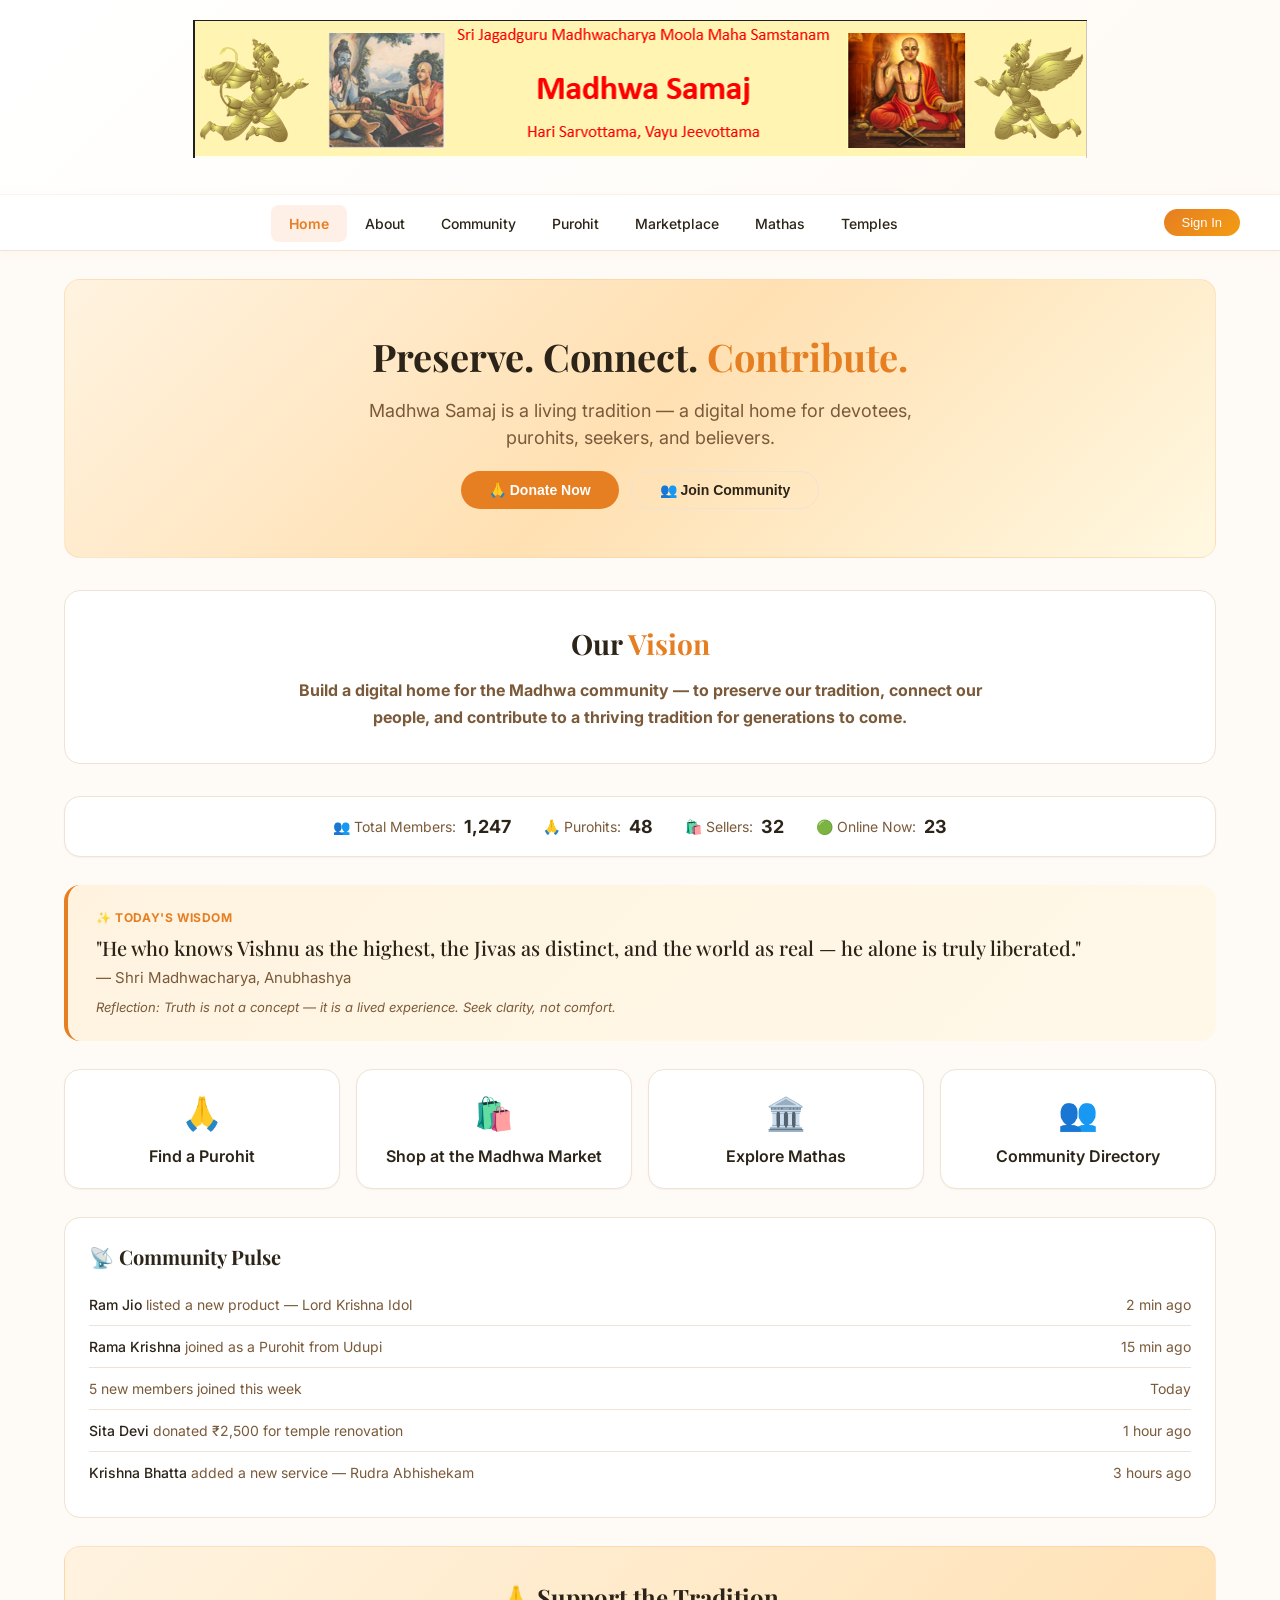
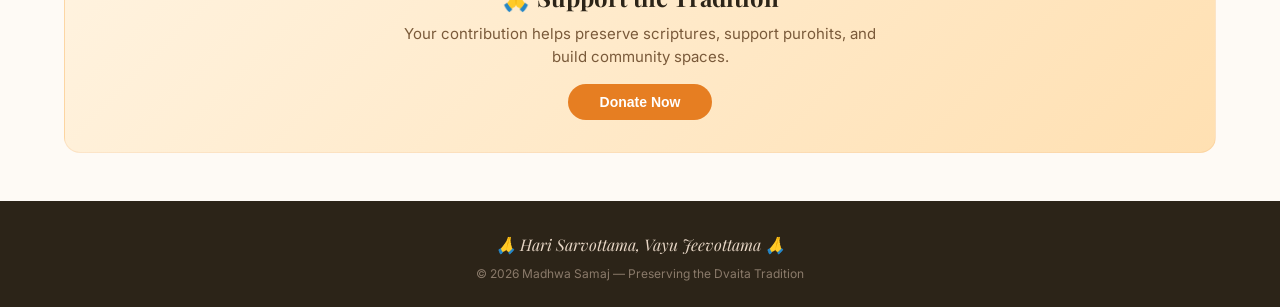
<file: index.html>
<!DOCTYPE html>
<html lang="en">
<head>
    <meta charset="UTF-8" />
    <meta name="viewport" content="width=device-width, initial-scale=1.0, viewport-fit=cover" />
    <title>Madhwa Samaj — Preserve. Connect. Contribute.</title>
    <link href="https://fonts.googleapis.com/css2?family=Inter:opsz,wght@14..32,300;14..32,400;14..32,500;14..32,600;14..32,700&family=Playfair+Display:ital,wght@0,400;0,500;0,600;0,700;1,400&display=swap" rel="stylesheet" />
    <style>
        * { margin: 0; padding: 0; box-sizing: border-box; }
        :root {
            --madhwa-primary: #e67e22;
            --madhwa-light: #f39c12;
            --madhwa-dark: #d35400;
            --google-blue: #4285f4;
            --google-red: #ea4335;
            --google-yellow: #fbbc04;
            --google-green: #34a853;
            --bg-warm: #fefaf5;
            --surface-white: #ffffff;
            --text-primary: #2c2418;
            --text-secondary: #7a5a3a;
            --border-soft: #f0e2d4;
            --shadow-sm: 0 1px 2px rgba(0,0,0,0.04);
            --shadow-md: 0 4px 14px rgba(230,126,34,0.06);
            --shadow-lg: 0 8px 28px rgba(0,0,0,0.08);
            --radius: 16px;
        }
        body {
            font-family: 'Inter', sans-serif;
            background: var(--bg-warm);
            color: var(--text-primary);
            line-height: 1.5;
            min-height: 100vh;
            display: flex;
            flex-direction: column;
        }
        .page-content {
            flex: 1;
            max-width: 1200px;
            margin: 0 auto;
            padding: 28px 24px 48px;
            width: 100%;
        }

        .hero {
            background: linear-gradient(135deg, #fff3e0 0%, #ffe0b2 50%, #fff8e1 100%);
            border-radius: var(--radius);
            padding: 48px 32px;
            margin-bottom: 32px;
            text-align: center;
            border: 1px solid rgba(230,126,34,0.12);
        }
        .hero h1 {
            font-family: 'Playfair Display', serif;
            font-size: 38px;
            font-weight: 700;
            color: var(--text-primary);
        }
        .hero h1 span { color: var(--madhwa-primary); }
        .hero p {
            font-size: 18px;
            color: var(--text-secondary);
            max-width: 600px;
            margin: 12px auto 20px;
        }
        .hero .cta-group {
            display: flex;
            gap: 12px;
            justify-content: center;
            flex-wrap: wrap;
        }
        .hero .cta-group button {
            padding: 10px 28px;
            border: none;
            border-radius: 40px;
            font-weight: 600;
            font-size: 14px;
            cursor: pointer;
            transition: transform 0.2s;
            background: var(--madhwa-primary);
            color: white;
        }
        .hero .cta-group button:hover { transform: scale(1.02); }
        .hero .cta-group .btn-outline {
            background: none;
            color: var(--text-primary);
            border: 1px solid var(--border-soft);
        }
        .hero .cta-group .btn-outline:hover { background: #fff3e0; }

        .vision {
            background: white;
            border-radius: var(--radius);
            padding: 32px;
            margin-bottom: 32px;
            border: 1px solid var(--border-soft);
            text-align: center;
        }
        .vision h2 {
            font-family: 'Playfair Display', serif;
            font-size: 28px;
            margin-bottom: 12px;
        }
        .vision h2 span { color: var(--madhwa-primary); }
        .vision p {
            font-size: 16px;
            color: var(--text-secondary);
            max-width: 700px;
            margin: 0 auto;
            line-height: 1.7;
        }

        .stats-bar {
            display: flex;
            flex-wrap: wrap;
            gap: 16px 32px;
            background: white;
            border: 1px solid var(--border-soft);
            border-radius: var(--radius);
            padding: 16px 24px;
            margin-bottom: 28px;
            box-shadow: var(--shadow-sm);
            justify-content: center;
        }
        .stats-bar .stat-item {
            display: flex;
            align-items: center;
            gap: 8px;
            font-size: 14px;
            color: var(--text-secondary);
        }
        .stats-bar .stat-item .num {
            font-weight: 700;
            color: var(--text-primary);
            font-size: 18px;
        }

        .wisdom {
            background: linear-gradient(135deg, #fff3e0, #fff8e8);
            border-radius: var(--radius);
            padding: 24px 28px;
            margin-bottom: 28px;
            border-left: 4px solid var(--madhwa-primary);
        }
        .wisdom .label {
            font-size: 12px;
            font-weight: 700;
            text-transform: uppercase;
            letter-spacing: 0.05em;
            color: var(--madhwa-primary);
        }
        .wisdom .verse {
            font-size: 20px;
            font-weight: 500;
            font-family: 'Playfair Display', serif;
            margin: 6px 0 4px;
        }
        .wisdom .meaning {
            font-size: 15px;
            color: var(--text-secondary);
        }
        .wisdom .reflection {
            font-size: 13px;
            color: var(--text-secondary);
            margin-top: 8px;
            font-style: italic;
        }

        .quick-actions {
            display: grid;
            grid-template-columns: repeat(auto-fit, minmax(200px, 1fr));
            gap: 16px;
            margin-bottom: 28px;
        }
        .quick-actions .action-card {
            background: white;
            border-radius: var(--radius);
            padding: 20px;
            text-align: center;
            border: 1px solid var(--border-soft);
            box-shadow: var(--shadow-sm);
            cursor: pointer;
            transition: transform 0.2s, box-shadow 0.2s;
        }
        .quick-actions .action-card:hover {
            transform: translateY(-3px);
            box-shadow: var(--shadow-lg);
        }
        .quick-actions .action-card .icon { font-size: 32px; }
        .quick-actions .action-card .title { font-weight: 600; margin-top: 6px; }

        .activity-feed {
            background: white;
            border-radius: var(--radius);
            padding: 24px;
            margin-bottom: 28px;
            border: 1px solid var(--border-soft);
        }
        .activity-feed h3 {
            font-family: 'Playfair Display', serif;
            font-size: 20px;
            margin-bottom: 12px;
        }
        .activity-feed .feed-item {
            display: flex;
            justify-content: space-between;
            padding: 10px 0;
            border-bottom: 1px solid var(--border-soft);
            font-size: 14px;
            color: var(--text-secondary);
        }
        .activity-feed .feed-item:last-child { border-bottom: none; }
        .activity-feed .feed-item .highlight { color: var(--text-primary); font-weight: 500; }

        .donation-section {
            background: linear-gradient(135deg, #fff3e0, #ffe0b2);
            border-radius: var(--radius);
            padding: 32px;
            text-align: center;
            border: 1px solid rgba(230,126,34,0.12);
        }
        .donation-section h3 {
            font-family: 'Playfair Display', serif;
            font-size: 24px;
        }
        .donation-section p {
            font-size: 15px;
            color: var(--text-secondary);
            max-width: 500px;
            margin: 8px auto 16px;
        }
        .donation-section button {
            padding: 10px 32px;
            border: none;
            border-radius: 40px;
            font-weight: 600;
            font-size: 14px;
            cursor: pointer;
            background: var(--madhwa-primary);
            color: white;
            transition: transform 0.2s;
        }
        .donation-section button:hover { transform: scale(1.02); }

        .modal-overlay {
            display: none;
            position: fixed;
            top: 0;
            left: 0;
            width: 100%;
            height: 100%;
            background: rgba(0,0,0,0.5);
            backdrop-filter: blur(4px);
            z-index: 1000;
            align-items: center;
            justify-content: center;
        }
        .modal-overlay.open { display: flex; }
        .modal-box {
            background: white;
            border-radius: var(--radius);
            max-width: 440px;
            width: 92%;
            padding: 32px;
            box-shadow: var(--shadow-lg);
            text-align: center;
        }
        .modal-box h2 {
            font-family: 'Playfair Display', serif;
            font-size: 26px;
            margin-bottom: 8px;
        }
        .modal-box p {
            font-size: 14px;
            color: var(--text-secondary);
            margin-bottom: 16px;
        }
        .modal-box .amount-grid {
            display: grid;
            grid-template-columns: 1fr 1fr 1fr;
            gap: 10px;
            margin-bottom: 16px;
        }
        .modal-box .amount-grid button {
            padding: 10px;
            border: 1px solid var(--border-soft);
            border-radius: 10px;
            background: white;
            font-weight: 600;
            cursor: pointer;
            transition: all 0.2s;
        }
        .modal-box .amount-grid button:hover { border-color: var(--madhwa-primary); background: #fff3e0; }
        .modal-box .amount-grid button.selected { border-color: var(--madhwa-primary); background: var(--madhwa-primary); color: white; }
        .modal-box .custom-input {
            width: 100%;
            padding: 10px;
            border: 1px solid var(--border-soft);
            border-radius: 10px;
            margin-bottom: 16px;
            font-size: 14px;
        }
        .modal-box .btn-donate {
            width: 100%;
            padding: 12px;
            border: none;
            border-radius: 40px;
            background: var(--madhwa-primary);
            color: white;
            font-weight: 700;
            font-size: 16px;
            cursor: pointer;
        }
        .modal-box .btn-close {
            background: none;
            border: none;
            color: var(--text-secondary);
            margin-top: 12px;
            cursor: pointer;
        }
        .modal-box .impact {
            font-size: 12px;
            color: var(--text-secondary);
            margin-top: 12px;
            padding-top: 12px;
            border-top: 1px solid var(--border-soft);
        }

        @media (max-width: 768px) {
            .page-content { padding: 20px 16px 40px; }
            .hero { padding: 32px 20px; }
            .hero h1 { font-size: 28px; }
            .vision h2 { font-size: 22px; }
            .stats-bar { gap: 12px 20px; }
            .stats-bar .stat-item { font-size: 12px; }
            .stats-bar .stat-item .num { font-size: 16px; }
            .modal-box .amount-grid { grid-template-columns: 1fr 1fr; }
        }
        @media (max-width: 480px) {
            .hero h1 { font-size: 24px; }
            .hero p { font-size: 15px; }
            .quick-actions { grid-template-columns: 1fr 1fr; }
            .modal-box .amount-grid { grid-template-columns: 1fr 1fr; }
            .modal-box { padding: 24px; }
        }
    </style>
</head>
<body>
    <!-- Shared Header -->
    <div id="headerPlaceholder"></div>

    <main class="page-content">
        <section class="hero">
            <h1>Preserve. Connect. <span>Contribute.</span></h1>
            <p>Madhwa Samaj is a living tradition — a digital home for devotees, purohits, seekers, and believers.</p>
            <div class="cta-group">
                <button onclick="document.getElementById('donationModal').classList.add('open')">🙏 Donate Now</button>
                <button class="btn-outline" onclick="window.location.href='ms-directory.html'">👥 Join Community</button>
            </div>
        </section>

        <section class="vision">
            <h2>Our <span>Vision</span></h2>
            <p><b>Build a digital home for the Madhwa community — to preserve our tradition, connect our people, and contribute to a thriving tradition for generations to come.</b></p>
        </section>

        <div class="stats-bar">
            <div class="stat-item">👥 Total Members: <span class="num" id="totalMembers">1,247</span></div>
            <div class="stat-item">🙏 Purohits: <span class="num" id="totalPurohits">48</span></div>
            <div class="stat-item">🛍️ Sellers: <span class="num" id="totalSellers">32</span></div>
            <div class="stat-item">🟢 Online Now: <span class="num" id="onlineNow">23</span></div>
        </div>

        <section class="wisdom">
            <div class="label">✨ Today's Wisdom</div>
            <div class="verse">"He who knows Vishnu as the highest, the Jivas as distinct, and the world as real — he alone is truly liberated."</div>
            <div class="meaning">— Shri Madhwacharya, Anubhashya</div>
            <div class="reflection">Reflection: Truth is not a concept — it is a lived experience. Seek clarity, not comfort.</div>
        </section>

        <section class="quick-actions">
            <div class="action-card" onclick="window.location.href='ms-purohit.html'">
                <div class="icon">🙏</div>
                <div class="title">Find a Purohit</div>
            </div>
            <div class="action-card" onclick="window.location.href='ms-marketplace.html'">
                <div class="icon">🛍️</div>
                <div class="title">Shop at the Madhwa Market</div>
            </div>
            <div class="action-card" onclick="window.location.href='ms-mathas-network.html'">
                <div class="icon">🏛️</div>
                <div class="title">Explore Mathas</div>
            </div>
            <div class="action-card" onclick="window.location.href='ms-directory.html'">
                <div class="icon">👥</div>
                <div class="title">Community Directory</div>
            </div>
        </section>

        <section class="activity-feed">
            <h3>📡 Community Pulse</h3>
            <div class="feed-item"><span><span class="highlight">Ram Jio</span> listed a new product — Lord Krishna Idol</span> <span>2 min ago</span></div>
            <div class="feed-item"><span><span class="highlight">Rama Krishna</span> joined as a Purohit from Udupi</span> <span>15 min ago</span></div>
            <div class="feed-item"><span>5 new members joined this week</span> <span>Today</span></div>
            <div class="feed-item"><span><span class="highlight">Sita Devi</span> donated ₹2,500 for temple renovation</span> <span>1 hour ago</span></div>
            <div class="feed-item"><span><span class="highlight">Krishna Bhatta</span> added a new service — Rudra Abhishekam</span> <span>3 hours ago</span></div>
        </section>

        <section class="donation-section">
            <h3>🙏 Support the Tradition</h3>
            <p>Your contribution helps preserve scriptures, support purohits, and build community spaces.</p>
            <button onclick="document.getElementById('donationModal').classList.add('open')">Donate Now</button>
        </section>
    </main>

    <!-- Donation Modal -->
    <div class="modal-overlay" id="donationModal">
        <div class="modal-box">
            <h2>🙏 Donate</h2>
            <p>Choose an amount to support the Madhwa Samaj community.</p>
            <div class="amount-grid">
                <button onclick="selectAmount(this, 500)">₹500</button>
                <button onclick="selectAmount(this, 1000)">₹1,000</button>
                <button onclick="selectAmount(this, 2500)">₹2,500</button>
                <button onclick="selectAmount(this, 5000)">₹5,000</button>
                <button onclick="selectAmount(this, 10000)">₹10,000</button>
                <button onclick="selectAmount(this, 'custom')">Custom</button>
            </div>
            <input type="number" class="custom-input" id="customAmount" placeholder="Enter custom amount (₹)" style="display:none;" />
            <button class="btn-donate" onclick="processDonation()">Donate with Razorpay</button>
            <button class="btn-close" onclick="document.getElementById('donationModal').classList.remove('open')">Cancel</button>
            <div class="impact">💚 Your donation supports temple renovations, purohit training, and community events.</div>
        </div>
    </div>

    <footer class="site-footer">
        <div class="footer-mantra">🙏 Hari Sarvottama, Vayu Jeevottama 🙏</div>
        <div class="footer-copy">© 2026 Madhwa Samaj — Preserving the Dvaita Tradition</div>
    </footer>

    <div class="toast" id="toast">✨ Thank you for your support!</div>

    <script>
        // =============================================
        // HAMBURGER — DEFINED IN PAGE
        // =============================================
        function initHamburger() {
            const hamburger = document.getElementById('hamburgerBtn');
            const navLinks = document.getElementById('navLinks');
            if (!hamburger || !navLinks) return;

            // Remove old listeners by cloning
            const newHamburger = hamburger.cloneNode(true);
            hamburger.parentNode.replaceChild(newHamburger, hamburger);
            const newNavLinks = navLinks.cloneNode(true);
            navLinks.parentNode.replaceChild(newNavLinks, navLinks);

            const finalHamburger = document.getElementById('hamburgerBtn');
            const finalNavLinks = document.getElementById('navLinks');

            finalHamburger.addEventListener('click', function(e) {
                e.stopPropagation();
                finalNavLinks.classList.toggle('active');
            });

            finalNavLinks.querySelectorAll('a').forEach(link => {
                link.addEventListener('click', () => {
                    finalNavLinks.classList.remove('active');
                });
            });

            document.addEventListener('click', function(e) {
                if (!finalNavLinks.contains(e.target) && !finalHamburger.contains(e.target)) {
                    finalNavLinks.classList.remove('active');
                }
            });
        }

        function highlightCurrentPage() {
            const currentPage = window.location.pathname.split('/').pop() || 'index.html';
            document.querySelectorAll('.nav-links a').forEach(link => {
                const href = link.getAttribute('href');
                if (href === currentPage || (currentPage === 'index.html' && href === 'index.html')) {
                    link.classList.add('active');
                } else {
                    link.classList.remove('active');
                }
            });
        }

        // =============================================
        // DONATION LOGIC
        // =============================================
        let selectedAmount = 0;

        function selectAmount(el, amount) {
            document.querySelectorAll('.amount-grid button').forEach(b => b.classList.remove('selected'));
            el.classList.add('selected');
            if (amount === 'custom') {
                document.getElementById('customAmount').style.display = 'block';
                document.getElementById('customAmount').focus();
                selectedAmount = 0;
            } else {
                document.getElementById('customAmount').style.display = 'none';
                selectedAmount = amount;
            }
        }

        function processDonation() {
            const custom = document.getElementById('customAmount').value;
            let finalAmount = selectedAmount;
            if (custom && parseInt(custom) > 0) {
                finalAmount = parseInt(custom);
            }
            if (!finalAmount || finalAmount < 10) {
                showToast('Please select or enter a valid amount (minimum ₹10).');
                return;
            }
            showToast(`🔒 Redirecting to Razorpay for ₹${finalAmount}...`);
            setTimeout(() => {
                document.getElementById('donationModal').classList.remove('open');
                showToast('🙏 Thank you for your generous donation!');
            }, 1500);
        }

        function showToast(msg) {
            const toast = document.getElementById('toast');
            toast.textContent = msg;
            toast.classList.add('show');
            clearTimeout(toast._timer);
            toast._timer = setTimeout(() => toast.classList.remove('show'), 3000);
        }

        document.getElementById('donationModal').addEventListener('click', function(e) {
            if (e.target === this) this.classList.remove('open');
        });

        // =============================================
        // LOAD HEADER
        // =============================================
        fetch('components/header.html')
            .then(res => res.text())
            .then(data => {
                document.getElementById('headerPlaceholder').innerHTML = data;
                initHamburger();
                highlightCurrentPage();
            })
            .catch(err => console.error('Failed to load header:', err));
    </script>

    <style>
        .toast {
            position: fixed;
            bottom: 100px;
            left: 50%;
            transform: translateX(-50%);
            background: #2c2418;
            color: white;
            padding: 14px 28px;
            border-radius: 40px;
            font-size: 13px;
            font-weight: 500;
            box-shadow: 0 8px 28px rgba(0,0,0,0.2);
            z-index: 300;
            opacity: 0;
            pointer-events: none;
            transition: all 0.4s ease;
        }
        .toast.show { opacity: 1; bottom: 120px; }
        .site-footer {
            background: #2c2418;
            color: #b8a994;
            padding: 32px 24px 24px;
            text-align: center;
            font-size: 13px;
            margin-top: auto;
        }
        .site-footer .footer-mantra {
            font-family: 'Playfair Display', serif;
            font-size: 16px;
            font-style: italic;
            color: #e6d5c4;
            margin-bottom: 8px;
        }
        .site-footer .footer-copy {
            font-size: 12px;
            color: #8a7a6a;
        }
        @media (max-width: 480px) {
            .site-footer { padding: 24px 16px 20px; }
            .site-footer .footer-mantra { font-size: 14px; }
            .modal-box .amount-grid { grid-template-columns: 1fr 1fr; }
        }
    </style>
</body>
</html>
</file>
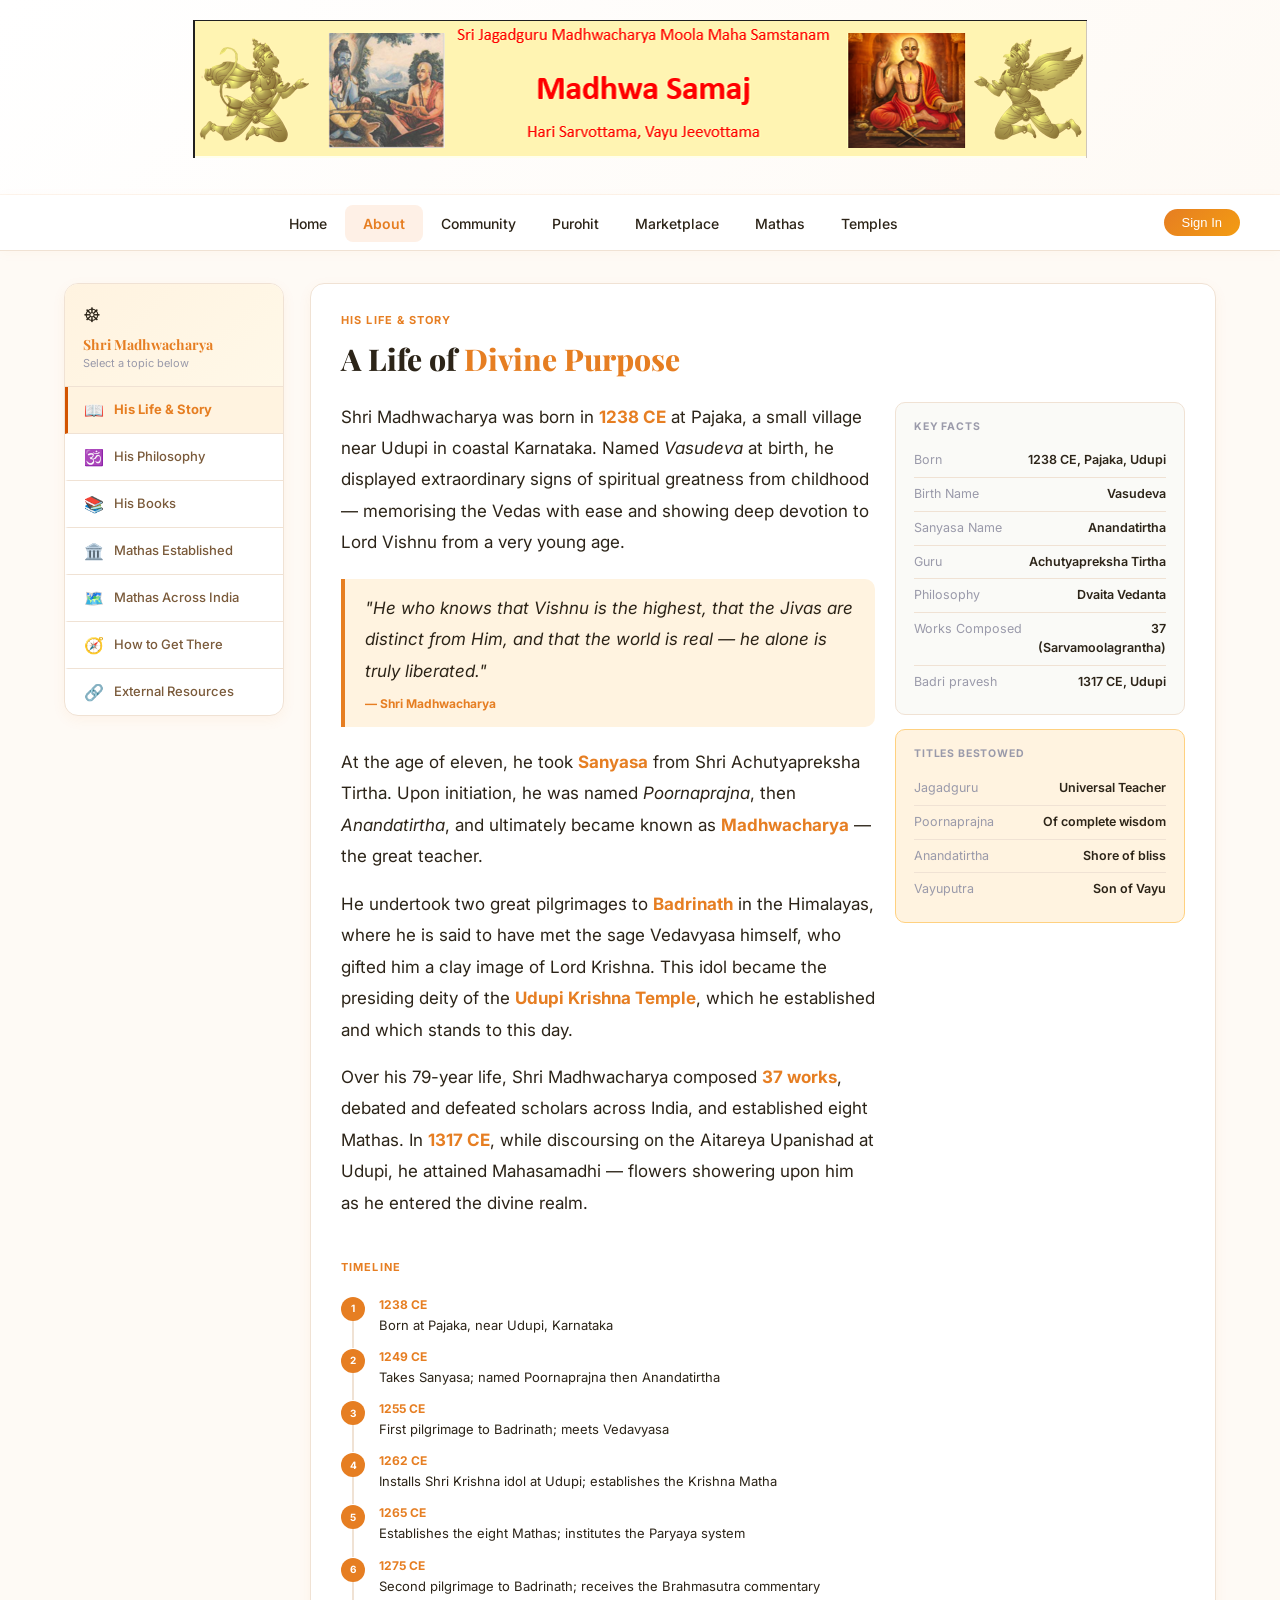
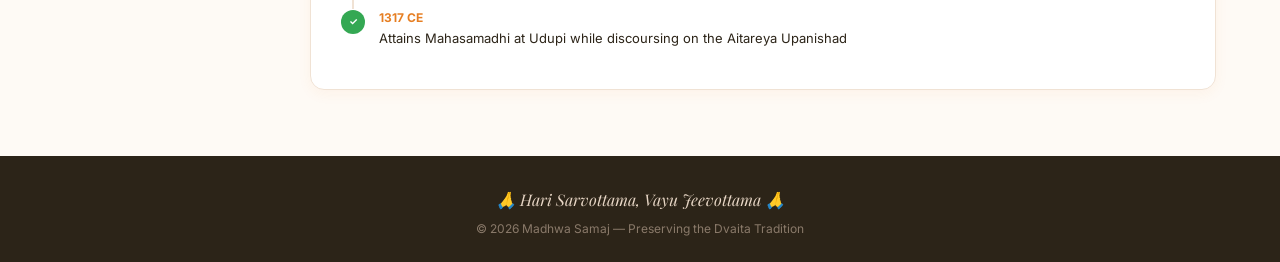
<file: ms-about.html>
<!DOCTYPE html>
<html lang="en">
<head>
    <meta charset="UTF-8">
    <meta name="viewport" content="width=device-width, initial-scale=1.0, viewport-fit=cover">
    <title>MadhwaSamaj – Shri Madhwacharya</title>
    <link href="https://fonts.googleapis.com/css2?family=Inter:opsz,wght@14..32,300;14..32,400;14..32,500;14..32,600;14..32,700&family=Playfair+Display:ital,wght@0,400;0,500;0,600;0,700;1,400&display=swap" rel="stylesheet">
    <style>
        * { margin: 0; padding: 0; box-sizing: border-box; }
        :root {
            --madhwa-primary: #e67e22;
            --madhwa-light: #f39c12;
            --madhwa-dark: #d35400;
            --bg-warm: #fefaf5;
            --surface-white: #ffffff;
            --text-primary: #2c2418;
            --text-secondary: #7a5a3a;
            --border-soft: #f0e2d4;
            --shadow-sm: 0 1px 2px rgba(0,0,0,0.04);
            --shadow-md: 0 4px 14px rgba(230,126,34,0.06);
            --radius: 14px;
        }
        body {
            font-family: 'Inter', sans-serif;
            background: var(--bg-warm);
            color: var(--text-primary);
            line-height: 1.5;
            min-height: 100vh;
            display: flex;
            flex-direction: column;
        }
        .page-content {
            flex: 1;
            max-width: 1200px;
            margin: 0 auto;
            padding: 32px 24px 48px;
            width: 100%;
        }
        .body-wrap {
            display: grid;
            grid-template-columns: 220px 1fr;
            gap: 26px;
            align-items: start;
        }
        .sidebar {
            position: sticky;
            top: 80px;
            background: white;
            border-radius: var(--radius);
            border: 1px solid var(--border-soft);
            box-shadow: var(--shadow-md);
            overflow: hidden;
        }
        .sidebar-header {
            padding: 16px 18px 14px;
            background: linear-gradient(135deg, #fff3e0, #fff8e8);
            border-bottom: 1px solid var(--border-soft);
        }
        .sh-chakra { font-size: 20px; margin-bottom: 4px; }
        .sh-title { font-family: 'Playfair Display', serif; font-size: 14px; font-weight: 700; color: var(--madhwa-primary); }
        .sh-sub { font-size: 11px; color: #9a9aaa; }
        .nav-item {
            display: flex; align-items: center; gap: 10px; padding: 11px 16px;
            cursor: pointer; border-left: 3px solid transparent;
            font-size: 13px; font-weight: 500; color: var(--text-secondary);
            border-bottom: 1px solid var(--border-soft);
            transition: all 0.1s;
        }
        .nav-item:last-child { border-bottom: none; }
        .nav-item:hover { background: #fff3e0; color: var(--madhwa-primary); border-left-color: var(--madhwa-light); }
        .nav-item.active { background: #fff3e0; color: var(--madhwa-primary); border-left-color: var(--madhwa-dark); font-weight: 700; }
        .ni { font-size: 16px; flex-shrink: 0; }
        .content-area { min-height: 500px; }
        .sec { display: none; }
        .sec.active { display: block; animation: sectionIn 0.28s ease both; }
        @keyframes sectionIn { from { opacity: 0; transform: translateX(12px); } to { opacity: 1; transform: translateX(0); } }
        .cc { background: white; border-radius: var(--radius); border: 1px solid var(--border-soft); box-shadow: var(--shadow-md); padding: 28px 30px; margin-bottom: 18px; }
        .eyebrow { font-size: 11px; font-weight: 700; letter-spacing: 0.1em; text-transform: uppercase; color: var(--madhwa-primary); margin-bottom: 8px; }
        .sec-title { font-family: 'Playfair Display', serif; font-size: clamp(22px, 3vw, 30px); font-weight: 800; color: var(--text-primary); margin-bottom: 20px; }
        .sec-title span { color: var(--madhwa-primary); }
        .prose p { font-size: 17px; line-height: 1.85; color: var(--text-primary); margin-bottom: 16px; }
        .prose p strong { color: var(--madhwa-primary); }
        .qblock { border-left: 4px solid var(--madhwa-primary); padding: 14px 20px; background: #fff3e0; border-radius: 0 10px 10px 0; margin: 20px 0; }
        .qblock p { font-size: 17px; font-style: italic; color: var(--text-primary); margin: 0; }
        .qblock cite { display: block; margin-top: 8px; font-size: 12px; font-style: normal; color: var(--madhwa-primary); font-weight: 700; }
        .fact-box { background: #fafaf7; border-radius: 10px; border: 1px solid var(--border-soft); padding: 16px 18px; margin-bottom: 14px; }
        .fact-box h4 { font-size: 10.5px; font-weight: 700; text-transform: uppercase; letter-spacing: 0.08em; color: #9a9aaa; margin-bottom: 10px; }
        .frow { display: flex; justify-content: space-between; align-items: flex-start; padding: 7px 0; border-bottom: 1px solid var(--border-soft); gap: 10px; }
        .frow:last-child { border-bottom: none; }
        .fl { font-size: 12.5px; color: #9a9aaa; flex-shrink: 0; }
        .fv { font-size: 12.5px; font-weight: 600; color: var(--text-primary); text-align: right; }
        .twocol { display: grid; grid-template-columns: 1fr 290px; gap: 20px; align-items: start; }
        .tl { margin: 20px 0 0; }
        .tl-item { display: flex; gap: 14px; margin-bottom: 14px; position: relative; }
        .tl-item::before { content: ''; position: absolute; left: 11px; top: 24px; bottom: -14px; width: 2px; background: var(--border-soft); }
        .tl-item:last-child::before { display: none; }
        .tl-dot { width: 24px; height: 24px; border-radius: 50%; background: var(--madhwa-primary); display: flex; align-items: center; justify-content: center; flex-shrink: 0; font-size: 10px; font-weight: 700; color: white; position: relative; z-index: 1; margin-top: 1px; }
        .tl-year { font-size: 12px; font-weight: 700; color: var(--madhwa-primary); }
        .tl-event { font-size: 13px; color: var(--text-primary); line-height: 1.4; margin-top: 2px; }
        .tgrid { display: grid; grid-template-columns: 1fr 1fr; gap: 12px; margin-top: 20px; }
        .tcard { border-radius: 12px; padding: 18px; transition: transform 0.18s, box-shadow 0.18s; }
        .tcard:hover { transform: translateY(-3px); box-shadow: 0 8px 24px rgba(0,0,0,0.09); }
        .tcard .tn { font-family: 'Playfair Display', serif; font-size: 32px; font-weight: 800; opacity: 0.1; line-height: 1; }
        .tcard .ti { font-size: 24px; margin: 4px 0 8px; }
        .tcard h3 { font-size: 13.5px; font-weight: 700; margin-bottom: 6px; }
        .tcard p { font-size: 12px; line-height: 1.6; opacity: 0.85; }
        .tc1 { background: linear-gradient(135deg, #fff3e0, #ffe0b2); } .tc1 h3 { color: var(--madhwa-dark); }
        .tc2 { background: linear-gradient(135deg, #e8f5e9, #c8e6c9); } .tc2 h3 { color: #0a5c04; }
        .tc3 { background: linear-gradient(135deg, #e8eaf6, #c5cae9); } .tc3 h3 { color: #000080; }
        .tc4 { background: linear-gradient(135deg, #fff8e1, #ffecb3); } .tc4 h3 { color: #e65100; }
        .tc5 { background: linear-gradient(135deg, #fce4ec, #f8bbd9); } .tc5 h3 { color: #880e4f; }
        .tc6 { background: linear-gradient(135deg, #e0f7fa, #b2ebf2); } .tc6 h3 { color: #006064; }
        .witem { display: flex; gap: 12px; padding: 13px 0; border-bottom: 1px solid var(--border-soft); align-items: flex-start; }
        .witem:last-child { border-bottom: none; }
        .wnum { width: 26px; height: 26px; border-radius: 7px; background: #fff3e0; color: var(--madhwa-primary); display: flex; align-items: center; justify-content: center; font-size: 11px; font-weight: 800; flex-shrink: 0; margin-top: 2px; }
        .wtype { font-size: 10px; font-weight: 700; text-transform: uppercase; letter-spacing: 0.06em; color: #0a5c04; margin-bottom: 2px; }
        .wtitle { font-size: 13.5px; font-weight: 700; margin-bottom: 3px; }
        .wdesc { font-size: 12.5px; color: var(--text-secondary); line-height: 1.5; }
        .mgrid { display: grid; grid-template-columns: 1fr 1fr; gap: 12px; }
        .mcard { background: white; border: 1px solid var(--border-soft); border-radius: 12px; padding: 15px; box-shadow: var(--shadow-sm); transition: transform 0.18s, box-shadow 0.18s; }
        .mcard:hover { transform: translateY(-2px); box-shadow: 0 6px 20px rgba(0,0,0,0.1); }
        .mnum { width: 28px; height: 28px; border-radius: 7px; background: linear-gradient(135deg, var(--madhwa-primary), var(--madhwa-dark)); color: white; display: flex; align-items: center; justify-content: center; font-size: 12px; font-weight: 800; margin-bottom: 9px; }
        .mname { font-size: 13.5px; font-weight: 700; color: var(--text-primary); margin-bottom: 2px; }
        .mdeity { font-size: 11.5px; color: var(--madhwa-primary); font-weight: 600; margin-bottom: 5px; }
        .mdesc { font-size: 11.5px; color: var(--text-secondary); line-height: 1.5; }
        .cat-block { margin-bottom: 24px; }
        .cat-head { font-family: 'Playfair Display', serif; font-size: 17px; font-weight: 700; color: var(--text-primary); padding-bottom: 8px; border-bottom: 2px solid #fff3e0; margin-bottom: 14px; }
        .cat-head span { color: var(--madhwa-primary); }
        .cat-intro { font-size: 16px; line-height: 1.75; color: var(--text-secondary); margin-bottom: 12px; }
        .mlist-item { display: flex; gap: 12px; padding: 10px 0; border-bottom: 1px solid var(--border-soft); align-items: flex-start; }
        .mlist-item:last-child { border-bottom: none; }
        .mbullet { width: 22px; height: 22px; border-radius: 50%; background: #fff3e0; color: var(--madhwa-primary); display: flex; align-items: center; justify-content: center; font-size: 10px; font-weight: 800; flex-shrink: 0; margin-top: 2px; }
        .mlist-name { font-size: 13.5px; font-weight: 700; color: var(--text-primary); }
        .mlist-sub { font-size: 12px; color: var(--text-secondary); margin-top: 2px; }
        .loc-card { background: white; border: 1px solid var(--border-soft); border-radius: 12px; padding: 16px; margin-bottom: 12px; display: flex; gap: 14px; align-items: flex-start; box-shadow: var(--shadow-sm); }
        .loc-icon { font-size: 28px; flex-shrink: 0; }
        .loc-name { font-size: 15px; font-weight: 700; color: var(--text-primary); margin-bottom: 3px; }
        .loc-sub { font-size: 13px; color: var(--text-secondary); line-height: 1.5; }
        .loc-tags { display: flex; gap: 6px; margin-top: 8px; flex-wrap: wrap; }
        .ltag { padding: 3px 10px; border-radius: 10px; font-size: 11px; font-weight: 600; background: #e8f5e9; color: #0a5c04; }
        .ltag-s { background: #fff3e0; color: var(--madhwa-primary); }
        .ltag-n { background: #e8eaf6; color: #000080; }
        .toast { position: fixed; bottom: 28px; right: 28px; z-index: 300; background: #3d1a00; color: white; padding: 12px 20px; border-radius: 12px; font-size: 13px; font-weight: 500; box-shadow: 0 8px 24px rgba(0,0,0,0.15); transform: translateY(80px); opacity: 0; transition: all 0.3s cubic-bezier(0.34, 1.56, 0.64, 1); pointer-events: none; }
        .toast.show { transform: translateY(0); opacity: 1; }
        @media (max-width: 900px) {
            .body-wrap { grid-template-columns: 1fr; }
            .sidebar { position: relative; top: 0; display: flex; flex-direction: column; }
            .twocol { grid-template-columns: 1fr; }
            .tgrid { grid-template-columns: 1fr; }
            .mgrid { grid-template-columns: 1fr; }
            .page-content { padding: 20px 16px 40px; }
            .cc { padding: 20px 18px; }
        }
        @media (max-width: 480px) {
            .cc { padding: 16px 14px; }
            .prose p { font-size: 15px; }
            .qblock p { font-size: 15px; }
        }
    </style>
</head>
<body>
    <div id="headerPlaceholder"></div>
    <main class="page-content">
        <div class="body-wrap">
            <div class="sidebar">
                <div class="sidebar-header">
                    <div class="sh-chakra">☸</div>
                    <div class="sh-title">Shri Madhwacharya</div>
                    <div class="sh-sub">Select a topic below</div>
                </div>
                <div class="nav-item active" onclick="showSec('life',this)"><span class="ni">📖</span> His Life &amp; Story</div>
                <div class="nav-item" onclick="showSec('philosophy',this)"><span class="ni">🕉️</span> His Philosophy</div>
                <div class="nav-item" onclick="showSec('books',this)"><span class="ni">📚</span> His Books</div>
                <div class="nav-item" onclick="showSec('mathas',this)"><span class="ni">🏛️</span> Mathas Established</div>
                <div class="nav-item" onclick="showSec('mathas-india',this)"><span class="ni">🗺️</span> Mathas Across India</div>
                <div class="nav-item" onclick="showSec('howtogo',this)"><span class="ni">🧭</span> How to Get There</div>
                <div class="nav-item" onclick="showSec('external-resources',this)"><span class="ni">🔗</span> External Resources</div>
            </div>
            <div class="content-area">
                <div class="sec active" id="sec-life">
                    <div class="cc">
                        <div class="eyebrow">His Life &amp; Story</div>
                        <div class="sec-title">A Life of <span>Divine Purpose</span></div>
                        <div class="twocol">
                            <div class="prose">
                                <p>Shri Madhwacharya was born in <strong>1238 CE</strong> at Pajaka, a small village near Udupi in coastal Karnataka. Named <em>Vasudeva</em> at birth, he displayed extraordinary signs of spiritual greatness from childhood — memorising the Vedas with ease and showing deep devotion to Lord Vishnu from a very young age.</p>
                                <div class="qblock"><p>"He who knows that Vishnu is the highest, that the Jivas are distinct from Him, and that the world is real — he alone is truly liberated."</p><cite>— Shri Madhwacharya</cite></div>
                                <p>At the age of eleven, he took <strong>Sanyasa</strong> from Shri Achutyapreksha Tirtha. Upon initiation, he was named <em>Poornaprajna</em>, then <em>Anandatirtha</em>, and ultimately became known as <strong>Madhwacharya</strong> — the great teacher.</p>
                                <p>He undertook two great pilgrimages to <strong>Badrinath</strong> in the Himalayas, where he is said to have met the sage Vedavyasa himself, who gifted him a clay image of Lord Krishna. This idol became the presiding deity of the <strong>Udupi Krishna Temple</strong>, which he established and which stands to this day.</p>
                                <p>Over his 79-year life, Shri Madhwacharya composed <strong>37 works</strong>, debated and defeated scholars across India, and established eight Mathas. In <strong>1317 CE</strong>, while discoursing on the Aitareya Upanishad at Udupi, he attained Mahasamadhi — flowers showering upon him as he entered the divine realm.</p>
                            </div>
                            <div>
                                <div class="fact-box">
                                    <h4>Key Facts</h4>
                                    <div class="frow"><span class="fl">Born</span><span class="fv">1238 CE, Pajaka, Udupi</span></div>
                                    <div class="frow"><span class="fl">Birth Name</span><span class="fv">Vasudeva</span></div>
                                    <div class="frow"><span class="fl">Sanyasa Name</span><span class="fv">Anandatirtha</span></div>
                                    <div class="frow"><span class="fl">Guru</span><span class="fv">Achutyapreksha Tirtha</span></div>
                                    <div class="frow"><span class="fl">Philosophy</span><span class="fv">Dvaita Vedanta</span></div>
                                    <div class="frow"><span class="fl">Works Composed</span><span class="fv">37 (Sarvamoolagrantha)</span></div>
                                    <div class="frow"><span class="fl">Badri pravesh</span><span class="fv">1317 CE, Udupi</span></div>
                                </div>
                                <div class="fact-box" style="background:#fff3e0;border-color:#FFD180;">
                                    <h4>Titles Bestowed</h4>
                                    <div class="frow"><span class="fl">Jagadguru</span><span class="fv">Universal Teacher</span></div>
                                    <div class="frow"><span class="fl">Poornaprajna</span><span class="fv">Of complete wisdom</span></div>
                                    <div class="frow"><span class="fl">Anandatirtha</span><span class="fv">Shore of bliss</span></div>
                                    <div class="frow"><span class="fl">Vayuputra</span><span class="fv">Son of Vayu</span></div>
                                </div>
                            </div>
                        </div>
                        <div style="margin-top:24px;">
                            <div class="eyebrow">Timeline</div>
                            <div class="tl">
                                <div class="tl-item"><div class="tl-dot">1</div><div><div class="tl-year">1238 CE</div><div class="tl-event">Born at Pajaka, near Udupi, Karnataka</div></div></div>
                                <div class="tl-item"><div class="tl-dot">2</div><div><div class="tl-year">1249 CE</div><div class="tl-event">Takes Sanyasa; named Poornaprajna then Anandatirtha</div></div></div>
                                <div class="tl-item"><div class="tl-dot">3</div><div><div class="tl-year">1255 CE</div><div class="tl-event">First pilgrimage to Badrinath; meets Vedavyasa</div></div></div>
                                <div class="tl-item"><div class="tl-dot">4</div><div><div class="tl-year">1262 CE</div><div class="tl-event">Installs Shri Krishna idol at Udupi; establishes the Krishna Matha</div></div></div>
                                <div class="tl-item"><div class="tl-dot">5</div><div><div class="tl-year">1265 CE</div><div class="tl-event">Establishes the eight Mathas; institutes the Paryaya system</div></div></div>
                                <div class="tl-item"><div class="tl-dot">6</div><div><div class="tl-year">1275 CE</div><div class="tl-event">Second pilgrimage to Badrinath; receives the Brahmasutra commentary</div></div></div>
                                <div class="tl-item"><div class="tl-dot" style="background:#34a853;">✓</div><div><div class="tl-year">1317 CE</div><div class="tl-event">Attains Mahasamadhi at Udupi while discoursing on the Aitareya Upanishad</div></div></div>
                            </div>
                        </div>
                    </div>
                </div>
                <div class="sec" id="sec-philosophy">
                    <div class="cc">
                        <div class="eyebrow">His Philosophy</div>
                        <div class="sec-title">The Teachings of <span>Dvaita Vedanta</span></div>
                        <div class="prose"><p>Shri Madhwacharya's philosophical system — <strong>Dvaita Vedanta</strong> (dualism) — stands in direct contrast to Adi Shankaracharya's Advaita (non-dualism). He asserted the <em>eternal, real distinction</em> between God, individual souls, and the universe.</p></div>
                        <div class="tgrid">
                            <div class="tcard tc1"><div class="tn">01</div><div class="ti">🕉️</div><h3>Vishnu Sarvottama</h3><p>Lord Vishnu alone is the Supreme Being — independent, self-luminous, and the ultimate cause of all creation.</p></div>
                            <div class="tcard tc2"><div class="tn">02</div><div class="ti">⚖️</div><h3>True Dualism</h3><p>There is an eternal, real distinction between God, individual souls, and the world. These three are not illusory — they are genuinely distinct.</p></div>
                            <div class="tcard tc3"><div class="tn">03</div><div class="ti">🌍</div><h3>Jagat Satyatva</h3><p>The world is real, not Maya or illusion. This was Madhwacharya's direct counter to Advaita Vedanta.</p></div>
                            <div class="tcard tc4"><div class="tn">04</div><div class="ti">🙏</div><h3>Bhakti as the Path</h3><p>Sincere devotion to Vishnu is the supreme means of liberation. Genuine love for the Lord is the highest spiritual practice.</p></div>
                            <div class="tcard tc5"><div class="tn">05</div><div class="ti">📚</div><h3>Pramana — Valid Knowledge</h3><p>Madhwacharya accepted perception, inference, and scripture as valid sources of knowledge, with the Vedas as supreme.</p></div>
                            <div class="tcard tc6"><div class="tn">06</div><div class="ti">🔱</div><h3>Pañcha-bheda</h3><p>Five eternal differences: God &amp; soul, God &amp; matter, soul &amp; matter, soul &amp; soul, matter &amp; matter.</p></div>
                        </div>
                        <div class="qblock" style="margin-top:24px;"><p>"Vishnu alone is the Supreme. The Vedas alone are the source of knowledge. The world is real. The difference between the individual soul and the Lord is eternal and real."</p><cite>— Shri Madhwacharya, Anubhashya</cite></div>
                    </div>
                </div>
                <div class="sec" id="sec-books">
                    <div class="cc">
                        <div class="eyebrow">His Literary Legacy</div>
                        <div class="sec-title">The <span>Sarvamoolagrantha</span></div>
                        <div class="prose"><p>Shri Madhwacharya composed <strong>37 works</strong> collectively known as the <em>Sarvamoolagrantha</em> — "the root of all texts." These span Vedic commentaries, devotional hymns, logical treatises, and independent philosophical works.</p></div>
                        <div style="margin-top:20px;">
                            <div class="witem"><div class="wnum">1</div><div><div class="wtype">Bhashya · Commentary</div><div class="wtitle">Brahmasutra Bhashya</div><div class="wdesc">His foundational commentary on Badarayana's Brahma Sutras — the cornerstone of the Dvaita philosophical system.</div></div></div>
                            <div class="witem"><div class="wnum">2</div><div><div class="wtype">Bhashya</div><div class="wtitle">Gita Bhashya</div><div class="wdesc">Commentary on the Bhagavad Gita through the lens of Dvaita Vedanta and supreme devotion to Shri Krishna.</div></div></div>
                            <div class="witem"><div class="wnum">3</div><div><div class="wtype">Bhashya</div><div class="wtitle">Upanishad Bhashyas (10 works)</div><div class="wdesc">Commentaries on all ten principal Upanishads.</div></div></div>
                            <div class="witem"><div class="wnum">4</div><div><div class="wtype">Stotra · Devotional Hymn</div><div class="wtitle">Dwadasha Stotra</div><div class="wdesc">Twelve beautiful Sanskrit hymns in praise of Lord Vishnu, still sung daily in Madhwa temples and Mathas.</div></div></div>
                            <div class="witem"><div class="wnum">5</div><div><div class="wtype">Prakarana · Independent Work</div><div class="wtitle">Vishnu Tattva Nirnaya</div><div class="wdesc">A definitive work establishing the supreme status of Vishnu and methodically refuting rival philosophical positions.</div></div></div>
                            <div class="witem"><div class="wnum">6</div><div><div class="wtype">Prakarana</div><div class="wtitle">Mahabharata Tatparya Nirnaya</div><div class="wdesc">A 32-chapter work determining the inner meaning of the Mahabharata and Ramayana through Dvaita philosophy.</div></div></div>
                            <div class="witem"><div class="wnum">7</div><div><div class="wtype">Prakarana</div><div class="wtitle">Bhagavata Tatparya Nirnaya</div><div class="wdesc">Exposition of the inner meaning of the Bhagavata Purana.</div></div></div>
                            <div class="witem"><div class="wnum">8</div><div><div class="wtype">Prakarana</div><div class="wtitle">Pramana Lakshana</div><div class="wdesc">A logical treatise precisely defining the valid sources of knowledge in Madhwa epistemology.</div></div></div>
                            <div class="witem"><div class="wnum">9</div><div><div class="wtype">Prakarana</div><div class="wtitle">Katha Lakshana</div><div class="wdesc">A treatise on the rules of philosophical debate and methodology for validating arguments.</div></div></div>
                            <div class="witem"><div class="wnum">10</div><div><div class="wtype">Prakarana</div><div class="wtitle">Upadhikhandana &amp; Mithyatvanumana Khandana</div><div class="wdesc">Two works refuting the Advaitic concepts of Upadhi and the supposed illusoriness of the world.</div></div></div>
                        </div>
                        <p style="text-align:center;font-size:13px;color:#9a9aaa;margin-top:16px;padding-top:14px;border-top:1px solid var(--border-soft);">+ 27 more works including the Rigbhashya, Karma Nirnaya, Tantrasara Sangraha, and several Tilaka commentaries.</p>
                    </div>
                </div>
                <div class="sec" id="sec-mathas">
                    <div class="cc">
                        <div class="eyebrow">Mathas Established</div>
                        <div class="sec-title">The <span>Ashta Mathas</span> of Udupi</div>
                        <div class="prose"><p>Shri Madhwacharya established the <strong>Ashta Mathas</strong> (Eight Monasteries) in Udupi to ensure the eternal and uninterrupted worship of Lord Krishna and to systematically propagate his Dvaita philosophy.</p></div>
                        <div class="fact-box" style="margin:18px 0;">
                            <h4>Primary Reasons for Establishment</h4>
                            <div class="frow"><span class="fl">Continuous Worship</span><span class="fv">Entrusted 8 disciples to perform 13 daily rituals</span></div>
                            <div class="frow"><span class="fl">Propagate Dvaita</span><span class="fv">Centers of Vedas, Vedanta &amp; Tatvavada</span></div>
                            <div class="frow"><span class="fl">Paryaya System</span><span class="fv">Formal rotation — originally 2 months, now 2 years per Matha</span></div>
                            <div class="frow"><span class="fl">Dvandva Mathas</span><span class="fv">Initiated in pairs so each has a backup — no break in sacred service</span></div>
                        </div>
                        <div class="qblock" style="margin-bottom:22px;"><p>He entrusted eight of his direct Sanyasi disciples with the responsibility of performing the 13 daily rituals and managing the Udupi Shri Krishna Temple. By initiating the Swamijis in pairs (called <em>Dvandva Mathas</em>), he ensured that if one head faced difficulties, the paired Swamiji could step in — preventing any break in sacred activities.</p></div>
                        <div class="eyebrow" style="margin-bottom:14px;">The Eight Mathas — Named After Their Villages of Origin</div>
                        <div class="mgrid">
                            <div class="mcard"><div class="mnum">1</div><div class="mname">Palimaru Matha</div><div class="mdeity">Worships Shri Rama</div><div class="mdesc">The foremost of the eight Mathas, established first by Shri Madhwacharya. Named after the village of Palimaru near Udupi.</div></div>
                            <div class="mcard"><div class="mnum">2</div><div class="mname">Adamaru Matha</div><div class="mdeity">Worships Chaturbhuja Kaliyamardana Krishna</div><div class="mdesc">Named after Adamaru village. Known for deep Vedic scholarship.</div></div>
                            <div class="mcard"><div class="mnum">3</div><div class="mname">Krishnapura Matha</div><div class="mdeity">Worships Kaliyamardana Krishna</div><div class="mdesc">One of the eight Udupi Mathas with a long history of service to the Shri Krishna temple tradition.</div></div>
                            <div class="mcard"><div class="mnum">4</div><div class="mname">Puttige Matha</div><div class="mdeity">Worships Panduranga Vitthala</div><div class="mdesc">Named after the village Puttige. Renowned for adherence to traditional Dvaita philosophy.</div></div>
                            <div class="mcard"><div class="mnum">5</div><div class="mname">Shiroor Matha</div><div class="mdeity">Worships Vitthala</div><div class="mdesc">Maintains deep traditions of Vedic learning and ritual practice exactly as established by Shri Madhwacharya.</div></div>
                            <div class="mcard"><div class="mnum">6</div><div class="mname">Sodhe Matha</div><div class="mdeity">Worships Bhuvaraha</div><div class="mdesc">Located in Sirsi. Plays a key role in spreading Dvaita Vedanta across North Karnataka.</div></div>
                            <div class="mcard"><div class="mnum">7</div><div class="mname">Kaniyooru Matha</div><div class="mdeity">Worships Narasimha</div><div class="mdesc">Holds the sacred right to the Paryaya rotation at the Udupi Krishna temple.</div></div>
                            <div class="mcard"><div class="mnum">8</div><div class="mname">Pejavara Matha</div><div class="mdeity">Worships Vitthala</div><div class="mdesc">One of the most internationally prominent Madhwa Mathas — widely known for its Vedantic scholarship and outreach.</div></div>
                        </div>
                    </div>
                </div>
                <div class="sec" id="sec-mathas-india">
                    <div class="cc">
                        <div class="eyebrow">Mathas Across India</div>
                        <div class="sec-title">Beyond Udupi — <span>The Wider Matha Network</span></div>
                        <div class="prose"><p>While only the eight Ashta Mathas participate in the Paryaya rotation at Udupi, there are today approximately <strong>24–25 Madhwa Mathas</strong> spread across India. These are divided into two main categories.</p></div>
                        <div class="cat-block" style="margin-top:22px;">
                            <div class="cat-head">Category 1 — <span>The Ashta Mathas (The Udupi Eight)</span></div>
                            <div class="cat-intro">These eight institutions have the exclusive right and duty to perform the Paryaya (rotational administration) at the Udupi Shri Krishna Temple.</div>
                            <div class="mgrid">
                                <div class="mcard"><div class="mname">Palimaru Matha</div><div class="mdesc">Udupi · Paryaya participant</div></div>
                                <div class="mcard"><div class="mname">Adamaru Matha</div><div class="mdesc">Udupi · Paryaya participant</div></div>
                                <div class="mcard"><div class="mname">Krishnapura Matha</div><div class="mdesc">Udupi · Paryaya participant</div></div>
                                <div class="mcard"><div class="mname">Puttige Matha</div><div class="mdesc">Udupi · Paryaya participant</div></div>
                                <div class="mcard"><div class="mname">Shiroor Matha</div><div class="mdesc">Udupi · Paryaya participant</div></div>
                                <div class="mcard"><div class="mname">Sodhe Matha</div><div class="mdesc">Sirsi · Paryaya participant</div></div>
                                <div class="mcard"><div class="mname">Kaniyooru Matha</div><div class="mdesc">Udupi · Paryaya participant</div></div>
                                <div class="mcard"><div class="mname">Pejavara Matha</div><div class="mdesc">Udupi · Paryaya participant</div></div>
                            </div>
                        </div>
                        <div class="cat-block">
                            <div class="cat-head">Category 2 — <span>The Deshastha (Outside) Mathas</span></div>
                            <div class="cat-intro">Shri Madhwacharya also appointed direct disciples to propagate his philosophy across India beyond the coastal Tulu region.</div>
                            <div style="background:#fff3e0;border-radius:10px;padding:14px 16px;margin-bottom:14px;border:1px solid #FFD180;">
                                <div style="font-size:11px;font-weight:700;text-transform:uppercase;letter-spacing:.08em;color:var(--madhwa-primary);margin-bottom:10px;">The "Big Three" — Major Mathas</div>
                                <div class="mlist-item"><div class="mbullet">1</div><div><div class="mlist-name">Uttaradi Matha</div><div class="mlist-sub">Considered the largest in terms of followers. Headquartered in Bengaluru.</div></div></div>
                                <div class="mlist-item"><div class="mbullet">2</div><div><div class="mlist-name">Vyasaraja Matha</div><div class="mlist-sub">Split into the Sosale and Kundapura branches. Named after the great saint Vyasatirtha.</div></div></div>
                                <div class="mlist-item"><div class="mbullet">3</div><div><div class="mlist-name">Raghavendra Matha</div><div class="mlist-sub">Famous for its headquarters at Mantralaya on the banks of the Tungabhadra river.</div></div></div>
                            </div>
                            <div style="background:#e8f5e9;border-radius:10px;padding:14px 16px;margin-bottom:14px;border:1px solid #A5D6A7;">
                                <div style="font-size:11px;font-weight:700;text-transform:uppercase;letter-spacing:.08em;color:#0a5c04;margin-bottom:10px;">Tulu Lineage (Non-Paryaya)</div>
                                <div class="mlist-item"><div class="mbullet" style="background:#e8f5e9;color:#0a5c04;">1</div><div><div class="mlist-name">Bhandarkeri Matha</div><div class="mlist-sub">Closely associated with the Udupi family but does not participate in the Paryaya rotation.</div></div></div>
                                <div class="mlist-item"><div class="mbullet" style="background:#e8f5e9;color:#0a5c04;">2</div><div><div class="mlist-name">Bhimanakatte Matha</div><div class="mlist-sub">Part of the broader Madhwa tradition in the Tulu Nadu region.</div></div></div>
                            </div>
                            <div style="background:#e8eaf6;border-radius:10px;padding:14px 16px;border:1px solid #9FA8DA;">
                                <div style="font-size:11px;font-weight:700;text-transform:uppercase;letter-spacing:.08em;color:#000080;margin-bottom:10px;">Others</div>
                                <div class="mlist-item"><div class="mbullet" style="background:#e8eaf6;color:#000080;">1</div><div><div class="mlist-name">Sripadaraja Matha</div><div class="mlist-sub">Associated with the saint Sripadaraja Swamiji.</div></div></div>
                                <div class="mlist-item"><div class="mbullet" style="background:#e8eaf6;color:#000080;">2</div><div><div class="mlist-name">Subramanya Matha</div><div class="mlist-sub">Part of the wider Madhwa monastic tradition.</div></div></div>
                                <div class="mlist-item"><div class="mbullet" style="background:#e8eaf6;color:#000080;">3</div><div><div class="mlist-name">Kanva Matha</div><div class="mlist-sub">One of the broader institutions within the Madhwa philosophical tradition.</div></div></div>
                                <div class="mlist-item"><div class="mbullet" style="background:#e8eaf6;color:#000080;">4</div><div><div class="mlist-name">GSB Mathas — Kashi &amp; Gokarna Partagali</div><div class="mlist-sub">Two Gowda Saraswat Brahmin Mathas connected to the broader Madhwa Vaishnava tradition.</div></div></div>
                            </div>
                        </div>
                    </div>
                </div>
                <div class="sec" id="sec-howtogo">
                    <div class="cc">
                        <div class="eyebrow">How to Get There</div>
                        <div class="sec-title">Visiting <span>Sacred Madhwa Sites</span></div>
                        <div class="prose"><p>The most important Madhwa pilgrimage sites are centred around <strong>Udupi</strong> in coastal Karnataka. Here is a practical guide to reaching the key locations.</p></div>
                        <div class="loc-card" style="margin-top:20px;">
                            <div class="loc-icon">🏛️</div>
                            <div><div class="loc-name">Udupi Shri Krishna Temple &amp; Ashta Mathas</div><div class="loc-sub">The holiest Madhwa site — home to the Shri Krishna idol installed by Madhwacharya himself.</div><div class="loc-tags"><span class="ltag-s">✈️ Mangaluru Airport — 60 km</span> <span class="ltag">🚆 Udupi Railway Station — 3 km</span></div></div>
                        </div>
                        <div class="loc-card"><div class="loc-icon">🌿</div><div><div class="loc-name">Pajaka — Birthplace of Shri Madhwacharya</div><div class="loc-sub">A small, serene village about 11 km from Udupi.</div><div class="loc-tags"><span class="ltag-s">🚗 11 km from Udupi</span></div></div></div>
                        <div class="loc-card"><div class="loc-icon">⛰️</div><div><div class="loc-name">Mantralaya — Shri Raghavendra Swami Brindavana</div><div class="loc-sub">Located on the banks of the Tungabhadra river in Andhra Pradesh.</div><div class="loc-tags"><span class="ltag-s">✈️ Nearest airport: Ballari (70 km)</span></div></div></div>
                        <div class="qblock" style="margin-top:20px;"><p>For pilgrimage planning, community members can reach out through the MadhwaSamaj directory.</p></div>
                    </div>
                </div>
                <div class="sec" id="sec-external-resources">
                    <div class="cc">
                        <div class="eyebrow">External Resources</div>
                        <div class="sec-title">Explore <span>More Madhwa Knowledge</span></div>
                        <div class="prose"><p>We have curated a list of trusted external websites and resources that provide deep insights into Shri Madhwacharya's philosophy, works, and the Madhwa tradition.</p></div>
                        <div style="margin-top:20px;">
                            <div class="witem"><div class="wnum">1</div><div><div class="wtype">Site · Tatvavada</div><div class="wtitle"><a href="https://www.tatvavada.org" target="_blank" style="color:var(--madhwa-primary);">tatvavada.org</a></div><div class="wdesc">Comprehensive resource on Dvaita Vedanta, with articles, commentaries, and e-books.</div></div></div>
                            <div class="witem"><div class="wnum">2</div><div><div class="wtype">Site · Dvaita.org</div><div class="wtitle"><a href="https://www.dvaita.org" target="_blank" style="color:var(--madhwa-primary);">dvaita.org</a></div><div class="wdesc">Scholarly archive of Dvaita literature.</div></div></div>
                            <div class="witem"><div class="wnum">3</div><div><div class="wtype">Site · Sumadhwa Seva</div><div class="wtitle"><a href="https://sumadhwaseva.com" target="_blank" style="color:var(--madhwa-primary);">sumadhwaseva.com</a></div><div class="wdesc">E-books, articles, and Madhwa practices.</div></div></div>
                            <div class="witem"><div class="wnum">4</div><div><div class="wtype">Site · Madhwa TV- YOUTUBE</div><div class="wtitle"><a href="https://www.youtube.com/@madhwatv" target="_blank" style="color:var(--madhwa-primary);">Madhwa TV Channel</a></div><div class="wdesc">Divine Stotras & Chants: Soul-stirring recitations to enhance your daily spiritual practice.</div></div></div>
                        </div>
                        <div class="qblock" style="margin-top:24px;"><p>If you know of other valuable Madhwa resources, please let us know via the feedback form or invite the site owner to join our community.</p><cite>— MadhwaSamaj Team</cite></div>
                    </div>
                </div>
            </div>
        </div>
    </main>
    <footer class="site-footer">
        <div class="footer-mantra">🙏 Hari Sarvottama, Vayu Jeevottama 🙏</div>
        <div class="footer-copy">© 2026 Madhwa Samaj — Preserving the Dvaita Tradition</div>
    </footer>
    <div class="toast" id="toast"></div>
    <script>
        // =============================================
        // SIDEBAR NAVIGATION
        // =============================================
        function showSec(id, el) {
            document.querySelectorAll('.sec').forEach(s => s.classList.remove('active'));
            document.querySelectorAll('.nav-item').forEach(n => n.classList.remove('active'));
            document.getElementById('sec-' + id).classList.add('active');
            el.classList.add('active');
            if (window.innerWidth < 900) {
                document.querySelector('.content-area').scrollIntoView({ behavior: 'smooth', block: 'start' });
            }
        }

        let tt;
        function showToast(msg) {
            const t = document.getElementById('toast');
            t.textContent = msg;
            t.classList.add('show');
            clearTimeout(tt);
            tt = setTimeout(() => t.classList.remove('show'), 3000);
        }

        // =============================================
        // HAMBURGER — DEFINED IN PAGE
        // =============================================
        function initHamburger() {
            const hamburger = document.getElementById('hamburgerBtn');
            const navLinks = document.getElementById('navLinks');
            if (!hamburger || !navLinks) return;

            // Remove old listeners by cloning
            const newHamburger = hamburger.cloneNode(true);
            hamburger.parentNode.replaceChild(newHamburger, hamburger);
            const newNavLinks = navLinks.cloneNode(true);
            navLinks.parentNode.replaceChild(newNavLinks, navLinks);

            const finalHamburger = document.getElementById('hamburgerBtn');
            const finalNavLinks = document.getElementById('navLinks');

            finalHamburger.addEventListener('click', function(e) {
                e.stopPropagation();
                finalNavLinks.classList.toggle('active');
            });

            finalNavLinks.querySelectorAll('a').forEach(link => {
                link.addEventListener('click', () => {
                    finalNavLinks.classList.remove('active');
                });
            });

            document.addEventListener('click', function(e) {
                if (!finalNavLinks.contains(e.target) && !finalHamburger.contains(e.target)) {
                    finalNavLinks.classList.remove('active');
                }
            });
        }

        function highlightCurrentPage() {
            const currentPage = window.location.pathname.split('/').pop() || 'ms-about.html';
            document.querySelectorAll('.nav-links a').forEach(link => {
                const href = link.getAttribute('href');
                if (href === currentPage) {
                    link.classList.add('active');
                } else {
                    link.classList.remove('active');
                }
            });
        }

        // =============================================
        // LOAD HEADER
        // =============================================
        fetch('components/header.html')
            .then(res => res.text())
            .then(data => {
                document.getElementById('headerPlaceholder').innerHTML = data;
                initHamburger();
                highlightCurrentPage();
            })
            .catch(err => console.error('Failed to load header:', err));
    </script>
    <style>
        .site-footer {
            background: #2c2418;
            color: #b8a994;
            padding: 32px 24px 24px;
            text-align: center;
            font-size: 13px;
            margin-top: auto;
        }
        .site-footer .footer-mantra {
            font-family: 'Playfair Display', serif;
            font-size: 16px;
            font-style: italic;
            color: #e6d5c4;
            margin-bottom: 8px;
        }
        .site-footer .footer-copy { font-size: 12px; color: #8a7a6a; }
        @media (max-width: 480px) {
            .site-footer { padding: 24px 16px 20px; }
            .site-footer .footer-mantra { font-size: 14px; }
        }
    </style>
</body>
</html>
</file>
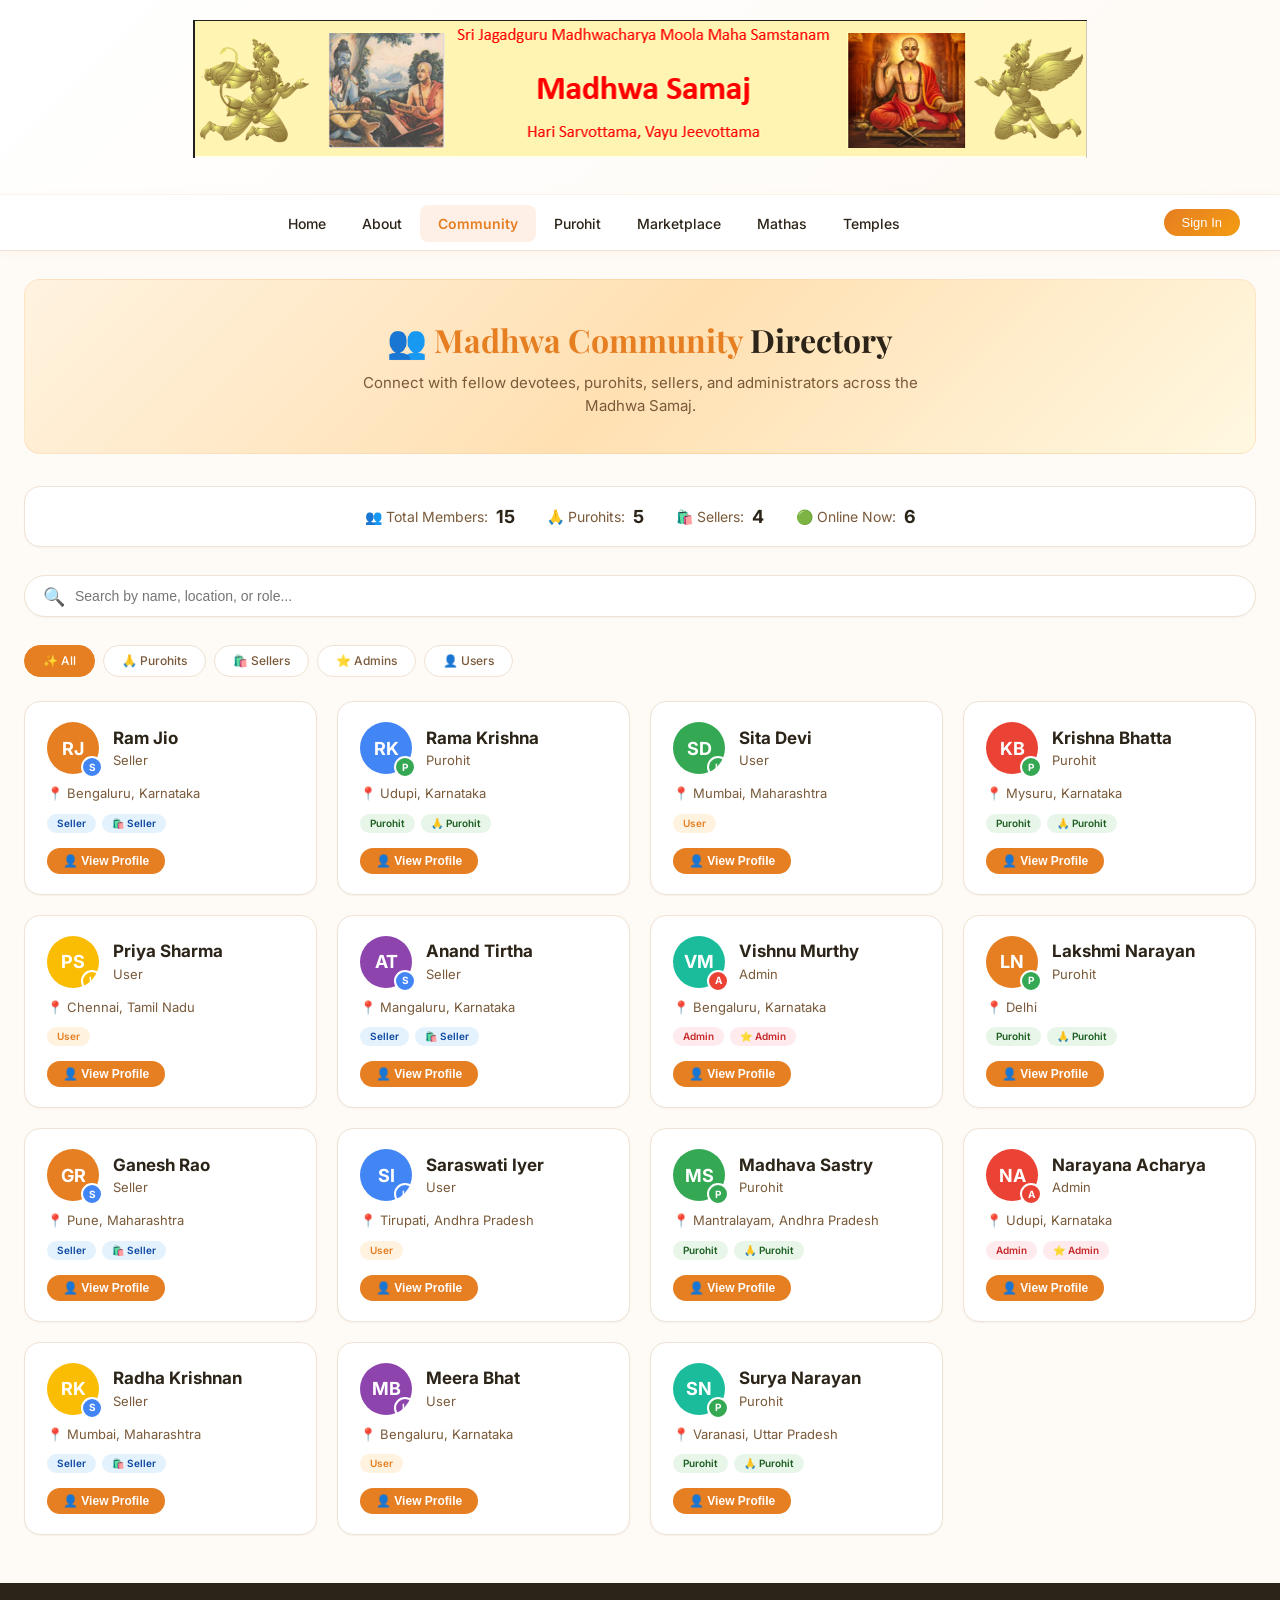
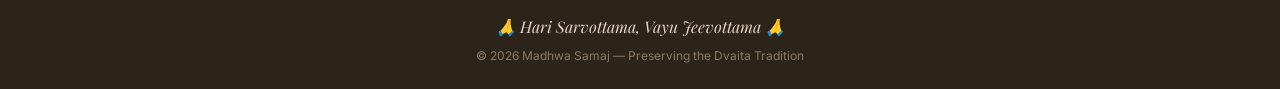
<file: ms-directory.html>
<!DOCTYPE html>
<html lang="en">
<head>
    <meta charset="UTF-8">
    <meta name="viewport" content="width=device-width, initial-scale=1.0, viewport-fit=cover">
    <title>Madhwa Samaj | Community Directory</title>
    <link href="https://fonts.googleapis.com/css2?family=Inter:opsz,wght@14..32,300;14..32,400;14..32,500;14..32,600;14..32,700&family=Playfair+Display:ital,wght@0,400;0,500;0,600;0,700;1,400&display=swap" rel="stylesheet">
    <style>
        * { margin: 0; padding: 0; box-sizing: border-box; }
        :root {
            --madhwa-primary: #e67e22;
            --madhwa-light: #f39c12;
            --madhwa-dark: #d35400;
            --google-blue: #4285f4;
            --google-red: #ea4335;
            --google-yellow: #fbbc04;
            --google-green: #34a853;
            --bg-warm: #fefaf5;
            --surface-white: #ffffff;
            --text-primary: #2c2418;
            --text-secondary: #7a5a3a;
            --border-soft: #f0e2d4;
            --shadow-sm: 0 1px 2px rgba(0,0,0,0.04);
            --shadow-md: 0 4px 14px rgba(230,126,34,0.06);
            --shadow-lg: 0 8px 28px rgba(0,0,0,0.08);
            --radius: 16px;
        }
        body {
            font-family: 'Inter', sans-serif;
            background: var(--bg-warm);
            color: var(--text-primary);
            line-height: 1.5;
            min-height: 100vh;
            display: flex;
            flex-direction: column;
        }
        .page-content {
            flex: 1;
            max-width: 1280px;
            margin: 0 auto;
            padding: 28px 24px 48px;
            width: 100%;
        }
        .directory-hero {
            background: linear-gradient(135deg, #fff3e0 0%, #ffe0b2 50%, #fff8e1 100%);
            border-radius: var(--radius);
            padding: 36px 32px;
            margin-bottom: 32px;
            text-align: center;
            border: 1px solid rgba(230,126,34,0.12);
        }
        .directory-hero h1 { font-family: 'Playfair Display', serif; font-size: 32px; font-weight: 700; color: var(--text-primary); }
        .directory-hero h1 span { color: var(--madhwa-primary); }
        .directory-hero p { font-size: 15px; color: var(--text-secondary); max-width: 600px; margin: 8px auto 0; }
        .stats-bar {
            display: flex;
            flex-wrap: wrap;
            gap: 16px 32px;
            background: white;
            border: 1px solid var(--border-soft);
            border-radius: var(--radius);
            padding: 16px 24px;
            margin-bottom: 28px;
            box-shadow: var(--shadow-sm);
            justify-content: center;
        }
        .stats-bar .stat-item {
            display: flex;
            align-items: center;
            gap: 8px;
            font-size: 14px;
            color: var(--text-secondary);
        }
        .stats-bar .stat-item .num { font-weight: 700; color: var(--text-primary); font-size: 18px; }
        .search-section {
            display: flex;
            flex-wrap: wrap;
            gap: 12px;
            margin-bottom: 28px;
        }
        .search-bar {
            flex: 2;
            min-width: 200px;
            display: flex;
            align-items: center;
            background: white;
            border: 1px solid var(--border-soft);
            border-radius: 40px;
            padding: 0 18px;
            box-shadow: var(--shadow-sm);
        }
        .search-bar:focus-within { border-color: var(--madhwa-primary); box-shadow: 0 0 0 3px rgba(230,126,34,0.08); }
        .search-bar input { flex: 1; border: none; padding: 12px 10px; font-size: 14px; outline: none; background: transparent; }
        .search-bar .search-icon { font-size: 18px; color: var(--text-secondary); }
        .filter-chips {
            display: flex;
            gap: 8px;
            flex-wrap: wrap;
            margin-bottom: 24px;
        }
        .chip {
            padding: 6px 18px;
            border-radius: 40px;
            background: white;
            border: 1px solid var(--border-soft);
            font-size: 12px;
            font-weight: 500;
            color: var(--text-secondary);
            cursor: pointer;
            transition: all 0.2s;
            white-space: nowrap;
        }
        .chip:hover { background: #fff3e0; border-color: var(--madhwa-light); }
        .chip.active { background: var(--madhwa-primary); color: white; border-color: var(--madhwa-primary); }
        .directory-grid {
            display: grid;
            grid-template-columns: repeat(auto-fit, minmax(280px, 1fr));
            gap: 20px;
        }
        .member-card {
            background: white;
            border-radius: var(--radius);
            border: 1px solid var(--border-soft);
            padding: 20px 22px;
            box-shadow: var(--shadow-sm);
            transition: transform 0.2s, box-shadow 0.2s;
            display: flex;
            flex-direction: column;
        }
        .member-card:hover { transform: translateY(-3px); box-shadow: var(--shadow-lg); }
        .member-card .member-header { display: flex; align-items: center; gap: 14px; margin-bottom: 10px; }
        .member-card .avatar {
            width: 52px;
            height: 52px;
            border-radius: 50%;
            display: flex;
            align-items: center;
            justify-content: center;
            font-weight: 700;
            font-size: 18px;
            color: white;
            flex-shrink: 0;
            position: relative;
        }
        .member-card .avatar .role-badge {
            position: absolute;
            bottom: -4px;
            right: -4px;
            width: 22px;
            height: 22px;
            border-radius: 50%;
            font-size: 10px;
            font-weight: 700;
            display: flex;
            align-items: center;
            justify-content: center;
            border: 2px solid white;
        }
        .member-card .avatar .role-badge.seller { background: var(--google-blue); color: white; }
        .member-card .avatar .role-badge.purohit { background: var(--google-green); color: white; }
        .member-card .avatar .role-badge.admin { background: var(--google-red); color: white; }
        .member-card .member-info { flex: 1; }
        .member-card .member-name { font-size: 17px; font-weight: 700; color: var(--text-primary); }
        .member-card .member-role { font-size: 13px; color: var(--text-secondary); }
        .member-card .member-location { font-size: 13px; color: var(--text-secondary); margin-bottom: 4px; }
        .member-card .member-badges { display: flex; gap: 6px; flex-wrap: wrap; margin-top: 6px; }
        .member-card .member-badges .badge { font-size: 10px; font-weight: 600; padding: 2px 10px; border-radius: 12px; background: #fff3e0; color: var(--madhwa-primary); }
        .member-card .member-badges .badge.seller { background: #e3f2fd; color: #0d47a1; }
        .member-card .member-badges .badge.purohit { background: #e8f5e9; color: #1b5e20; }
        .member-card .member-badges .badge.admin { background: #ffebee; color: #c62828; }
        .member-card .member-actions { margin-top: 14px; }
        .member-card .member-actions button {
            padding: 6px 16px;
            border: none;
            border-radius: 20px;
            font-size: 12px;
            font-weight: 600;
            cursor: pointer;
            transition: transform 0.2s;
            background: var(--madhwa-primary);
            color: white;
        }
        .member-card .member-actions button:hover { transform: scale(1.02); }
        .modal-overlay {
            display: none;
            position: fixed;
            top: 0;
            left: 0;
            width: 100%;
            height: 100%;
            background: rgba(0,0,0,0.5);
            backdrop-filter: blur(4px);
            z-index: 1000;
            align-items: center;
            justify-content: center;
        }
        .modal-overlay.open { display: flex; }
        .modal-box {
            background: white;
            border-radius: var(--radius);
            max-width: 420px;
            width: 92%;
            padding: 32px;
            box-shadow: var(--shadow-lg);
            text-align: center;
        }
        .modal-box .modal-avatar { width: 80px; height: 80px; border-radius: 50%; display: flex; align-items: center; justify-content: center; font-size: 32px; font-weight: 700; color: white; margin: 0 auto 12px; }
        .modal-box .modal-name { font-size: 22px; font-weight: 700; }
        .modal-box .modal-role { font-size: 15px; color: var(--text-secondary); }
        .modal-box .modal-location { font-size: 14px; color: var(--text-secondary); margin: 6px 0 12px; }
        .modal-box .modal-bio { font-size: 14px; color: var(--text-secondary); padding: 12px 0; border-top: 1px solid var(--border-soft); border-bottom: 1px solid var(--border-soft); margin-bottom: 16px; }
        .modal-box .modal-actions { display: flex; gap: 10px; justify-content: center; flex-wrap: wrap; }
        .modal-box .modal-actions button { padding: 8px 24px; border: none; border-radius: 30px; font-weight: 600; cursor: pointer; background: var(--madhwa-primary); color: white; }
        .modal-box .modal-actions .btn-close { background: none; color: var(--text-secondary); border: 1px solid var(--border-soft); }
        .modal-box .modal-actions .btn-close:hover { background: #f5f0eb; }
        @media (max-width: 768px) {
            .page-content { padding: 20px 16px 40px; }
            .directory-hero { padding: 24px 20px; }
            .directory-hero h1 { font-size: 26px; }
            .directory-grid { grid-template-columns: 1fr; gap: 16px; }
            .search-section { flex-direction: column; }
            .search-bar { width: 100%; }
            .filter-chips { gap: 6px; }
            .chip { font-size: 11px; padding: 4px 14px; }
            .stats-bar { padding: 12px 16px; gap: 12px 20px; }
            .stats-bar .stat-item { font-size: 12px; }
            .stats-bar .stat-item .num { font-size: 16px; }
        }
        @media (max-width: 480px) {
            .member-card .member-header { flex-wrap: wrap; }
            .member-card .avatar { width: 44px; height: 44px; font-size: 15px; }
            .member-card .member-name { font-size: 15px; }
        }
    </style>
</head>
<body>
    <div id="headerPlaceholder"></div>
    <main class="page-content">
        <div class="directory-hero">
            <h1>👥 <span>Madhwa Community</span> Directory</h1>
            <p>Connect with fellow devotees, purohits, sellers, and administrators across the Madhwa Samaj.</p>
        </div>
        <div class="stats-bar">
            <div class="stat-item">👥 Total Members: <span class="num" id="totalMembers">0</span></div>
            <div class="stat-item">🙏 Purohits: <span class="num" id="totalPurohits">0</span></div>
            <div class="stat-item">🛍️ Sellers: <span class="num" id="totalSellers">0</span></div>
            <div class="stat-item">🟢 Online Now: <span class="num" id="onlineNow">0</span></div>
        </div>
        <div class="search-section">
            <div class="search-bar">
                <span class="search-icon">🔍</span>
                <input type="text" id="searchInput" placeholder="Search by name, location, or role..." oninput="filterMembers()">
            </div>
        </div>
        <div class="filter-chips">
            <span class="chip active" data-filter="all" onclick="filterByChip('all', this)">✨ All</span>
            <span class="chip" data-filter="purohit" onclick="filterByChip('purohit', this)">🙏 Purohits</span>
            <span class="chip" data-filter="seller" onclick="filterByChip('seller', this)">🛍️ Sellers</span>
            <span class="chip" data-filter="admin" onclick="filterByChip('admin', this)">⭐ Admins</span>
            <span class="chip" data-filter="user" onclick="filterByChip('user', this)">👤 Users</span>
        </div>
        <div class="directory-grid" id="directoryGrid"></div>
    </main>
    <div class="modal-overlay" id="profileModal">
        <div class="modal-box">
            <div class="modal-avatar" id="modalAvatar">RJ</div>
            <div class="modal-name" id="modalName">Ram Jio</div>
            <div class="modal-role" id="modalRole">Seller</div>
            <div class="modal-location" id="modalLocation">📍 Bengaluru, Karnataka</div>
            <div class="modal-bio" id="modalBio">Passionate about serving the community through authentic spiritual products.</div>
            <div class="modal-actions">
                <button onclick="showToast('📩 Connection request sent!')">🤝 Connect</button>
                <button class="btn-close" onclick="closeModal()">Close</button>
            </div>
        </div>
    </div>
    <footer class="site-footer">
        <div class="footer-mantra">🙏 Hari Sarvottama, Vayu Jeevottama 🙏</div>
        <div class="footer-copy">© 2026 Madhwa Samaj — Preserving the Dvaita Tradition</div>
    </footer>
    <div class="toast" id="toast">👤 Member profile loaded!</div>
    <script>
        // =============================================
        // HAMBURGER — DEFINED IN PAGE
        // =============================================
        function initHamburger() {
            const hamburger = document.getElementById('hamburgerBtn');
            const navLinks = document.getElementById('navLinks');
            if (!hamburger || !navLinks) return;

            const newHamburger = hamburger.cloneNode(true);
            hamburger.parentNode.replaceChild(newHamburger, hamburger);
            const newNavLinks = navLinks.cloneNode(true);
            navLinks.parentNode.replaceChild(newNavLinks, navLinks);

            const finalHamburger = document.getElementById('hamburgerBtn');
            const finalNavLinks = document.getElementById('navLinks');

            finalHamburger.addEventListener('click', function(e) {
                e.stopPropagation();
                finalNavLinks.classList.toggle('active');
            });

            finalNavLinks.querySelectorAll('a').forEach(link => {
                link.addEventListener('click', () => {
                    finalNavLinks.classList.remove('active');
                });
            });

            document.addEventListener('click', function(e) {
                if (!finalNavLinks.contains(e.target) && !finalHamburger.contains(e.target)) {
                    finalNavLinks.classList.remove('active');
                }
            });
        }

        function highlightCurrentPage() {
            const currentPage = window.location.pathname.split('/').pop() || 'ms-directory.html';
            document.querySelectorAll('.nav-links a').forEach(link => {
                const href = link.getAttribute('href');
                if (href === currentPage) {
                    link.classList.add('active');
                } else {
                    link.classList.remove('active');
                }
            });
        }

        // =============================================
        // DIRECTORY DATA & LOGIC
        // =============================================
        const members = [
            { id: 1, name: "Ram Jio", role: "seller", location: "Bengaluru, Karnataka", avatar: "RJ", bio: "Passionate about serving the community through authentic spiritual products." },
            { id: 2, name: "Rama Krishna", role: "purohit", location: "Udupi, Karnataka", avatar: "RK", bio: "Vedic priest with 10+ years of experience in Satyanarayana Puja and homams." },
            { id: 3, name: "Sita Devi", role: "user", location: "Mumbai, Maharashtra", avatar: "SD", bio: "Devotee and active community member." },
            { id: 4, name: "Krishna Bhatta", role: "purohit", location: "Mysuru, Karnataka", avatar: "KB", bio: "Specializes in Vishnu Sahasranama and Rudra Abhishekam." },
            { id: 5, name: "Priya Sharma", role: "user", location: "Chennai, Tamil Nadu", avatar: "PS", bio: "Passionate about preserving Madhwa traditions." },
            { id: 6, name: "Anand Tirtha", role: "seller", location: "Mangaluru, Karnataka", avatar: "AT", bio: "Selling authentic puja items and books." },
            { id: 7, name: "Vishnu Murthy", role: "admin", location: "Bengaluru, Karnataka", avatar: "VM", bio: "Community administrator and tech lead." },
            { id: 8, name: "Lakshmi Narayan", role: "purohit", location: "Delhi", avatar: "LN", bio: "Expert in Vedic chanting and temple rituals." },
            { id: 9, name: "Ganesh Rao", role: "seller", location: "Pune, Maharashtra", avatar: "GR", bio: "Offering handcrafted idols and prasad." },
            { id: 10, name: "Saraswati Iyer", role: "user", location: "Tirupati, Andhra Pradesh", avatar: "SI", bio: "Devotee of Lord Venkateswara." },
            { id: 11, name: "Madhava Sastry", role: "purohit", location: "Mantralayam, Andhra Pradesh", avatar: "MS", bio: "Performs rituals at Raghavendra Swamy temple." },
            { id: 12, name: "Narayana Acharya", role: "admin", location: "Udupi, Karnataka", avatar: "NA", bio: "Oversees community engagement and events." },
            { id: 13, name: "Radha Krishnan", role: "seller", location: "Mumbai, Maharashtra", avatar: "RK", bio: "Selling traditional wear and spiritual items." },
            { id: 14, name: "Meera Bhat", role: "user", location: "Bengaluru, Karnataka", avatar: "MB", bio: "Active volunteer in community events." },
            { id: 15, name: "Surya Narayan", role: "purohit", location: "Varanasi, Uttar Pradesh", avatar: "SN", bio: "Specializes in Ganga aarti and Vedic ceremonies." }
        ];
        let activeFilter = 'all';
        const colors = ['#e67e22', '#4285f4', '#34a853', '#ea4335', '#fbbc04', '#8e44ad', '#1abc9c', '#e67e22'];
        function updateStats(filteredMembers) {
            const total = filteredMembers.length;
            const purohits = filteredMembers.filter(m => m.role === 'purohit').length;
            const sellers = filteredMembers.filter(m => m.role === 'seller').length;
            const online = Math.min(Math.floor(Math.random() * 5) + 2, total);
            document.getElementById('totalMembers').textContent = total;
            document.getElementById('totalPurohits').textContent = purohits;
            document.getElementById('totalSellers').textContent = sellers;
            document.getElementById('onlineNow').textContent = online;
        }
        function renderMembers(memberList) {
            const grid = document.getElementById('directoryGrid');
            if (memberList.length === 0) {
                grid.innerHTML = `<p style="grid-column:1/-1; text-align:center; color:var(--text-secondary); padding:60px 0;">No members found. Try a different search! 🔍</p>`;
                updateStats([]);
                return;
            }
            let html = '';
            memberList.forEach((m, index) => {
                const color = colors[index % colors.length];
                const roleLabel = m.role.charAt(0).toUpperCase() + m.role.slice(1);
                html += `
                    <div class="member-card">
                        <div class="member-header">
                            <div class="avatar" style="background:${color};">
                                ${m.avatar}
                                <span class="role-badge ${m.role}">${m.role === 'seller' ? 'S' : m.role === 'purohit' ? 'P' : m.role === 'admin' ? 'A' : 'U'}</span>
                            </div>
                            <div class="member-info">
                                <div class="member-name">${m.name}</div>
                                <div class="member-role">${roleLabel}</div>
                            </div>
                        </div>
                        <div class="member-location">📍 ${m.location}</div>
                        <div class="member-badges">
                            <span class="badge ${m.role}">${roleLabel}</span>
                            ${m.role === 'seller' ? '<span class="badge seller">🛍️ Seller</span>' : ''}
                            ${m.role === 'purohit' ? '<span class="badge purohit">🙏 Purohit</span>' : ''}
                            ${m.role === 'admin' ? '<span class="badge admin">⭐ Admin</span>' : ''}
                        </div>
                        <div class="member-actions">
                            <button onclick="openProfile('${m.name}', '${m.role}', '${m.location}', '${m.avatar}', '${m.bio || 'Member of the Madhwa Samaj community.'}', '${color}')">👤 View Profile</button>
                        </div>
                    </div>
                `;
            });
            grid.innerHTML = html;
            updateStats(memberList);
        }
        function openProfile(name, role, location, avatar, bio, color) {
            document.getElementById('modalAvatar').textContent = avatar;
            document.getElementById('modalAvatar').style.background = color;
            document.getElementById('modalName').textContent = name;
            document.getElementById('modalRole').textContent = role.charAt(0).toUpperCase() + role.slice(1);
            document.getElementById('modalLocation').textContent = '📍 ' + location;
            document.getElementById('modalBio').textContent = bio;
            document.getElementById('profileModal').classList.add('open');
        }
        function closeModal() { document.getElementById('profileModal').classList.remove('open'); }
        function filterMembers() {
            const search = document.getElementById('searchInput').value.toLowerCase();
            const filtered = members.filter(m => {
                const matchSearch = m.name.toLowerCase().includes(search) || m.location.toLowerCase().includes(search) || m.role.includes(search);
                const matchFilter = activeFilter === 'all' || m.role === activeFilter;
                return matchSearch && matchFilter;
            });
            renderMembers(filtered);
        }
        function filterByChip(filter, el) {
            activeFilter = filter;
            document.querySelectorAll('.chip').forEach(c => c.classList.remove('active'));
            el.classList.add('active');
            filterMembers();
        }
        function showToast(msg) {
            const toast = document.getElementById('toast');
            toast.textContent = msg;
            toast.classList.add('show');
            clearTimeout(toast._timer);
            toast._timer = setTimeout(() => toast.classList.remove('show'), 3000);
        }

        // =============================================
        // LOAD HEADER
        // =============================================
        fetch('components/header.html')
            .then(res => res.text())
            .then(data => {
                document.getElementById('headerPlaceholder').innerHTML = data;
                initHamburger();
                highlightCurrentPage();
            })
            .catch(err => console.error('Failed to load header:', err));

        renderMembers(members);
        document.getElementById('profileModal').addEventListener('click', function(e) {
            if (e.target === this) closeModal();
        });
    </script>
    <style>
        .toast {
            position: fixed;
            bottom: 100px;
            left: 50%;
            transform: translateX(-50%);
            background: #2c2418;
            color: white;
            padding: 14px 28px;
            border-radius: 40px;
            font-size: 13px;
            font-weight: 500;
            box-shadow: 0 8px 28px rgba(0,0,0,0.2);
            z-index: 300;
            opacity: 0;
            pointer-events: none;
            transition: all 0.4s ease;
        }
        .toast.show { opacity: 1; bottom: 120px; }
        .site-footer {
            background: #2c2418;
            color: #b8a994;
            padding: 32px 24px 24px;
            text-align: center;
            font-size: 13px;
            margin-top: auto;
        }
        .site-footer .footer-mantra { font-family: 'Playfair Display', serif; font-size: 16px; font-style: italic; color: #e6d5c4; margin-bottom: 8px; }
        .site-footer .footer-copy { font-size: 12px; color: #8a7a6a; }
        @media (max-width: 480px) {
            .site-footer { padding: 24px 16px 20px; }
            .site-footer .footer-mantra { font-size: 14px; }
            .modal-box { padding: 24px; }
            .modal-box .modal-avatar { width: 64px; height: 64px; font-size: 26px; }
        }
    </style>
</body>
</html>
</file>
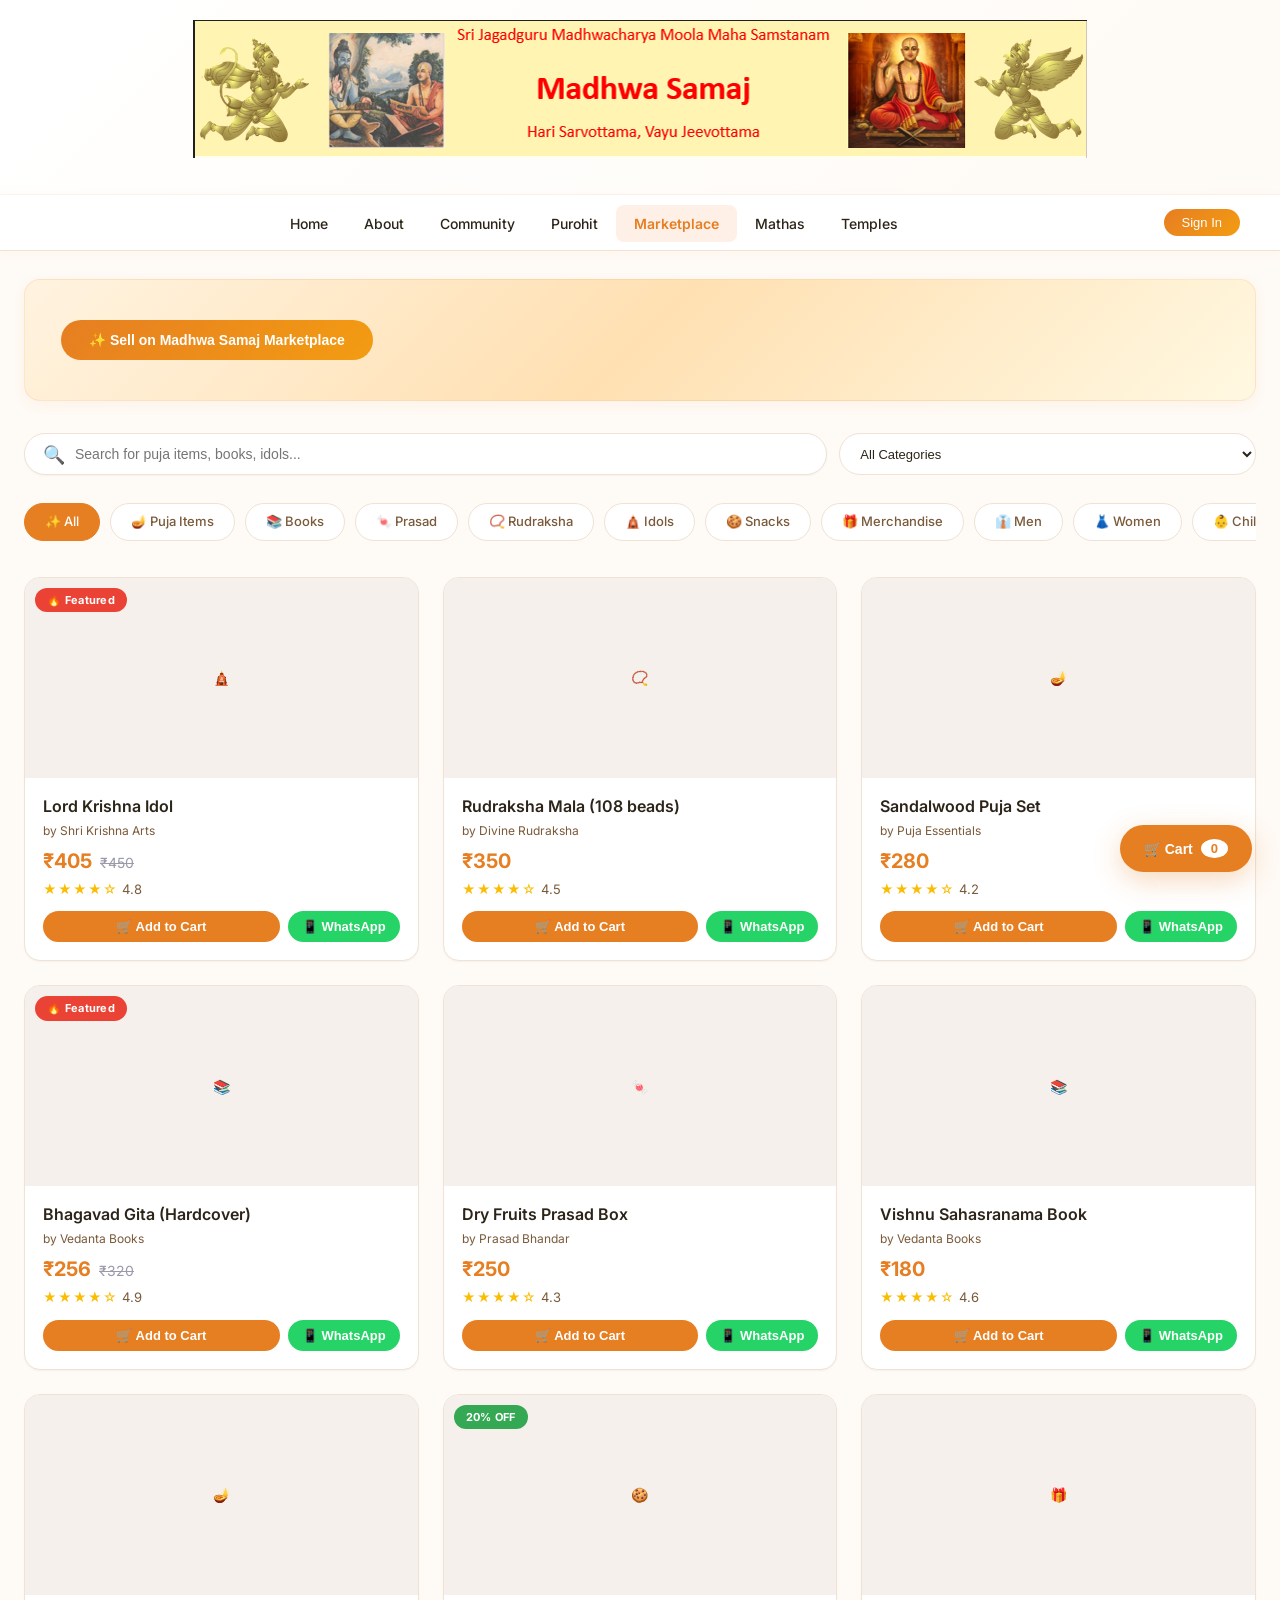
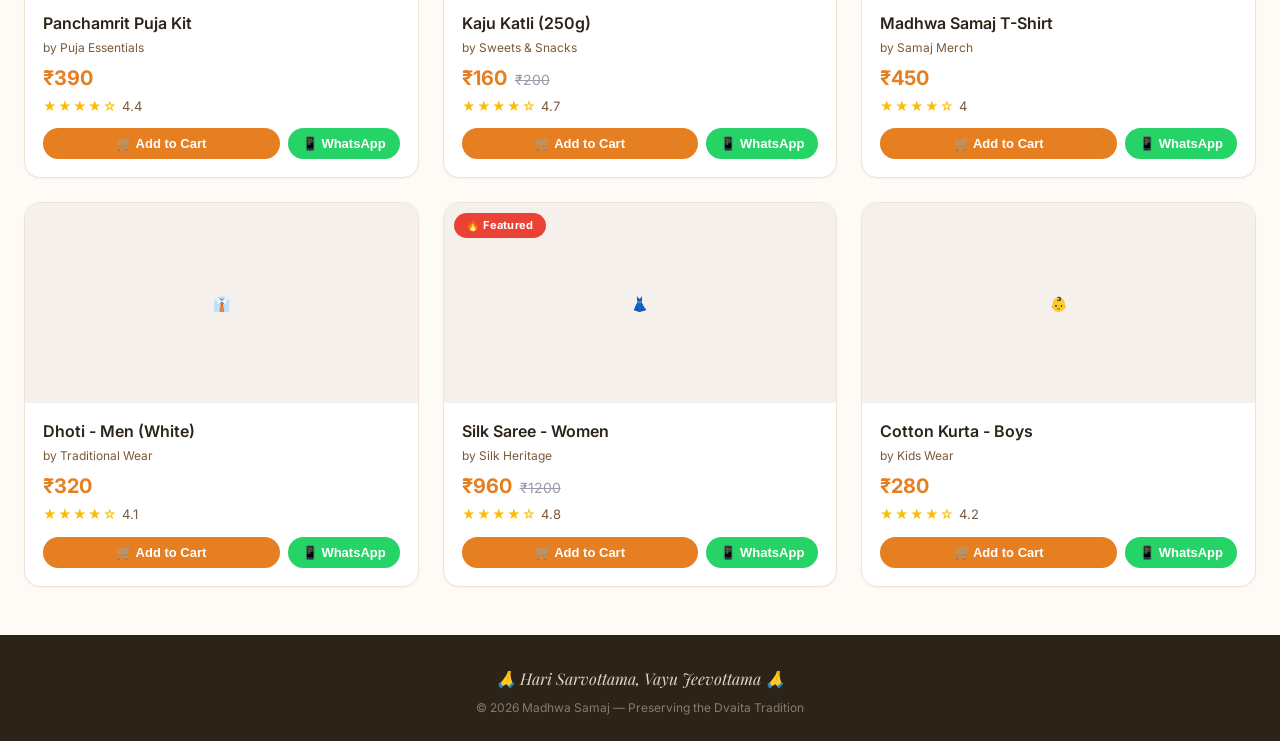
<file: ms-marketplace.html>
<!DOCTYPE html>
<html lang="en">
<head>
    <meta charset="UTF-8">
    <meta name="viewport" content="width=device-width, initial-scale=1.0, viewport-fit=cover">
    <title>Madhwa Samaj | Marketplace — Sacred Bazaar</title>
    <link href="https://fonts.googleapis.com/css2?family=Inter:opsz,wght@14..32,300;14..32,400;14..32,500;14..32,600;14..32,700&family=Playfair+Display:ital,wght@0,400;0,500;0,600;0,700;1,400&display=swap" rel="stylesheet">
    <style>
        * { margin: 0; padding: 0; box-sizing: border-box; }
        :root {
            --madhwa-primary: #e67e22;
            --madhwa-light: #f39c12;
            --madhwa-dark: #d35400;
            --google-blue: #4285f4;
            --google-red: #ea4335;
            --google-yellow: #fbbc04;
            --google-green: #34a853;
            --bg-warm: #fefaf5;
            --surface-white: #ffffff;
            --text-primary: #2c2418;
            --text-secondary: #7a5a3a;
            --border-soft: #f0e2d4;
            --shadow-sm: 0 1px 2px rgba(0,0,0,0.04);
            --shadow-md: 0 4px 14px rgba(230,126,34,0.06);
            --shadow-lg: 0 8px 28px rgba(0,0,0,0.08);
            --radius: 16px;
            --radius-sm: 10px;
        }
        body {
            font-family: 'Inter', sans-serif;
            background: var(--bg-warm);
            color: var(--text-primary);
            line-height: 1.5;
            min-height: 100vh;
            display: flex;
            flex-direction: column;
        }
        .page-content {
            flex: 1;
            max-width: 1280px;
            margin: 0 auto;
            padding: 28px 24px 48px;
            width: 100%;
        }
        .marketplace-hero {
            background: linear-gradient(135deg, #fff3e0 0%, #ffe0b2 50%, #fff8e1 100%);
            border-radius: var(--radius);
            padding: 40px 36px;
            margin-bottom: 32px;
            display: flex;
            justify-content: space-between;
            align-items: center;
            flex-wrap: wrap;
            gap: 20px;
            border: 1px solid rgba(230,126,34,0.12);
            box-shadow: var(--shadow-md);
        }
        .marketplace-hero .hero-text h1 { font-family: 'Playfair Display', serif; font-size: 32px; font-weight: 700; color: var(--text-primary); margin-bottom: 6px; }
        .marketplace-hero .hero-text h1 span { color: var(--madhwa-primary); }
        .marketplace-hero .hero-text p { font-size: 15px; color: var(--text-secondary); }
        .hero-cta {
            background: linear-gradient(135deg, var(--madhwa-primary), var(--madhwa-light));
            color: white;
            border: none;
            padding: 12px 28px;
            border-radius: 40px;
            font-weight: 600;
            font-size: 14px;
            cursor: pointer;
            transition: transform 0.2s;
            white-space: nowrap;
        }
        .hero-cta:hover { transform: scale(1.02); }
        .search-section {
            display: flex;
            flex-wrap: wrap;
            gap: 12px;
            margin-bottom: 28px;
        }
        .search-bar {
            flex: 2;
            min-width: 200px;
            display: flex;
            align-items: center;
            background: white;
            border: 1px solid var(--border-soft);
            border-radius: 40px;
            padding: 0 18px;
            box-shadow: var(--shadow-sm);
            transition: border-color 0.2s, box-shadow 0.2s;
        }
        .search-bar:focus-within { border-color: var(--madhwa-primary); box-shadow: 0 0 0 3px rgba(230,126,34,0.08); }
        .search-bar input { flex: 1; border: none; padding: 12px 10px; font-size: 14px; outline: none; background: transparent; }
        .search-bar .search-icon { font-size: 18px; color: var(--text-secondary); }
        .filter-dropdown {
            flex: 1;
            min-width: 140px;
            padding: 10px 16px;
            border: 1px solid var(--border-soft);
            border-radius: 40px;
            background: white;
            font-size: 13px;
            outline: none;
            color: var(--text-primary);
            cursor: pointer;
        }
        .filter-dropdown:focus { border-color: var(--madhwa-primary); }
        .category-chips {
            display: flex;
            gap: 10px;
            overflow-x: auto;
            padding-bottom: 8px;
            margin-bottom: 28px;
            scrollbar-width: none;
            -webkit-overflow-scrolling: touch;
            flex-wrap: nowrap;
        }
        .category-chips::-webkit-scrollbar { display: none; }
        .chip {
            padding: 8px 20px;
            border-radius: 40px;
            background: white;
            border: 1px solid var(--border-soft);
            font-size: 13px;
            font-weight: 500;
            color: var(--text-secondary);
            cursor: pointer;
            transition: all 0.2s;
            white-space: nowrap;
            flex-shrink: 0;
        }
        .chip:hover { background: #fff3e0; border-color: var(--madhwa-light); }
        .chip.active { background: var(--madhwa-primary); color: white; border-color: var(--madhwa-primary); }
        .product-grid {
            display: grid;
            grid-template-columns: repeat(3, 1fr);
            gap: 24px;
            margin-top: 8px;
        }
        .product-card {
            background: white;
            border-radius: var(--radius);
            border: 1px solid var(--border-soft);
            overflow: hidden;
            box-shadow: var(--shadow-sm);
            transition: transform 0.2s, box-shadow 0.2s;
        }
        .product-card:hover { transform: translateY(-4px); box-shadow: var(--shadow-lg); }
        .product-image {
            width: 100%;
            height: 200px;
            background: #f5f0eb;
            display: flex;
            align-items: center;
            justify-content: center;
            font-size: 48px;
            color: var(--text-secondary);
            position: relative;
            overflow: hidden;
        }
        .product-image .placeholder-text { font-size: 14px; color: #9a9aaa; font-weight: 500; }
        .product-badge {
            position: absolute;
            top: 10px;
            left: 10px;
            padding: 4px 12px;
            border-radius: 20px;
            font-size: 11px;
            font-weight: 700;
            color: white;
            background: var(--madhwa-primary);
            letter-spacing: 0.3px;
        }
        .product-badge.featured { background: var(--google-red); }
        .product-badge.discount { background: var(--google-green); }
        .product-details { padding: 16px 18px 18px; }
        .product-title { font-size: 16px; font-weight: 600; color: var(--text-primary); margin-bottom: 4px; }
        .product-seller { font-size: 12px; color: var(--text-secondary); margin-bottom: 6px; }
        .product-price { font-size: 20px; font-weight: 700; color: var(--madhwa-primary); margin-bottom: 4px; }
        .product-price .original { font-size: 14px; font-weight: 400; color: #9a9aaa; text-decoration: line-through; margin-left: 8px; }
        .product-rating { display: flex; align-items: center; gap: 4px; font-size: 13px; color: var(--text-secondary); margin-bottom: 12px; }
        .product-rating .stars { color: var(--google-yellow); letter-spacing: 1px; }
        .product-actions { display: flex; gap: 8px; flex-wrap: wrap; }
        .btn-add-cart { flex: 1; background: var(--madhwa-primary); color: white; border: none; padding: 8px 16px; border-radius: 30px; font-weight: 600; font-size: 13px; cursor: pointer; transition: background 0.2s; }
        .btn-add-cart:hover { background: var(--madhwa-dark); }
        .btn-whatsapp { background: #25d366; color: white; border: none; padding: 8px 14px; border-radius: 30px; font-weight: 600; font-size: 13px; cursor: pointer; transition: background 0.2s; display: flex; align-items: center; gap: 4px; }
        .btn-whatsapp:hover { background: #1da851; }
        .cart-float {
            position: fixed;
            bottom: 28px;
            right: 28px;
            background: var(--madhwa-primary);
            color: white;
            border: none;
            border-radius: 60px;
            padding: 14px 24px;
            font-weight: 600;
            font-size: 14px;
            cursor: pointer;
            box-shadow: 0 8px 28px rgba(230,126,34,0.3);
            display: flex;
            align-items: center;
            gap: 8px;
            z-index: 100;
            transition: transform 0.2s;
        }
        .cart-float:hover { transform: scale(1.02); }
        .cart-float .count { background: white; color: var(--madhwa-primary); border-radius: 50%; padding: 2px 10px; font-size: 13px; font-weight: 700; }
        .cart-modal {
            display: none;
            position: fixed;
            top: 0;
            left: 0;
            width: 100%;
            height: 100%;
            background: rgba(0,0,0,0.4);
            z-index: 200;
            align-items: center;
            justify-content: center;
            backdrop-filter: blur(4px);
        }
        .cart-modal.open { display: flex; }
        .cart-content {
            background: white;
            border-radius: var(--radius);
            padding: 32px;
            max-width: 500px;
            width: 92%;
            max-height: 80vh;
            overflow-y: auto;
            box-shadow: var(--shadow-lg);
        }
        .cart-content h2 { font-family: 'Playfair Display', serif; font-size: 24px; margin-bottom: 16px; }
        .cart-item { display: flex; justify-content: space-between; align-items: center; padding: 12px 0; border-bottom: 1px solid var(--border-soft); }
        .cart-item .item-info { flex: 1; }
        .cart-item .item-title { font-weight: 500; }
        .cart-item .item-price { color: var(--madhwa-primary); font-weight: 600; }
        .cart-item .item-remove { background: none; border: none; color: var(--google-red); cursor: pointer; font-size: 18px; }
        .cart-total { display: flex; justify-content: space-between; font-size: 18px; font-weight: 700; padding: 16px 0; border-top: 2px solid var(--border-soft); margin-top: 8px; }
        .btn-checkout { width: 100%; background: var(--google-green); color: white; border: none; padding: 14px; border-radius: 40px; font-weight: 700; font-size: 16px; cursor: pointer; transition: background 0.2s; margin-top: 8px; }
        .btn-checkout:hover { background: #2d8f47; }
        .btn-close-cart { background: none; border: none; color: var(--text-secondary); float: right; font-size: 24px; cursor: pointer; }
        .toast {
            position: fixed;
            bottom: 100px;
            left: 50%;
            transform: translateX(-50%);
            background: #2c2418;
            color: white;
            padding: 14px 28px;
            border-radius: 40px;
            font-size: 13px;
            font-weight: 500;
            box-shadow: 0 8px 28px rgba(0,0,0,0.2);
            z-index: 300;
            opacity: 0;
            pointer-events: none;
            transition: all 0.4s ease;
        }
        .toast.show { opacity: 1; bottom: 120px; }
        @media (max-width: 1024px) { .product-grid { grid-template-columns: repeat(2, 1fr); } }
        @media (max-width: 768px) {
            .page-content { padding: 20px 16px 40px; }
            .marketplace-hero { padding: 28px 20px; flex-direction: column; text-align: center; }
            .marketplace-hero .hero-text h1 { font-size: 26px; }
            .product-grid { grid-template-columns: 1fr 1fr; gap: 14px; }
            .product-image { height: 150px; }
            .product-title { font-size: 14px; }
            .product-price { font-size: 17px; }
            .product-actions { flex-direction: column; }
            .btn-add-cart, .btn-whatsapp { width: 100%; justify-content: center; }
            .cart-float { bottom: 16px; right: 16px; padding: 12px 18px; font-size: 13px; }
        }
        @media (max-width: 480px) {
            .product-grid { grid-template-columns: 1fr; gap: 16px; }
            .search-section { flex-direction: column; }
            .search-bar { width: 100%; }
            .filter-dropdown { width: 100%; }
            .category-chips { gap: 8px; }
            .chip { font-size: 12px; padding: 6px 14px; }
            .cart-content { padding: 20px; }
        }
    </style>
</head>
<body>
    <div id="headerPlaceholder"></div>
    <main class="page-content">
        <div class="marketplace-hero">
            <button class="hero-cta" onclick="window.location.href='ms-seller-dashboard.html'">✨ Sell on Madhwa Samaj Marketplace</button>
        </div>
        <div class="search-section">
            <div class="search-bar">
                <span class="search-icon">🔍</span>
                <input type="text" id="searchInput" placeholder="Search for puja items, books, idols..." oninput="filterProducts()">
            </div>
            <select class="filter-dropdown" id="categoryFilter" onchange="filterProducts()">
                <option value="all">All Categories</option>
                <option value="puja">Puja Items</option>
                <option value="books">Books</option>
                <option value="prasad">Prasad</option>
                <option value="rudraksha">Rudraksha</option>
                <option value="idols">Idols</option>
                <option value="snacks">Snacks</option>
                <option value="merchandise">Merchandise</option>
                <option value="wear-men">Traditional Wear - Men</option>
                <option value="wear-women">Traditional Wear - Women</option>
                <option value="wear-children">Traditional Wear - Children</option>
            </select>
        </div>
        <div class="category-chips" id="categoryChips">
            <span class="chip active" data-cat="all" onclick="filterByChip('all', this)">✨ All</span>
            <span class="chip" data-cat="puja" onclick="filterByChip('puja', this)">🪔 Puja Items</span>
            <span class="chip" data-cat="books" onclick="filterByChip('books', this)">📚 Books</span>
            <span class="chip" data-cat="prasad" onclick="filterByChip('prasad', this)">🍬 Prasad</span>
            <span class="chip" data-cat="rudraksha" onclick="filterByChip('rudraksha', this)">📿 Rudraksha</span>
            <span class="chip" data-cat="idols" onclick="filterByChip('idols', this)">🛕 Idols</span>
            <span class="chip" data-cat="snacks" onclick="filterByChip('snacks', this)">🍪 Snacks</span>
            <span class="chip" data-cat="merchandise" onclick="filterByChip('merchandise', this)">🎁 Merchandise</span>
            <span class="chip" data-cat="wear-men" onclick="filterByChip('wear-men', this)">👔 Men</span>
            <span class="chip" data-cat="wear-women" onclick="filterByChip('wear-women', this)">👗 Women</span>
            <span class="chip" data-cat="wear-children" onclick="filterByChip('wear-children', this)">👶 Children</span>
        </div>
        <div class="product-grid" id="productGrid"></div>
    </main>
    <footer class="site-footer">
        <div class="footer-mantra">🙏 Hari Sarvottama, Vayu Jeevottama 🙏</div>
        <div class="footer-copy">© 2026 Madhwa Samaj — Preserving the Dvaita Tradition</div>
    </footer>
    <button class="cart-float" id="cartFloat" onclick="openCart()">🛒 Cart <span class="count" id="cartCount">0</span></button>
    <div class="cart-modal" id="cartModal">
        <div class="cart-content">
            <button class="btn-close-cart" onclick="closeCart()">✕</button>
            <h2>🛒 Your Cart</h2>
            <div id="cartItems"></div>
            <div class="cart-total"><span>Total</span><span id="cartTotal">₹0</span></div>
            <button class="btn-checkout" onclick="checkout()">Proceed to Checkout</button>
            <p style="font-size:12px; color:var(--text-secondary); margin-top:12px; text-align:center;">🔒 Secure payments via Razorpay</p>
        </div>
    </div>
    <div class="toast" id="toast">Item added to cart! 🛒</div>
    <script>
        // =============================================
        // HAMBURGER — DEFINED IN PAGE
        // =============================================
        function initHamburger() {
            const hamburger = document.getElementById('hamburgerBtn');
            const navLinks = document.getElementById('navLinks');
            if (!hamburger || !navLinks) return;

            const newHamburger = hamburger.cloneNode(true);
            hamburger.parentNode.replaceChild(newHamburger, hamburger);
            const newNavLinks = navLinks.cloneNode(true);
            navLinks.parentNode.replaceChild(newNavLinks, navLinks);

            const finalHamburger = document.getElementById('hamburgerBtn');
            const finalNavLinks = document.getElementById('navLinks');

            finalHamburger.addEventListener('click', function(e) {
                e.stopPropagation();
                finalNavLinks.classList.toggle('active');
            });

            finalNavLinks.querySelectorAll('a').forEach(link => {
                link.addEventListener('click', () => {
                    finalNavLinks.classList.remove('active');
                });
            });

            document.addEventListener('click', function(e) {
                if (!finalNavLinks.contains(e.target) && !finalHamburger.contains(e.target)) {
                    finalNavLinks.classList.remove('active');
                }
            });
        }

        function highlightCurrentPage() {
            const currentPage = window.location.pathname.split('/').pop() || 'ms-marketplace.html';
            document.querySelectorAll('.nav-links a').forEach(link => {
                const href = link.getAttribute('href');
                if (href === currentPage) {
                    link.classList.add('active');
                } else {
                    link.classList.remove('active');
                }
            });
        }

        // =============================================
        // PRODUCT DATA & MARKETPLACE LOGIC
        // =============================================
        const products = [
            { id: 1, name: "Lord Krishna Idol", category: "idols", price: 450, originalPrice: 500, seller: "Shri Krishna Arts", rating: 4.8, featured: true, discount: 10, emoji: "🛕" },
            { id: 2, name: "Rudraksha Mala (108 beads)", category: "rudraksha", price: 350, originalPrice: 0, seller: "Divine Rudraksha", rating: 4.5, featured: false, discount: 0, emoji: "📿" },
            { id: 3, name: "Sandalwood Puja Set", category: "puja", price: 280, originalPrice: 0, seller: "Puja Essentials", rating: 4.2, featured: false, discount: 0, emoji: "🪔" },
            { id: 4, name: "Bhagavad Gita (Hardcover)", category: "books", price: 320, originalPrice: 400, seller: "Vedanta Books", rating: 4.9, featured: true, discount: 20, emoji: "📚" },
            { id: 5, name: "Dry Fruits Prasad Box", category: "prasad", price: 250, originalPrice: 0, seller: "Prasad Bhandar", rating: 4.3, featured: false, discount: 0, emoji: "🍬" },
            { id: 6, name: "Vishnu Sahasranama Book", category: "books", price: 180, originalPrice: 0, seller: "Vedanta Books", rating: 4.6, featured: false, discount: 0, emoji: "📚" },
            { id: 7, name: "Panchamrit Puja Kit", category: "puja", price: 390, originalPrice: 0, seller: "Puja Essentials", rating: 4.4, featured: false, discount: 0, emoji: "🪔" },
            { id: 8, name: "Kaju Katli (250g)", category: "snacks", price: 200, originalPrice: 250, seller: "Sweets & Snacks", rating: 4.7, featured: false, discount: 20, emoji: "🍪" },
            { id: 9, name: "Madhwa Samaj T-Shirt", category: "merchandise", price: 450, originalPrice: 0, seller: "Samaj Merch", rating: 4.0, featured: false, discount: 0, emoji: "🎁" },
            { id: 10, name: "Dhoti - Men (White)", category: "wear-men", price: 320, originalPrice: 0, seller: "Traditional Wear", rating: 4.1, featured: false, discount: 0, emoji: "👔" },
            { id: 11, name: "Silk Saree - Women", category: "wear-women", price: 1200, originalPrice: 1500, seller: "Silk Heritage", rating: 4.8, featured: true, discount: 20, emoji: "👗" },
            { id: 12, name: "Cotton Kurta - Boys", category: "wear-children", price: 280, originalPrice: 0, seller: "Kids Wear", rating: 4.2, featured: false, discount: 0, emoji: "👶" }
        ];
        let cart = JSON.parse(localStorage.getItem('madhwaCart')) || [];
        function saveCart() { localStorage.setItem('madhwaCart', JSON.stringify(cart)); updateCartUI(); }
        function addToCart(productId) {
            const product = products.find(p => p.id === productId);
            if (!product) return;
            const existing = cart.find(item => item.id === productId);
            if (existing) existing.qty += 1;
            else cart.push({ ...product, qty: 1 });
            saveCart();
            showToast(`🛒 ${product.name} added to cart!`);
        }
        function removeFromCart(productId) { cart = cart.filter(item => item.id !== productId); saveCart(); renderCart(); }
        function updateCartUI() { document.getElementById('cartCount').textContent = cart.reduce((sum, item) => sum + item.qty, 0); }
        function renderCart() {
            const container = document.getElementById('cartItems');
            if (cart.length === 0) {
                container.innerHTML = `<p style="color:var(--text-secondary); padding:20px 0;">Your cart is empty. Start shopping! 🛍️</p>`;
                document.getElementById('cartTotal').textContent = '₹0';
                return;
            }
            let html = '', total = 0;
            cart.forEach(item => {
                const price = item.discount ? item.price * (1 - item.discount/100) : item.price;
                const itemTotal = price * item.qty;
                total += itemTotal;
                html += `<div class="cart-item"><div class="item-info"><div class="item-title">${item.emoji} ${item.name}</div><div class="item-price">₹${price.toFixed(0)} x ${item.qty}</div></div><button class="item-remove" onclick="removeFromCart(${item.id})">✕</button></div>`;
            });
            container.innerHTML = html;
            document.getElementById('cartTotal').textContent = `₹${total.toFixed(0)}`;
        }
        function openCart() { renderCart(); document.getElementById('cartModal').classList.add('open'); }
        function closeCart() { document.getElementById('cartModal').classList.remove('open'); }
        function checkout() {
            if (cart.length === 0) { showToast('Your cart is empty!'); return; }
            const total = cart.reduce((sum, item) => {
                const price = item.discount ? item.price * (1 - item.discount/100) : item.price;
                return sum + price * item.qty;
            }, 0);
            alert(`✅ Order placed! Total: ₹${total.toFixed(0)}. (Razorpay integration coming soon)`);
            cart = []; saveCart(); closeCart(); showToast('🎉 Order placed successfully!');
        }
        let activeCategory = 'all';
        function filterProducts() {
            const search = document.getElementById('searchInput').value.toLowerCase();
            const category = document.getElementById('categoryFilter').value;
            const filtered = products.filter(p => {
                const matchSearch = p.name.toLowerCase().includes(search) || p.seller.toLowerCase().includes(search);
                const matchCategory = category === 'all' || p.category === category;
                return matchSearch && matchCategory;
            });
            renderProducts(filtered);
        }
        function filterByChip(category, el) {
            activeCategory = category;
            document.querySelectorAll('.chip').forEach(c => c.classList.remove('active'));
            el.classList.add('active');
            document.getElementById('categoryFilter').value = category;
            filterProducts();
        }
        function renderProducts(productList) {
            const grid = document.getElementById('productGrid');
            if (productList.length === 0) {
                grid.innerHTML = `<p style="grid-column:1/-1; text-align:center; color:var(--text-secondary); padding:60px 0;">No products found. Try a different search! 🔍</p>`;
                return;
            }
            let html = '';
            productList.forEach(p => {
                const discountedPrice = p.discount ? p.price * (1 - p.discount/100) : p.price;
                const stars = '★'.repeat(Math.floor(p.rating)) + '☆'.repeat(5 - Math.floor(p.rating));
                let badge = '';
                if (p.featured) badge = `<span class="product-badge featured">🔥 Featured</span>`;
                if (p.discount > 0 && !p.featured) badge = `<span class="product-badge discount">${p.discount}% OFF</span>`;
                html += `
                    <div class="product-card">
                        <div class="product-image">${badge}<span class="placeholder-text">${p.emoji}</span></div>
                        <div class="product-details">
                            <div class="product-title">${p.name}</div>
                            <div class="product-seller">by ${p.seller}</div>
                            <div class="product-price">₹${discountedPrice.toFixed(0)}${p.discount > 0 ? `<span class="original">₹${p.price}</span>` : ''}</div>
                            <div class="product-rating"><span class="stars">${stars}</span> ${p.rating}</div>
                            <div class="product-actions">
                                <button class="btn-add-cart" onclick="addToCart(${p.id})">🛒 Add to Cart</button>
                                <button class="btn-whatsapp" onclick="contactWhatsApp('${p.seller}')">📱 WhatsApp</button>
                            </div>
                        </div>
                    </div>
                `;
            });
            grid.innerHTML = html;
        }
        function contactWhatsApp(seller) {
            const msg = `Hi! I'm interested in your product on Madhwa Samaj Marketplace.`;
            const phone = '919999999999';
            window.open(`https://wa.me/${phone}?text=${encodeURIComponent(msg)}`, '_blank');
        }
        function showToast(msg) {
            const toast = document.getElementById('toast');
            toast.textContent = msg;
            toast.classList.add('show');
            clearTimeout(toast._timer);
            toast._timer = setTimeout(() => toast.classList.remove('show'), 3000);
        }
        function checkCartReminder() {
            const lastChecked = localStorage.getItem('madhwaCartLastChecked');
            const now = Date.now();
            if (lastChecked && (now - parseInt(lastChecked)) > 86400000) {
                if (cart.length > 0) showToast(`⏰ You have ${cart.length} items in your cart! Don't miss out on offers.`);
            }
            localStorage.setItem('madhwaCartLastChecked', now.toString());
        }
        renderProducts(products);
        updateCartUI();
        checkCartReminder();
        document.getElementById('cartModal').addEventListener('click', function(e) { if (e.target === this) closeCart(); });

        // =============================================
        // LOAD HEADER
        // =============================================
        fetch('components/header.html')
            .then(res => res.text())
            .then(data => {
                document.getElementById('headerPlaceholder').innerHTML = data;
                initHamburger();
                highlightCurrentPage();
            })
            .catch(err => console.error('Failed to load header:', err));
    </script>
    <style>
        .site-footer {
            background: #2c2418;
            color: #b8a994;
            padding: 32px 24px 24px;
            text-align: center;
            font-size: 13px;
            margin-top: auto;
        }
        .site-footer .footer-mantra { font-family: 'Playfair Display', serif; font-size: 16px; font-style: italic; color: #e6d5c4; margin-bottom: 8px; }
        .site-footer .footer-copy { font-size: 12px; color: #8a7a6a; }
        @media (max-width: 480px) {
            .site-footer { padding: 24px 16px 20px; }
            .site-footer .footer-mantra { font-size: 14px; }
        }
    </style>
</body>
</html>
</file>
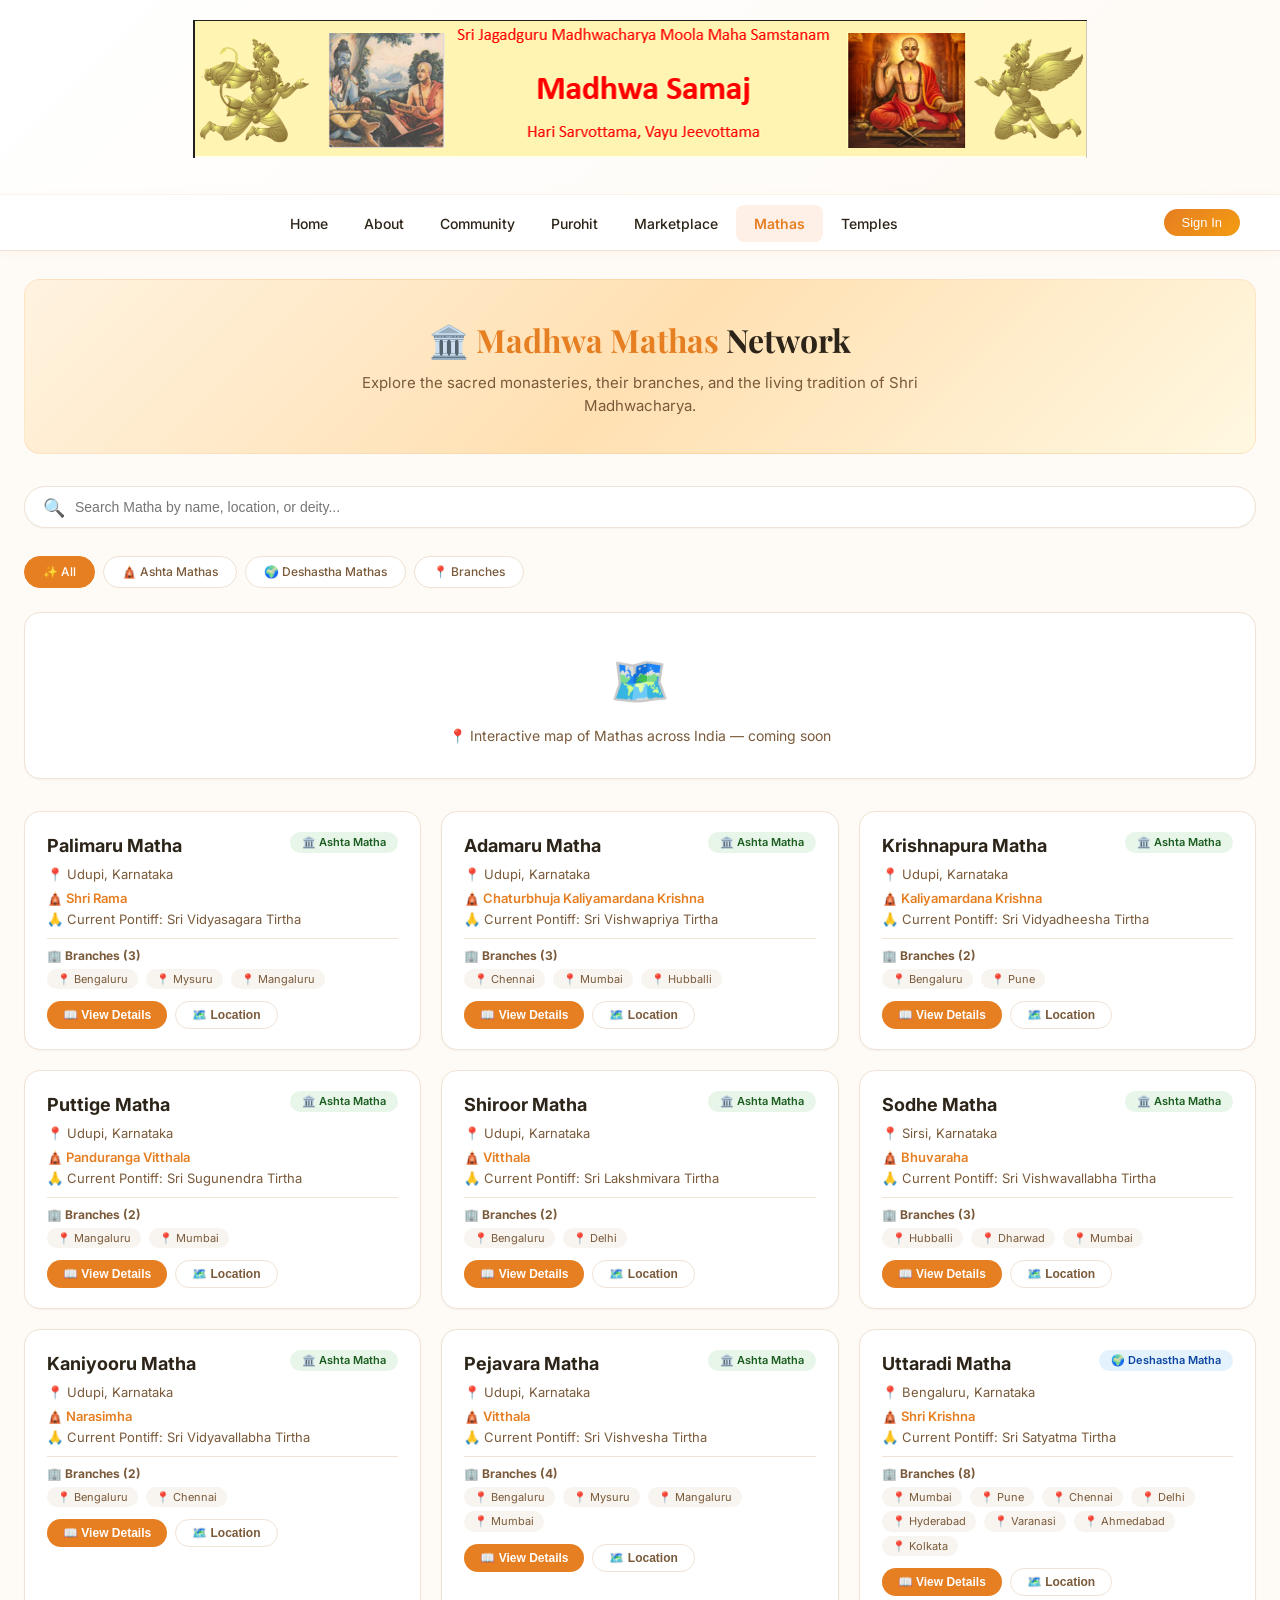
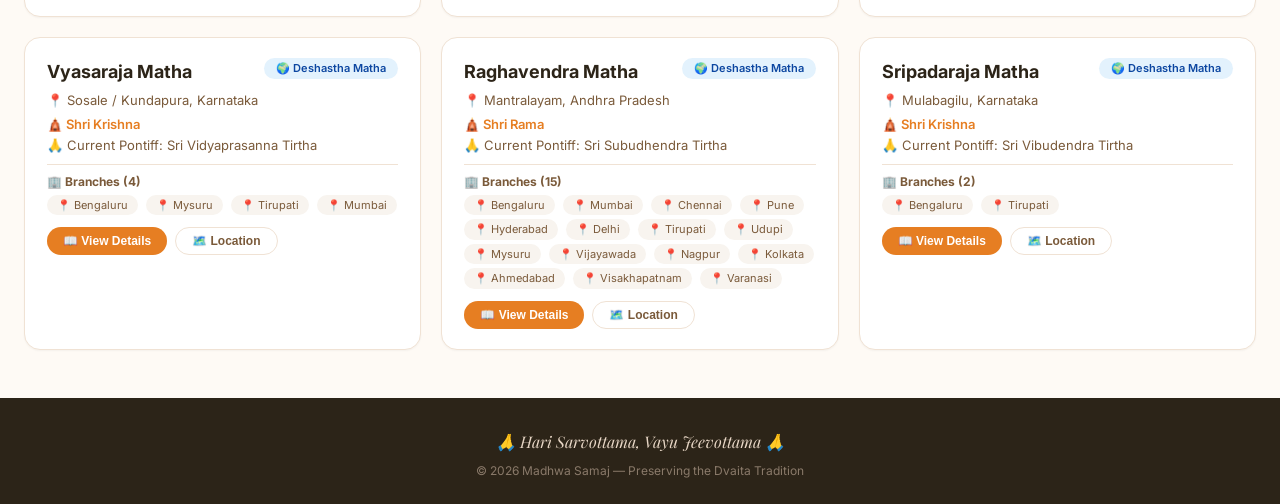
<file: ms-mathas-network.html>
<!DOCTYPE html>
<html lang="en">
<head>
    <meta charset="UTF-8">
    <meta name="viewport" content="width=device-width, initial-scale=1.0, viewport-fit=cover">
    <title>Madhwa Samaj | Mathas Network</title>
    <link href="https://fonts.googleapis.com/css2?family=Inter:opsz,wght@14..32,300;14..32,400;14..32,500;14..32,600;14..32,700&family=Playfair+Display:ital,wght@0,400;0,500;0,600;0,700;1,400&display=swap" rel="stylesheet">
    <style>
        * { margin: 0; padding: 0; box-sizing: border-box; }
        :root {
            --madhwa-primary: #e67e22;
            --madhwa-light: #f39c12;
            --madhwa-dark: #d35400;
            --google-blue: #4285f4;
            --google-red: #ea4335;
            --google-yellow: #fbbc04;
            --google-green: #34a853;
            --bg-warm: #fefaf5;
            --surface-white: #ffffff;
            --text-primary: #2c2418;
            --text-secondary: #7a5a3a;
            --border-soft: #f0e2d4;
            --shadow-sm: 0 1px 2px rgba(0,0,0,0.04);
            --shadow-md: 0 4px 14px rgba(230,126,34,0.06);
            --shadow-lg: 0 8px 28px rgba(0,0,0,0.08);
            --radius: 16px;
        }
        body {
            font-family: 'Inter', sans-serif;
            background: var(--bg-warm);
            color: var(--text-primary);
            line-height: 1.5;
            min-height: 100vh;
            display: flex;
            flex-direction: column;
        }
        .page-content {
            flex: 1;
            max-width: 1280px;
            margin: 0 auto;
            padding: 28px 24px 48px;
            width: 100%;
        }
        .matha-hero {
            background: linear-gradient(135deg, #fff3e0 0%, #ffe0b2 50%, #fff8e1 100%);
            border-radius: var(--radius);
            padding: 36px 32px;
            margin-bottom: 32px;
            text-align: center;
            border: 1px solid rgba(230,126,34,0.12);
        }
        .matha-hero h1 { font-family: 'Playfair Display', serif; font-size: 32px; font-weight: 700; color: var(--text-primary); }
        .matha-hero h1 span { color: var(--madhwa-primary); }
        .matha-hero p { font-size: 15px; color: var(--text-secondary); max-width: 600px; margin: 8px auto 0; }
        .search-section {
            display: flex;
            flex-wrap: wrap;
            gap: 12px;
            margin-bottom: 28px;
        }
        .search-bar {
            flex: 2;
            min-width: 200px;
            display: flex;
            align-items: center;
            background: white;
            border: 1px solid var(--border-soft);
            border-radius: 40px;
            padding: 0 18px;
            box-shadow: var(--shadow-sm);
        }
        .search-bar:focus-within { border-color: var(--madhwa-primary); box-shadow: 0 0 0 3px rgba(230,126,34,0.08); }
        .search-bar input { flex: 1; border: none; padding: 12px 10px; font-size: 14px; outline: none; background: transparent; }
        .search-bar .search-icon { font-size: 18px; color: var(--text-secondary); }
        .filter-chips {
            display: flex;
            gap: 8px;
            flex-wrap: wrap;
            margin-bottom: 24px;
        }
        .chip {
            padding: 6px 18px;
            border-radius: 40px;
            background: white;
            border: 1px solid var(--border-soft);
            font-size: 12px;
            font-weight: 500;
            color: var(--text-secondary);
            cursor: pointer;
            transition: all 0.2s;
            white-space: nowrap;
        }
        .chip:hover { background: #fff3e0; border-color: var(--madhwa-light); }
        .chip.active { background: var(--madhwa-primary); color: white; border-color: var(--madhwa-primary); }
        .map-placeholder {
            background: white;
            border: 1px solid var(--border-soft);
            border-radius: var(--radius);
            padding: 32px;
            text-align: center;
            margin-bottom: 32px;
            box-shadow: var(--shadow-sm);
        }
        .map-placeholder .map-icon { font-size: 48px; margin-bottom: 8px; }
        .map-placeholder .map-text { font-size: 14px; color: var(--text-secondary); }
        .matha-grid {
            display: grid;
            grid-template-columns: repeat(auto-fit, minmax(300px, 1fr));
            gap: 20px;
        }
        .matha-card {
            background: white;
            border-radius: var(--radius);
            border: 1px solid var(--border-soft);
            padding: 20px 22px;
            box-shadow: var(--shadow-sm);
            transition: transform 0.2s, box-shadow 0.2s;
        }
        .matha-card:hover { transform: translateY(-3px); box-shadow: var(--shadow-lg); }
        .matha-card .matha-header { display: flex; justify-content: space-between; align-items: flex-start; margin-bottom: 6px; }
        .matha-card .matha-name { font-size: 18px; font-weight: 700; color: var(--text-primary); }
        .matha-card .matha-badge { font-size: 11px; font-weight: 600; padding: 2px 12px; border-radius: 20px; background: #fff3e0; color: var(--madhwa-primary); white-space: nowrap; }
        .matha-card .matha-badge.ashta { background: #e8f5e9; color: #1b5e20; }
        .matha-card .matha-badge.deshastha { background: #e3f2fd; color: #0d47a1; }
        .matha-card .matha-location { font-size: 13px; color: var(--text-secondary); margin-bottom: 4px; }
        .matha-card .matha-deity { font-size: 13px; color: var(--madhwa-primary); font-weight: 600; margin-bottom: 2px; }
        .matha-card .matha-pontiff { font-size: 13px; color: var(--text-secondary); margin-bottom: 6px; }
        .matha-card .matha-branches { font-size: 12px; color: var(--text-secondary); margin-top: 8px; padding-top: 8px; border-top: 1px solid var(--border-soft); }
        .matha-card .matha-branches .branch-list { display: flex; flex-wrap: wrap; gap: 4px 8px; margin-top: 4px; }
        .matha-card .matha-branches .branch-item { font-size: 11px; background: #f8f4ef; padding: 2px 10px; border-radius: 12px; color: var(--text-secondary); }
        .matha-card .matha-actions { margin-top: 12px; display: flex; gap: 8px; }
        .matha-card .matha-actions button { padding: 6px 16px; border: none; border-radius: 20px; font-size: 12px; font-weight: 600; cursor: pointer; transition: transform 0.2s; background: var(--madhwa-primary); color: white; }
        .matha-card .matha-actions button:hover { transform: scale(1.02); }
        .matha-card .matha-actions .btn-outline { background: none; color: var(--text-secondary); border: 1px solid var(--border-soft); }
        .matha-card .matha-actions .btn-outline:hover { background: #fff3e0; border-color: var(--madhwa-light); }
        @media (max-width: 768px) {
            .page-content { padding: 20px 16px 40px; }
            .matha-hero { padding: 24px 20px; }
            .matha-hero h1 { font-size: 26px; }
            .matha-grid { grid-template-columns: 1fr; gap: 16px; }
            .search-section { flex-direction: column; }
            .search-bar { width: 100%; }
            .filter-chips { gap: 6px; }
            .chip { font-size: 11px; padding: 4px 14px; }
        }
        @media (max-width: 480px) {
            .matha-card .matha-name { font-size: 16px; }
            .matha-card .matha-badge { font-size: 10px; padding: 2px 10px; }
            .map-placeholder { padding: 20px; }
            .matha-card .matha-actions { flex-wrap: wrap; }
        }
    </style>
</head>
<body>
    <div id="headerPlaceholder"></div>
    <main class="page-content">
        <div class="matha-hero">
            <h1>🏛️ <span>Madhwa Mathas</span> Network</h1>
            <p>Explore the sacred monasteries, their branches, and the living tradition of Shri Madhwacharya.</p>
        </div>
        <div class="search-section">
            <div class="search-bar">
                <span class="search-icon">🔍</span>
                <input type="text" id="searchInput" placeholder="Search Matha by name, location, or deity..." oninput="filterMathas()">
            </div>
        </div>
        <div class="filter-chips">
            <span class="chip active" data-filter="all" onclick="filterByChip('all', this)">✨ All</span>
            <span class="chip" data-filter="ashta" onclick="filterByChip('ashta', this)">🛕 Ashta Mathas</span>
            <span class="chip" data-filter="deshastha" onclick="filterByChip('deshastha', this)">🌍 Deshastha Mathas</span>
            <span class="chip" data-filter="branches" onclick="filterByChip('branches', this)">📍 Branches</span>
        </div>
        <div class="map-placeholder">
            <div class="map-icon">🗺️</div>
            <div class="map-text">📍 Interactive map of Mathas across India — coming soon</div>
        </div>
        <div class="matha-grid" id="mathaGrid"></div>
    </main>
    <footer class="site-footer">
        <div class="footer-mantra">🙏 Hari Sarvottama, Vayu Jeevottama 🙏</div>
        <div class="footer-copy">© 2026 Madhwa Samaj — Preserving the Dvaita Tradition</div>
    </footer>
    <div class="toast" id="toast">📍 Matha details loaded!</div>
    <script>
        // =============================================
        // HAMBURGER — DEFINED IN PAGE
        // =============================================
        function initHamburger() {
            const hamburger = document.getElementById('hamburgerBtn');
            const navLinks = document.getElementById('navLinks');
            if (!hamburger || !navLinks) return;

            const newHamburger = hamburger.cloneNode(true);
            hamburger.parentNode.replaceChild(newHamburger, hamburger);
            const newNavLinks = navLinks.cloneNode(true);
            navLinks.parentNode.replaceChild(newNavLinks, navLinks);

            const finalHamburger = document.getElementById('hamburgerBtn');
            const finalNavLinks = document.getElementById('navLinks');

            finalHamburger.addEventListener('click', function(e) {
                e.stopPropagation();
                finalNavLinks.classList.toggle('active');
            });

            finalNavLinks.querySelectorAll('a').forEach(link => {
                link.addEventListener('click', () => {
                    finalNavLinks.classList.remove('active');
                });
            });

            document.addEventListener('click', function(e) {
                if (!finalNavLinks.contains(e.target) && !finalHamburger.contains(e.target)) {
                    finalNavLinks.classList.remove('active');
                }
            });
        }

        function highlightCurrentPage() {
            const currentPage = window.location.pathname.split('/').pop() || 'ms-mathas-network.html';
            document.querySelectorAll('.nav-links a').forEach(link => {
                const href = link.getAttribute('href');
                if (href === currentPage) {
                    link.classList.add('active');
                } else {
                    link.classList.remove('active');
                }
            });
        }

        // =============================================
        // MATHA DATA & LOGIC
        // =============================================
        const mathaData = [
            { id: 1, name: "Palimaru Matha", type: "ashta", location: "Udupi, Karnataka", deity: "Shri Rama", currentPontiff: "Sri Vidyasagara Tirtha", branches: ["Bengaluru", "Mysuru", "Mangaluru"] },
            { id: 2, name: "Adamaru Matha", type: "ashta", location: "Udupi, Karnataka", deity: "Chaturbhuja Kaliyamardana Krishna", currentPontiff: "Sri Vishwapriya Tirtha", branches: ["Chennai", "Mumbai", "Hubballi"] },
            { id: 3, name: "Krishnapura Matha", type: "ashta", location: "Udupi, Karnataka", deity: "Kaliyamardana Krishna", currentPontiff: "Sri Vidyadheesha Tirtha", branches: ["Bengaluru", "Pune"] },
            { id: 4, name: "Puttige Matha", type: "ashta", location: "Udupi, Karnataka", deity: "Panduranga Vitthala", currentPontiff: "Sri Sugunendra Tirtha", branches: ["Mangaluru", "Mumbai"] },
            { id: 5, name: "Shiroor Matha", type: "ashta", location: "Udupi, Karnataka", deity: "Vitthala", currentPontiff: "Sri Lakshmivara Tirtha", branches: ["Bengaluru", "Delhi"] },
            { id: 6, name: "Sodhe Matha", type: "ashta", location: "Sirsi, Karnataka", deity: "Bhuvaraha", currentPontiff: "Sri Vishwavallabha Tirtha", branches: ["Hubballi", "Dharwad", "Mumbai"] },
            { id: 7, name: "Kaniyooru Matha", type: "ashta", location: "Udupi, Karnataka", deity: "Narasimha", currentPontiff: "Sri Vidyavallabha Tirtha", branches: ["Bengaluru", "Chennai"] },
            { id: 8, name: "Pejavara Matha", type: "ashta", location: "Udupi, Karnataka", deity: "Vitthala", currentPontiff: "Sri Vishvesha Tirtha", branches: ["Bengaluru", "Mysuru", "Mangaluru", "Mumbai"] },
            { id: 9, name: "Uttaradi Matha", type: "deshastha", location: "Bengaluru, Karnataka", deity: "Shri Krishna", currentPontiff: "Sri Satyatma Tirtha", branches: ["Mumbai", "Pune", "Chennai", "Delhi", "Hyderabad", "Varanasi", "Ahmedabad", "Kolkata"] },
            { id: 10, name: "Vyasaraja Matha", type: "deshastha", location: "Sosale / Kundapura, Karnataka", deity: "Shri Krishna", currentPontiff: "Sri Vidyaprasanna Tirtha", branches: ["Bengaluru", "Mysuru", "Tirupati", "Mumbai"] },
            { id: 11, name: "Raghavendra Matha", type: "deshastha", location: "Mantralayam, Andhra Pradesh", deity: "Shri Rama", currentPontiff: "Sri Subudhendra Tirtha", branches: ["Bengaluru", "Mumbai", "Chennai", "Pune", "Hyderabad", "Delhi", "Tirupati", "Udupi", "Mysuru", "Vijayawada", "Nagpur", "Kolkata", "Ahmedabad", "Visakhapatnam", "Varanasi"] },
            { id: 12, name: "Sripadaraja Matha", type: "deshastha", location: "Mulabagilu, Karnataka", deity: "Shri Krishna", currentPontiff: "Sri Vibudendra Tirtha", branches: ["Bengaluru", "Tirupati"] }
        ];
        let activeFilter = 'all';
        function renderMathas(mathas) {
            const grid = document.getElementById('mathaGrid');
            if (mathas.length === 0) {
                grid.innerHTML = `<p style="grid-column:1/-1; text-align:center; color:var(--text-secondary); padding:60px 0;">No Mathas found. Try a different search! 🔍</p>`;
                return;
            }
            let html = '';
            mathas.forEach(m => {
                const badgeClass = m.type === 'ashta' ? 'ashta' : 'deshastha';
                const badgeLabel = m.type === 'ashta' ? '🏛️ Ashta Matha' : '🌍 Deshastha Matha';
                const branchList = m.branches.map(b => `<span class="branch-item">📍 ${b}</span>`).join('');
                html += `
                    <div class="matha-card" data-name="${m.name.toLowerCase()}" data-location="${m.location.toLowerCase()}" data-deity="${m.deity.toLowerCase()}" data-type="${m.type}">
                        <div class="matha-header">
                            <div class="matha-name">${m.name}</div>
                            <span class="matha-badge ${badgeClass}">${badgeLabel}</span>
                        </div>
                        <div class="matha-location">📍 ${m.location}</div>
                        <div class="matha-deity">🛕 ${m.deity}</div>
                        <div class="matha-pontiff">🙏 Current Pontiff: ${m.currentPontiff}</div>
                        <div class="matha-branches">
                            <strong>🏢 Branches (${m.branches.length})</strong>
                            <div class="branch-list">${branchList}</div>
                        </div>
                        <div class="matha-actions">
                            <button onclick="showToast('📍 ${m.name} details loaded!')">📖 View Details</button>
                            <button class="btn-outline" onclick="showToast('📍 ${m.location}')">🗺️ Location</button>
                        </div>
                    </div>
                `;
            });
            grid.innerHTML = html;
        }
        function filterMathas() {
            const search = document.getElementById('searchInput').value.toLowerCase();
            const filtered = mathaData.filter(m => {
                const matchSearch = m.name.toLowerCase().includes(search) || m.location.toLowerCase().includes(search) || m.deity.toLowerCase().includes(search);
                const matchFilter = activeFilter === 'all' || m.type === activeFilter;
                return matchSearch && matchFilter;
            });
            renderMathas(filtered);
        }
        function filterByChip(filter, el) {
            activeFilter = filter;
            document.querySelectorAll('.chip').forEach(c => c.classList.remove('active'));
            el.classList.add('active');
            filterMathas();
        }
        function showToast(msg) {
            const toast = document.getElementById('toast');
            toast.textContent = msg;
            toast.classList.add('show');
            clearTimeout(toast._timer);
            toast._timer = setTimeout(() => toast.classList.remove('show'), 3000);
        }

        // =============================================
        // LOAD HEADER
        // =============================================
        fetch('components/header.html')
            .then(res => res.text())
            .then(data => {
                document.getElementById('headerPlaceholder').innerHTML = data;
                initHamburger();
                highlightCurrentPage();
            })
            .catch(err => console.error('Failed to load header:', err));

        renderMathas(mathaData);
    </script>
    <style>
        .toast {
            position: fixed;
            bottom: 100px;
            left: 50%;
            transform: translateX(-50%);
            background: #2c2418;
            color: white;
            padding: 14px 28px;
            border-radius: 40px;
            font-size: 13px;
            font-weight: 500;
            box-shadow: 0 8px 28px rgba(0,0,0,0.2);
            z-index: 300;
            opacity: 0;
            pointer-events: none;
            transition: all 0.4s ease;
        }
        .toast.show { opacity: 1; bottom: 120px; }
        .site-footer {
            background: #2c2418;
            color: #b8a994;
            padding: 32px 24px 24px;
            text-align: center;
            font-size: 13px;
            margin-top: auto;
        }
        .site-footer .footer-mantra { font-family: 'Playfair Display', serif; font-size: 16px; font-style: italic; color: #e6d5c4; margin-bottom: 8px; }
        .site-footer .footer-copy { font-size: 12px; color: #8a7a6a; }
        @media (max-width: 480px) {
            .site-footer { padding: 24px 16px 20px; }
            .site-footer .footer-mantra { font-size: 14px; }
        }
    </style>
</body>
</html>
</file>
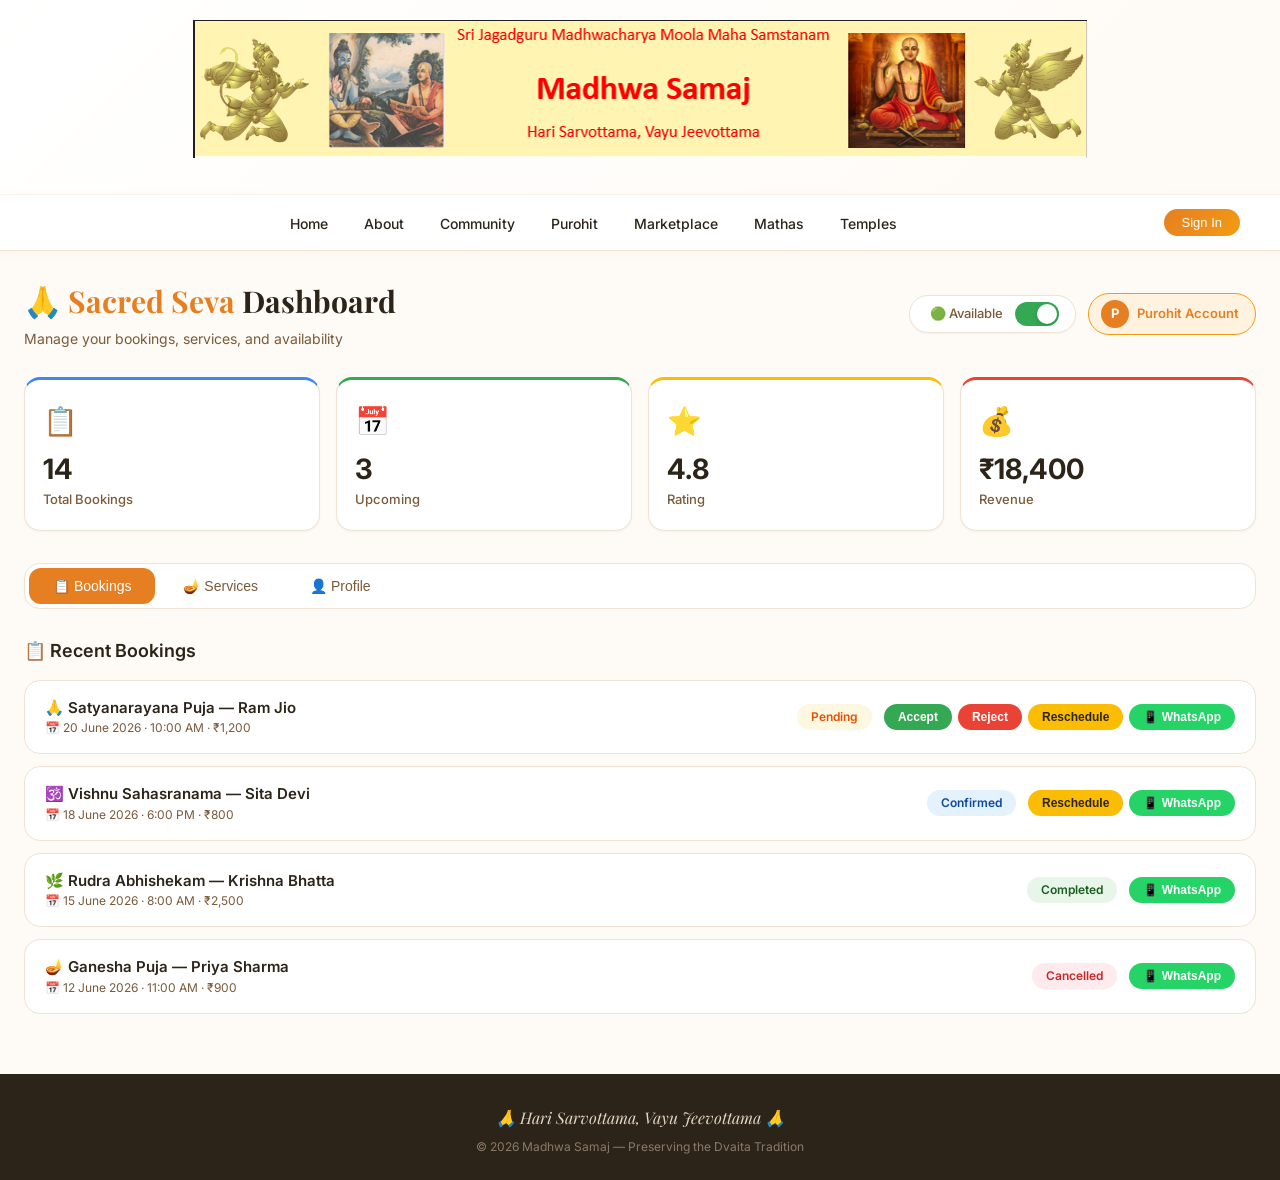
<file: ms-purohit-dashboard.html>
<!DOCTYPE html>
<html lang="en">
<head>
    <meta charset="UTF-8">
    <meta name="viewport" content="width=device-width, initial-scale=1.0, viewport-fit=cover">
    <title>Madhwa Samaj | Purohit Dashboard</title>
    <link href="https://fonts.googleapis.com/css2?family=Inter:opsz,wght@14..32,300;14..32,400;14..32,500;14..32,600;14..32,700&family=Playfair+Display:ital,wght@0,400;0,500;0,600;0,700;1,400&display=swap" rel="stylesheet">
    <style>
        * { margin: 0; padding: 0; box-sizing: border-box; }
        :root {
            --madhwa-primary: #e67e22;
            --madhwa-light: #f39c12;
            --madhwa-dark: #d35400;
            --google-blue: #4285f4;
            --google-red: #ea4335;
            --google-yellow: #fbbc04;
            --google-green: #34a853;
            --bg-warm: #fefaf5;
            --surface-white: #ffffff;
            --text-primary: #2c2418;
            --text-secondary: #7a5a3a;
            --border-soft: #f0e2d4;
            --shadow-sm: 0 1px 2px rgba(0,0,0,0.04);
            --shadow-md: 0 4px 14px rgba(230,126,34,0.06);
            --shadow-lg: 0 8px 28px rgba(0,0,0,0.08);
            --radius: 16px;
        }
        body {
            font-family: 'Inter', sans-serif;
            background: var(--bg-warm);
            color: var(--text-primary);
            line-height: 1.5;
            min-height: 100vh;
            display: flex;
            flex-direction: column;
        }
        .page-content {
            flex: 1;
            max-width: 1280px;
            margin: 0 auto;
            padding: 28px 24px 48px;
            width: 100%;
        }
        .dashboard-header {
            display: flex;
            flex-wrap: wrap;
            justify-content: space-between;
            align-items: center;
            margin-bottom: 28px;
            gap: 16px;
        }
        .dashboard-header h1 { font-family: 'Playfair Display', serif; font-size: 30px; font-weight: 700; }
        .dashboard-header h1 span { color: var(--madhwa-primary); }
        .purohit-badge {
            display: inline-flex;
            align-items: center;
            gap: 8px;
            background: #fff3e0;
            padding: 6px 16px 6px 12px;
            border-radius: 40px;
            border: 1px solid var(--madhwa-light);
            font-weight: 600;
            font-size: 13px;
            color: var(--madhwa-primary);
        }
        .purohit-badge .badge-letter {
            background: var(--madhwa-primary);
            color: white;
            width: 28px;
            height: 28px;
            border-radius: 50%;
            display: flex;
            align-items: center;
            justify-content: center;
            font-size: 13px;
            font-weight: 700;
        }
        .availability-toggle {
            display: flex;
            align-items: center;
            gap: 12px;
            background: white;
            padding: 6px 16px 6px 20px;
            border-radius: 40px;
            border: 1px solid var(--border-soft);
            box-shadow: var(--shadow-sm);
        }
        .availability-toggle .label { font-size: 13px; font-weight: 500; color: var(--text-secondary); }
        .toggle-switch {
            position: relative;
            width: 44px;
            height: 24px;
            background: #ccc;
            border-radius: 20px;
            cursor: pointer;
            transition: background 0.3s;
            flex-shrink: 0;
        }
        .toggle-switch.active { background: var(--google-green); }
        .toggle-switch .toggle-slider {
            position: absolute;
            top: 2px;
            left: 2px;
            width: 20px;
            height: 20px;
            background: white;
            border-radius: 50%;
            transition: transform 0.3s;
            box-shadow: 0 2px 4px rgba(0,0,0,0.15);
        }
        .toggle-switch.active .toggle-slider { transform: translateX(20px); }
        .stats-grid {
            display: grid;
            grid-template-columns: repeat(auto-fit, minmax(180px, 1fr));
            gap: 16px;
            margin-bottom: 32px;
        }
        .stat-card {
            background: white;
            border-radius: var(--radius);
            padding: 20px 18px;
            border: 1px solid var(--border-soft);
            box-shadow: var(--shadow-sm);
            transition: transform 0.2s;
        }
        .stat-card:hover { transform: translateY(-2px); }
        .stat-card .stat-icon { font-size: 28px; margin-bottom: 6px; }
        .stat-card .stat-number { font-size: 28px; font-weight: 700; color: var(--text-primary); }
        .stat-card .stat-label { font-size: 13px; color: var(--text-secondary); font-weight: 500; }
        .stat-card:nth-child(1) { border-top: 3px solid var(--google-blue); }
        .stat-card:nth-child(2) { border-top: 3px solid var(--google-green); }
        .stat-card:nth-child(3) { border-top: 3px solid var(--google-yellow); }
        .stat-card:nth-child(4) { border-top: 3px solid var(--google-red); }
        .tab-nav {
            display: flex;
            gap: 4px;
            background: white;
            border: 1px solid var(--border-soft);
            border-radius: var(--radius);
            padding: 4px;
            margin-bottom: 28px;
            overflow-x: auto;
        }
        .tab-btn {
            padding: 10px 24px;
            border: none;
            background: none;
            border-radius: 12px;
            font-weight: 500;
            font-size: 14px;
            color: var(--text-secondary);
            cursor: pointer;
            transition: all 0.2s;
            white-space: nowrap;
        }
        .tab-btn:hover { background: #fff3e0; color: var(--madhwa-primary); }
        .tab-btn.active { background: var(--madhwa-primary); color: white; }
        .tab-content { display: none; }
        .tab-content.active { display: block; animation: fadeIn 0.3s ease; }
        @keyframes fadeIn { from { opacity: 0; transform: translateY(8px); } to { opacity: 1; transform: translateY(0); } }
        .booking-item {
            background: white;
            border: 1px solid var(--border-soft);
            border-radius: var(--radius);
            padding: 16px 20px;
            margin-bottom: 12px;
            display: flex;
            flex-wrap: wrap;
            justify-content: space-between;
            align-items: center;
            gap: 12px;
        }
        .booking-item .booking-info { flex: 2; min-width: 200px; }
        .booking-item .booking-info .booking-name { font-weight: 600; font-size: 15px; }
        .booking-item .booking-info .booking-meta { font-size: 12px; color: var(--text-secondary); }
        .booking-status { padding: 4px 14px; border-radius: 20px; font-size: 12px; font-weight: 600; }
        .booking-status.pending { background: #fff8e1; color: #e65100; }
        .booking-status.confirmed { background: #e3f2fd; color: #0d47a1; }
        .booking-status.completed { background: #e8f5e9; color: #1b5e20; }
        .booking-status.cancelled { background: #ffebee; color: #c62828; }
        .booking-actions { display: flex; gap: 6px; flex-wrap: wrap; }
        .booking-actions button { padding: 6px 14px; border: none; border-radius: 20px; font-size: 12px; font-weight: 600; cursor: pointer; transition: transform 0.2s; }
        .booking-actions button:hover { transform: scale(1.02); }
        .btn-accept { background: var(--google-green); color: white; }
        .btn-reject { background: var(--google-red); color: white; }
        .btn-reschedule { background: var(--google-yellow); color: #2c2418; }
        .btn-contact { background: #25d366; color: white; }
        .services-grid {
            display: grid;
            grid-template-columns: repeat(auto-fit, minmax(240px, 1fr));
            gap: 16px;
            margin-top: 16px;
        }
        .service-card {
            background: white;
            border: 1px solid var(--border-soft);
            border-radius: var(--radius);
            padding: 18px 20px;
            box-shadow: var(--shadow-sm);
        }
        .service-card .service-name { font-weight: 600; font-size: 15px; }
        .service-card .service-fee { font-size: 14px; color: var(--madhwa-primary); font-weight: 600; }
        .service-card .service-desc { font-size: 12px; color: var(--text-secondary); margin-top: 4px; }
        .form-grid {
            display: grid;
            grid-template-columns: 1fr 1fr;
            gap: 16px;
        }
        .form-group { display: flex; flex-direction: column; gap: 4px; }
        .form-group.full { grid-column: 1 / -1; }
        .form-group label { font-size: 13px; font-weight: 600; color: var(--text-primary); }
        .form-group input, .form-group select, .form-group textarea {
            padding: 10px 14px;
            border: 1px solid var(--border-soft);
            border-radius: 10px;
            font-size: 14px;
            outline: none;
            transition: border-color 0.2s;
            background: white;
        }
        .form-group input:focus, .form-group select:focus, .form-group textarea:focus { border-color: var(--madhwa-primary); }
        .form-group textarea { resize: vertical; min-height: 80px; }
        .btn-submit {
            background: var(--madhwa-primary);
            color: white;
            border: none;
            padding: 12px 32px;
            border-radius: 40px;
            font-weight: 600;
            font-size: 15px;
            cursor: pointer;
            transition: background 0.2s;
            grid-column: 1 / -1;
            justify-self: start;
        }
        .btn-submit:hover { background: var(--madhwa-dark); }
        @media (max-width: 768px) {
            .page-content { padding: 20px 16px 40px; }
            .dashboard-header h1 { font-size: 24px; }
            .stats-grid { grid-template-columns: 1fr 1fr; gap: 12px; }
            .form-grid { grid-template-columns: 1fr; }
            .form-group.full { grid-column: 1; }
            .btn-submit { grid-column: 1; width: 100%; text-align: center; }
            .booking-item { flex-direction: column; align-items: flex-start; }
            .availability-toggle { padding: 4px 12px 4px 16px; }
        }
        @media (max-width: 480px) {
            .stats-grid { grid-template-columns: 1fr 1fr; gap: 10px; }
            .stat-card .stat-number { font-size: 22px; }
            .stat-card .stat-label { font-size: 11px; }
            .tab-btn { padding: 8px 16px; font-size: 12px; }
            .purohit-badge { font-size: 11px; padding: 4px 12px 4px 8px; }
            .purohit-badge .badge-letter { width: 24px; height: 24px; font-size: 11px; }
            .services-grid { grid-template-columns: 1fr; }
        }
    </style>
</head>
<body>
    <div id="headerPlaceholder"></div>
    <main class="page-content">
        <div class="dashboard-header">
            <div>
                <h1>🙏 <span>Sacred Seva</span> Dashboard</h1>
                <p style="color:var(--text-secondary); font-size:14px; margin-top:4px;">Manage your bookings, services, and availability</p>
            </div>
            <div style="display:flex; align-items:center; gap:12px; flex-wrap:wrap;">
                <div class="availability-toggle">
                    <span class="label">🟢 Available</span>
                    <div class="toggle-switch active" id="availabilityToggle" onclick="toggleAvailability()">
                        <div class="toggle-slider"></div>
                    </div>
                </div>
                <div class="purohit-badge">
                    <span class="badge-letter">P</span>
                    <span>Purohit Account</span>
                </div>
            </div>
        </div>
        <div class="stats-grid">
            <div class="stat-card"><div class="stat-icon">📋</div><div class="stat-number">14</div><div class="stat-label">Total Bookings</div></div>
            <div class="stat-card"><div class="stat-icon">📅</div><div class="stat-number">3</div><div class="stat-label">Upcoming</div></div>
            <div class="stat-card"><div class="stat-icon">⭐</div><div class="stat-number">4.8</div><div class="stat-label">Rating</div></div>
            <div class="stat-card"><div class="stat-icon">💰</div><div class="stat-number">₹18,400</div><div class="stat-label">Revenue</div></div>
        </div>
        <div class="tab-nav">
            <button class="tab-btn active" data-tab="bookings" onclick="switchTab('bookings', this)">📋 Bookings</button>
            <button class="tab-btn" data-tab="services" onclick="switchTab('services', this)">🪔 Services</button>
            <button class="tab-btn" data-tab="profile" onclick="switchTab('profile', this)">👤 Profile</button>
        </div>
        <div class="tab-content active" id="tab-bookings">
            <h3 style="font-size:18px; font-weight:600; margin-bottom:16px;">📋 Recent Bookings</h3>
            <div class="booking-item">
                <div class="booking-info">
                    <div class="booking-name">🙏 Satyanarayana Puja — Ram Jio</div>
                    <div class="booking-meta">📅 20 June 2026 · 10:00 AM · ₹1,200</div>
                </div>
                <span class="booking-status pending">Pending</span>
                <div class="booking-actions">
                    <button class="btn-accept">Accept</button>
                    <button class="btn-reject">Reject</button>
                    <button class="btn-reschedule">Reschedule</button>
                    <button class="btn-contact">📱 WhatsApp</button>
                </div>
            </div>
            <div class="booking-item">
                <div class="booking-info">
                    <div class="booking-name">🕉️ Vishnu Sahasranama — Sita Devi</div>
                    <div class="booking-meta">📅 18 June 2026 · 6:00 PM · ₹800</div>
                </div>
                <span class="booking-status confirmed">Confirmed</span>
                <div class="booking-actions">
                    <button class="btn-reschedule">Reschedule</button>
                    <button class="btn-contact">📱 WhatsApp</button>
                </div>
            </div>
            <div class="booking-item">
                <div class="booking-info">
                    <div class="booking-name">🌿 Rudra Abhishekam — Krishna Bhatta</div>
                    <div class="booking-meta">📅 15 June 2026 · 8:00 AM · ₹2,500</div>
                </div>
                <span class="booking-status completed">Completed</span>
                <div class="booking-actions">
                    <button class="btn-contact">📱 WhatsApp</button>
                </div>
            </div>
            <div class="booking-item">
                <div class="booking-info">
                    <div class="booking-name">🪔 Ganesha Puja — Priya Sharma</div>
                    <div class="booking-meta">📅 12 June 2026 · 11:00 AM · ₹900</div>
                </div>
                <span class="booking-status cancelled">Cancelled</span>
                <div class="booking-actions">
                    <button class="btn-contact">📱 WhatsApp</button>
                </div>
            </div>
        </div>
        <div class="tab-content" id="tab-services">
            <div style="display:flex; justify-content:space-between; align-items:center; flex-wrap:wrap; gap:12px; margin-bottom:16px;">
                <h3 style="font-size:18px; font-weight:600;">🪔 Services Offered</h3>
                <button style="background:var(--madhwa-primary); color:white; border:none; padding:8px 20px; border-radius:30px; font-weight:600; cursor:pointer;">➕ Add Service</button>
            </div>
            <div class="services-grid">
                <div class="service-card"><div class="service-name">Satyanarayana Puja</div><div class="service-fee">₹1,200</div><div class="service-desc">Complete puja with katha, prasad, and aarti</div></div>
                <div class="service-card"><div class="service-name">Vishnu Sahasranama</div><div class="service-fee">₹800</div><div class="service-desc">Chanting of 1000 names of Lord Vishnu</div></div>
                <div class="service-card"><div class="service-name">Rudra Abhishekam</div><div class="service-fee">₹2,500</div><div class="service-desc">Sacred abhishekam with 11 Rudrams</div></div>
                <div class="service-card"><div class="service-name">Ganesha Puja</div><div class="service-fee">₹900</div><div class="service-desc">Modak offering, mantra chanting, and aarti</div></div>
            </div>
        </div>
        <div class="tab-content" id="tab-profile">
            <div style="background:white; border:1px solid var(--border-soft); border-radius:var(--radius); padding:24px;">
                <h3 style="font-size:18px; font-weight:600; margin-bottom:16px;">👤 Purohit Profile</h3>
                <div style="display:flex; align-items:center; gap:20px; flex-wrap:wrap; margin-bottom:20px;">
                    <div style="width:80px; height:80px; border-radius:50%; background:linear-gradient(135deg, var(--madhwa-primary), var(--madhwa-light)); display:flex; align-items:center; justify-content:center; font-size:32px; font-weight:700; color:white;">RK</div>
                    <div>
                        <div style="font-size:20px; font-weight:700;">Rama Krishna</div>
                        <div style="color:var(--text-secondary);">Purohit since 2020 · ⭐ 4.8</div>
                        <div style="display:flex; gap:12px; margin-top:8px; flex-wrap:wrap;">
                            <span style="background:#fff3e0; padding:4px 14px; border-radius:20px; font-size:12px; font-weight:600; color:var(--madhwa-primary);">🙏 Purohit</span>
                            <span style="background:#e8f5e9; padding:4px 14px; border-radius:20px; font-size:12px; font-weight:600; color:#1b5e20;">✅ Verified</span>
                            <span style="background:#e3f2fd; padding:4px 14px; border-radius:20px; font-size:12px; font-weight:600; color:#0d47a1;">📅 10+ years</span>
                        </div>
                    </div>
                </div>
                <div class="form-grid">
                    <div class="form-group"><label>Full Name</label><input type="text" value="Rama Krishna" style="padding:10px 14px; border:1px solid var(--border-soft); border-radius:10px;"></div>
                    <div class="form-group"><label>Phone Number</label><input type="text" value="919999999999" style="padding:10px 14px; border:1px solid var(--border-soft); border-radius:10px;"></div>
                    <div class="form-group"><label>Experience (Years)</label><input type="number" value="10" style="padding:10px 14px; border:1px solid var(--border-soft); border-radius:10px;"></div>
                    <div class="form-group"><label>Languages</label><input type="text" value="Kannada, Hindi, English, Sanskrit" style="padding:10px 14px; border:1px solid var(--border-soft); border-radius:10px;"></div>
                    <div class="form-group"><label>Expertise</label><input type="text" value="Satyanarayana Puja, Vishnu Sahasranama, Rudra Abhishekam" style="padding:10px 14px; border:1px solid var(--border-soft); border-radius:10px;"></div>
                    <div class="form-group"><label>Location</label><input type="text" value="Udupi, Karnataka" style="padding:10px 14px; border:1px solid var(--border-soft); border-radius:10px;"></div>
                    <div class="form-group full"><label>About</label><textarea style="padding:10px 14px; border:1px solid var(--border-soft); border-radius:10px; min-height:60px;">Experienced purohit specializing in Vedic rituals, homams, and temple ceremonies.</textarea></div>
                    <button class="btn-submit" style="grid-column:1/-1;">💾 Update Profile</button>
                </div>
            </div>
        </div>
    </main>
    <footer class="site-footer">
        <div class="footer-mantra">🙏 Hari Sarvottama, Vayu Jeevottama 🙏</div>
        <div class="footer-copy">© 2026 Madhwa Samaj — Preserving the Dvaita Tradition</div>
    </footer>
    <div class="toast" id="toast">✅ Booking updated!</div>
    <script>
        // =============================================
        // HAMBURGER — DEFINED IN PAGE
        // =============================================
        function initHamburger() {
            const hamburger = document.getElementById('hamburgerBtn');
            const navLinks = document.getElementById('navLinks');
            if (!hamburger || !navLinks) return;

            const newHamburger = hamburger.cloneNode(true);
            hamburger.parentNode.replaceChild(newHamburger, hamburger);
            const newNavLinks = navLinks.cloneNode(true);
            navLinks.parentNode.replaceChild(newNavLinks, navLinks);

            const finalHamburger = document.getElementById('hamburgerBtn');
            const finalNavLinks = document.getElementById('navLinks');

            finalHamburger.addEventListener('click', function(e) {
                e.stopPropagation();
                finalNavLinks.classList.toggle('active');
            });

            finalNavLinks.querySelectorAll('a').forEach(link => {
                link.addEventListener('click', () => {
                    finalNavLinks.classList.remove('active');
                });
            });

            document.addEventListener('click', function(e) {
                if (!finalNavLinks.contains(e.target) && !finalHamburger.contains(e.target)) {
                    finalNavLinks.classList.remove('active');
                }
            });
        }

        function highlightCurrentPage() {
            const currentPage = window.location.pathname.split('/').pop() || 'ms-purohit-dashboard.html';
            document.querySelectorAll('.nav-links a').forEach(link => {
                const href = link.getAttribute('href');
                if (href === currentPage) {
                    link.classList.add('active');
                } else {
                    link.classList.remove('active');
                }
            });
        }

        // =============================================
        // DASHBOARD LOGIC
        // =============================================
        function switchTab(tabId, btn) {
            document.querySelectorAll('.tab-content').forEach(t => t.classList.remove('active'));
            document.querySelectorAll('.tab-btn').forEach(b => b.classList.remove('active'));
            document.getElementById('tab-' + tabId).classList.add('active');
            btn.classList.add('active');
        }
        let isAvailable = true;
        function toggleAvailability() {
            const toggle = document.getElementById('availabilityToggle');
            const label = toggle.parentElement.querySelector('.label');
            isAvailable = !isAvailable;
            toggle.classList.toggle('active');
            label.textContent = isAvailable ? '🟢 Available' : '🔴 Unavailable';
            showToast(isAvailable ? '🟢 You are now available for bookings' : '🔴 You are now unavailable');
        }
        function showToast(msg) {
            const toast = document.getElementById('toast');
            toast.textContent = msg;
            toast.classList.add('show');
            clearTimeout(toast._timer);
            toast._timer = setTimeout(() => toast.classList.remove('show'), 3000);
        }

        // =============================================
        // LOAD HEADER
        // =============================================
        fetch('components/header.html')
            .then(res => res.text())
            .then(data => {
                document.getElementById('headerPlaceholder').innerHTML = data;
                initHamburger();
                highlightCurrentPage();
            })
            .catch(err => console.error('Failed to load header:', err));
    </script>
    <style>
        .toast {
            position: fixed;
            bottom: 100px;
            left: 50%;
            transform: translateX(-50%);
            background: #2c2418;
            color: white;
            padding: 14px 28px;
            border-radius: 40px;
            font-size: 13px;
            font-weight: 500;
            box-shadow: 0 8px 28px rgba(0,0,0,0.2);
            z-index: 300;
            opacity: 0;
            pointer-events: none;
            transition: all 0.4s ease;
        }
        .toast.show { opacity: 1; bottom: 120px; }
        .site-footer {
            background: #2c2418;
            color: #b8a994;
            padding: 32px 24px 24px;
            text-align: center;
            font-size: 13px;
            margin-top: auto;
        }
        .site-footer .footer-mantra { font-family: 'Playfair Display', serif; font-size: 16px; font-style: italic; color: #e6d5c4; margin-bottom: 8px; }
        .site-footer .footer-copy { font-size: 12px; color: #8a7a6a; }
        @media (max-width: 480px) {
            .site-footer { padding: 24px 16px 20px; }
            .site-footer .footer-mantra { font-size: 14px; }
        }
    </style>
</body>
</html>
</file>
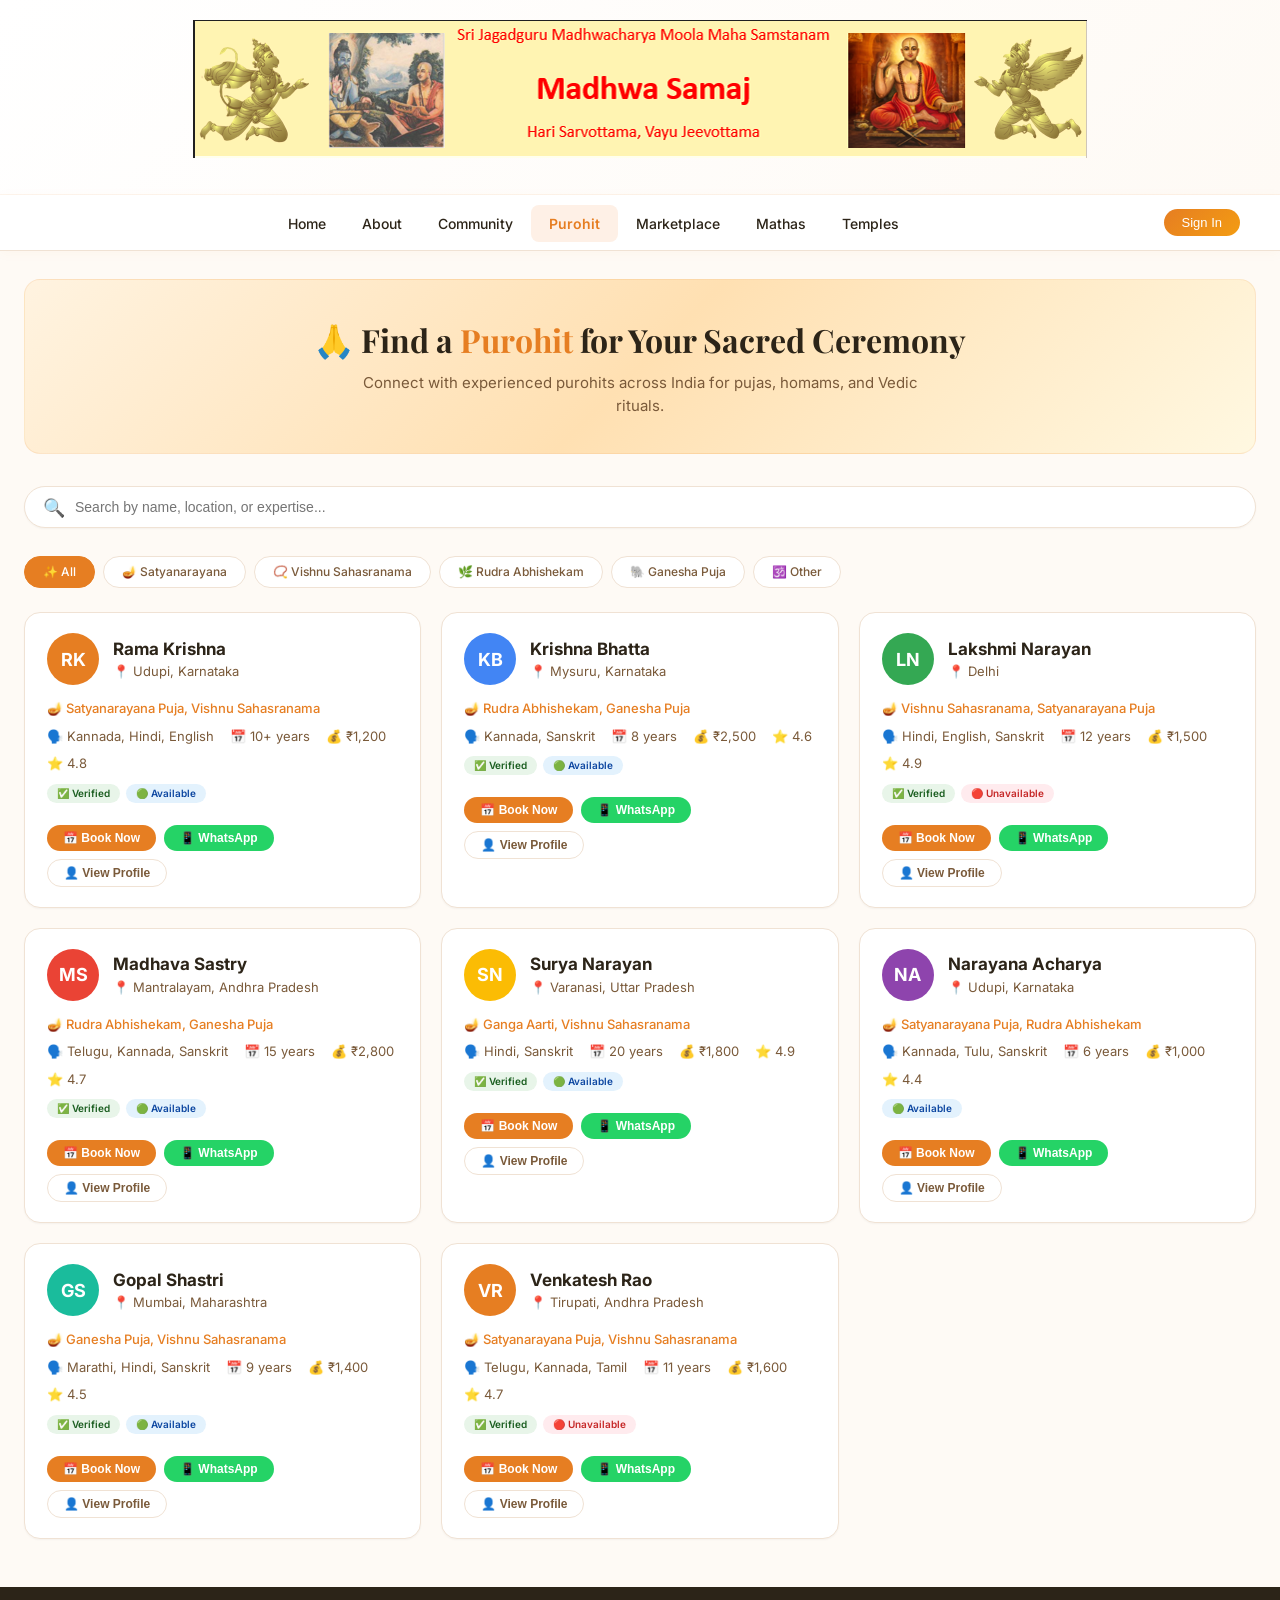
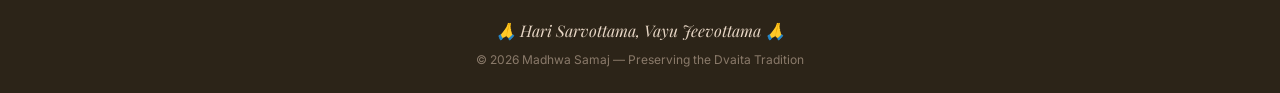
<file: ms-purohit.html>
<!DOCTYPE html>
<html lang="en">
<head>
    <meta charset="UTF-8">
    <meta name="viewport" content="width=device-width, initial-scale=1.0, viewport-fit=cover">
    <title>Madhwa Samaj | Find a Purohit</title>
    <link href="https://fonts.googleapis.com/css2?family=Inter:opsz,wght@14..32,300;14..32,400;14..32,500;14..32,600;14..32,700&family=Playfair+Display:ital,wght@0,400;0,500;0,600;0,700;1,400&display=swap" rel="stylesheet">
    <style>
        * { margin: 0; padding: 0; box-sizing: border-box; }
        :root {
            --madhwa-primary: #e67e22;
            --madhwa-light: #f39c12;
            --madhwa-dark: #d35400;
            --google-blue: #4285f4;
            --google-red: #ea4335;
            --google-yellow: #fbbc04;
            --google-green: #34a853;
            --bg-warm: #fefaf5;
            --surface-white: #ffffff;
            --text-primary: #2c2418;
            --text-secondary: #7a5a3a;
            --border-soft: #f0e2d4;
            --shadow-sm: 0 1px 2px rgba(0,0,0,0.04);
            --shadow-md: 0 4px 14px rgba(230,126,34,0.06);
            --shadow-lg: 0 8px 28px rgba(0,0,0,0.08);
            --radius: 16px;
        }
        body {
            font-family: 'Inter', sans-serif;
            background: var(--bg-warm);
            color: var(--text-primary);
            line-height: 1.5;
            min-height: 100vh;
            display: flex;
            flex-direction: column;
        }
        .page-content {
            flex: 1;
            max-width: 1280px;
            margin: 0 auto;
            padding: 28px 24px 48px;
            width: 100%;
        }
        .purohit-hero {
            background: linear-gradient(135deg, #fff3e0 0%, #ffe0b2 50%, #fff8e1 100%);
            border-radius: var(--radius);
            padding: 36px 32px;
            margin-bottom: 32px;
            text-align: center;
            border: 1px solid rgba(230,126,34,0.12);
        }
        .purohit-hero h1 { font-family: 'Playfair Display', serif; font-size: 32px; font-weight: 700; color: var(--text-primary); }
        .purohit-hero h1 span { color: var(--madhwa-primary); }
        .purohit-hero p { font-size: 15px; color: var(--text-secondary); max-width: 600px; margin: 8px auto 0; }
        .search-section {
            display: flex;
            flex-wrap: wrap;
            gap: 12px;
            margin-bottom: 28px;
        }
        .search-bar {
            flex: 2;
            min-width: 200px;
            display: flex;
            align-items: center;
            background: white;
            border: 1px solid var(--border-soft);
            border-radius: 40px;
            padding: 0 18px;
            box-shadow: var(--shadow-sm);
        }
        .search-bar:focus-within { border-color: var(--madhwa-primary); box-shadow: 0 0 0 3px rgba(230,126,34,0.08); }
        .search-bar input { flex: 1; border: none; padding: 12px 10px; font-size: 14px; outline: none; background: transparent; }
        .search-bar .search-icon { font-size: 18px; color: var(--text-secondary); }
        .filter-chips {
            display: flex;
            gap: 8px;
            flex-wrap: wrap;
            margin-bottom: 24px;
        }
        .chip {
            padding: 6px 18px;
            border-radius: 40px;
            background: white;
            border: 1px solid var(--border-soft);
            font-size: 12px;
            font-weight: 500;
            color: var(--text-secondary);
            cursor: pointer;
            transition: all 0.2s;
            white-space: nowrap;
        }
        .chip:hover { background: #fff3e0; border-color: var(--madhwa-light); }
        .chip.active { background: var(--madhwa-primary); color: white; border-color: var(--madhwa-primary); }
        .purohit-grid {
            display: grid;
            grid-template-columns: repeat(auto-fit, minmax(300px, 1fr));
            gap: 20px;
        }
        .purohit-card {
            background: white;
            border-radius: var(--radius);
            border: 1px solid var(--border-soft);
            padding: 20px 22px;
            box-shadow: var(--shadow-sm);
            transition: transform 0.2s, box-shadow 0.2s;
            display: flex;
            flex-direction: column;
        }
        .purohit-card:hover { transform: translateY(-3px); box-shadow: var(--shadow-lg); }
        .purohit-card .purohit-header { display: flex; align-items: center; gap: 14px; margin-bottom: 10px; }
        .purohit-card .avatar { width: 52px; height: 52px; border-radius: 50%; display: flex; align-items: center; justify-content: center; font-weight: 700; font-size: 18px; color: white; flex-shrink: 0; }
        .purohit-card .purohit-info { flex: 1; }
        .purohit-card .purohit-name { font-size: 17px; font-weight: 700; color: var(--text-primary); }
        .purohit-card .purohit-location { font-size: 13px; color: var(--text-secondary); }
        .purohit-card .purohit-expertise { font-size: 13px; color: var(--madhwa-primary); font-weight: 500; margin: 4px 0; }
        .purohit-card .purohit-meta { display: flex; flex-wrap: wrap; gap: 8px 16px; font-size: 13px; color: var(--text-secondary); margin: 4px 0; }
        .purohit-card .purohit-meta span { display: flex; align-items: center; gap: 4px; }
        .purohit-card .purohit-badges { display: flex; gap: 6px; flex-wrap: wrap; margin: 6px 0 10px; }
        .purohit-card .purohit-badges .badge { font-size: 10px; font-weight: 600; padding: 2px 10px; border-radius: 12px; background: #e8f5e9; color: #1b5e20; }
        .purohit-card .purohit-badges .badge.verified { background: #e8f5e9; color: #1b5e20; }
        .purohit-card .purohit-badges .badge.available { background: #e3f2fd; color: #0d47a1; }
        .purohit-card .purohit-actions { margin-top: 12px; display: flex; gap: 8px; flex-wrap: wrap; }
        .purohit-card .purohit-actions button { padding: 6px 16px; border: none; border-radius: 20px; font-size: 12px; font-weight: 600; cursor: pointer; transition: transform 0.2s; background: var(--madhwa-primary); color: white; }
        .purohit-card .purohit-actions button:hover { transform: scale(1.02); }
        .purohit-card .purohit-actions .btn-whatsapp { background: #25d366; color: white; }
        .purohit-card .purohit-actions .btn-outline { background: none; color: var(--text-secondary); border: 1px solid var(--border-soft); }
        .purohit-card .purohit-actions .btn-outline:hover { background: #fff3e0; border-color: var(--madhwa-light); }
        @media (max-width: 768px) {
            .page-content { padding: 20px 16px 40px; }
            .purohit-hero { padding: 24px 20px; }
            .purohit-hero h1 { font-size: 26px; }
            .purohit-grid { grid-template-columns: 1fr; gap: 16px; }
            .search-section { flex-direction: column; }
            .search-bar { width: 100%; }
            .filter-chips { gap: 6px; }
            .chip { font-size: 11px; padding: 4px 14px; }
        }
        @media (max-width: 480px) {
            .purohit-card .purohit-header { flex-wrap: wrap; }
            .purohit-card .avatar { width: 44px; height: 44px; font-size: 15px; }
            .purohit-card .purohit-name { font-size: 15px; }
        }
    </style>
</head>
<body>
    <div id="headerPlaceholder"></div>
    <main class="page-content">
        <div class="purohit-hero">
            <h1>🙏 Find a <span>Purohit</span> for Your Sacred Ceremony</h1>
            <p>Connect with experienced purohits across India for pujas, homams, and Vedic rituals.</p>
        </div>
        <div class="search-section">
            <div class="search-bar">
                <span class="search-icon">🔍</span>
                <input type="text" id="searchInput" placeholder="Search by name, location, or expertise..." oninput="filterPurohits()">
            </div>
        </div>
        <div class="filter-chips">
            <span class="chip active" data-filter="all" onclick="filterByChip('all', this)">✨ All</span>
            <span class="chip" data-filter="satyanarayana" onclick="filterByChip('satyanarayana', this)">🪔 Satyanarayana</span>
            <span class="chip" data-filter="vishnu" onclick="filterByChip('vishnu', this)">📿 Vishnu Sahasranama</span>
            <span class="chip" data-filter="rudra" onclick="filterByChip('rudra', this)">🌿 Rudra Abhishekam</span>
            <span class="chip" data-filter="ganesha" onclick="filterByChip('ganesha', this)">🐘 Ganesha Puja</span>
            <span class="chip" data-filter="other" onclick="filterByChip('other', this)">🕉️ Other</span>
        </div>
        <div class="purohit-grid" id="purohitGrid"></div>
    </main>
    <footer class="site-footer">
        <div class="footer-mantra">🙏 Hari Sarvottama, Vayu Jeevottama 🙏</div>
        <div class="footer-copy">© 2026 Madhwa Samaj — Preserving the Dvaita Tradition</div>
    </footer>
    <div class="toast" id="toast">🙏 Purohit details loaded!</div>
    <script>
        // =============================================
        // HAMBURGER — DEFINED IN PAGE
        // =============================================
        function initHamburger() {
            const hamburger = document.getElementById('hamburgerBtn');
            const navLinks = document.getElementById('navLinks');
            if (!hamburger || !navLinks) return;

            const newHamburger = hamburger.cloneNode(true);
            hamburger.parentNode.replaceChild(newHamburger, hamburger);
            const newNavLinks = navLinks.cloneNode(true);
            navLinks.parentNode.replaceChild(newNavLinks, navLinks);

            const finalHamburger = document.getElementById('hamburgerBtn');
            const finalNavLinks = document.getElementById('navLinks');

            finalHamburger.addEventListener('click', function(e) {
                e.stopPropagation();
                finalNavLinks.classList.toggle('active');
            });

            finalNavLinks.querySelectorAll('a').forEach(link => {
                link.addEventListener('click', () => {
                    finalNavLinks.classList.remove('active');
                });
            });

            document.addEventListener('click', function(e) {
                if (!finalNavLinks.contains(e.target) && !finalHamburger.contains(e.target)) {
                    finalNavLinks.classList.remove('active');
                }
            });
        }

        function highlightCurrentPage() {
            const currentPage = window.location.pathname.split('/').pop() || 'ms-purohit.html';
            document.querySelectorAll('.nav-links a').forEach(link => {
                const href = link.getAttribute('href');
                if (href === currentPage) {
                    link.classList.add('active');
                } else {
                    link.classList.remove('active');
                }
            });
        }

        // =============================================
        // PUROHIT DATA & LOGIC
        // =============================================
        const purohits = [
            { id: 1, name: "Rama Krishna", location: "Udupi, Karnataka", expertise: "Satyanarayana Puja, Vishnu Sahasranama", languages: "Kannada, Hindi, English", experience: "10+ years", fee: "₹1,200", rating: "4.8", available: true, avatar: "RK", verified: true, category: "satyanarayana" },
            { id: 2, name: "Krishna Bhatta", location: "Mysuru, Karnataka", expertise: "Rudra Abhishekam, Ganesha Puja", languages: "Kannada, Sanskrit", experience: "8 years", fee: "₹2,500", rating: "4.6", available: true, avatar: "KB", verified: true, category: "rudra" },
            { id: 3, name: "Lakshmi Narayan", location: "Delhi", expertise: "Vishnu Sahasranama, Satyanarayana Puja", languages: "Hindi, English, Sanskrit", experience: "12 years", fee: "₹1,500", rating: "4.9", available: false, avatar: "LN", verified: true, category: "vishnu" },
            { id: 4, name: "Madhava Sastry", location: "Mantralayam, Andhra Pradesh", expertise: "Rudra Abhishekam, Ganesha Puja", languages: "Telugu, Kannada, Sanskrit", experience: "15 years", fee: "₹2,800", rating: "4.7", available: true, avatar: "MS", verified: true, category: "rudra" },
            { id: 5, name: "Surya Narayan", location: "Varanasi, Uttar Pradesh", expertise: "Ganga Aarti, Vishnu Sahasranama", languages: "Hindi, Sanskrit", experience: "20 years", fee: "₹1,800", rating: "4.9", available: true, avatar: "SN", verified: true, category: "vishnu" },
            { id: 6, name: "Narayana Acharya", location: "Udupi, Karnataka", expertise: "Satyanarayana Puja, Rudra Abhishekam", languages: "Kannada, Tulu, Sanskrit", experience: "6 years", fee: "₹1,000", rating: "4.4", available: true, avatar: "NA", verified: false, category: "satyanarayana" },
            { id: 7, name: "Gopal Shastri", location: "Mumbai, Maharashtra", expertise: "Ganesha Puja, Vishnu Sahasranama", languages: "Marathi, Hindi, Sanskrit", experience: "9 years", fee: "₹1,400", rating: "4.5", available: true, avatar: "GS", verified: true, category: "ganesha" },
            { id: 8, name: "Venkatesh Rao", location: "Tirupati, Andhra Pradesh", expertise: "Satyanarayana Puja, Vishnu Sahasranama", languages: "Telugu, Kannada, Tamil", experience: "11 years", fee: "₹1,600", rating: "4.7", available: false, avatar: "VR", verified: true, category: "satyanarayana" }
        ];
        let activeFilter = 'all';
        const colors = ['#e67e22', '#4285f4', '#34a853', '#ea4335', '#fbbc04', '#8e44ad', '#1abc9c', '#e67e22'];
        function renderPurohits(list) {
            const grid = document.getElementById('purohitGrid');
            if (list.length === 0) {
                grid.innerHTML = `<p style="grid-column:1/-1; text-align:center; color:var(--text-secondary); padding:60px 0;">No purohits found. Try a different search! 🔍</p>`;
                return;
            }
            let html = '';
            list.forEach((p, index) => {
                const color = colors[index % colors.length];
                html += `
                    <div class="purohit-card">
                        <div class="purohit-header">
                            <div class="avatar" style="background:${color};">${p.avatar}</div>
                            <div class="purohit-info">
                                <div class="purohit-name">${p.name}</div>
                                <div class="purohit-location">📍 ${p.location}</div>
                            </div>
                        </div>
                        <div class="purohit-expertise">🪔 ${p.expertise}</div>
                        <div class="purohit-meta">
                            <span>🗣️ ${p.languages}</span>
                            <span>📅 ${p.experience}</span>
                            <span>💰 ${p.fee}</span>
                            <span>⭐ ${p.rating}</span>
                        </div>
                        <div class="purohit-badges">
                            ${p.verified ? '<span class="badge verified">✅ Verified</span>' : ''}
                            ${p.available ? '<span class="badge available">🟢 Available</span>' : '<span class="badge" style="background:#ffebee;color:#c62828;">🔴 Unavailable</span>'}
                        </div>
                        <div class="purohit-actions">
                            <button onclick="showToast('🙏 Booking request sent to ${p.name}!')">📅 Book Now</button>
                            <button class="btn-whatsapp" onclick="showToast('📱 WhatsApp contact for ${p.name}')">📱 WhatsApp</button>
                            <button class="btn-outline" onclick="showToast('👤 Profile of ${p.name}')">👤 View Profile</button>
                        </div>
                    </div>
                `;
            });
            grid.innerHTML = html;
        }
        function filterPurohits() {
            const search = document.getElementById('searchInput').value.toLowerCase();
            const filtered = purohits.filter(p => {
                const matchSearch = p.name.toLowerCase().includes(search) || p.location.toLowerCase().includes(search) || p.expertise.toLowerCase().includes(search);
                const matchFilter = activeFilter === 'all' || p.category === activeFilter;
                return matchSearch && matchFilter;
            });
            renderPurohits(filtered);
        }
        function filterByChip(filter, el) {
            activeFilter = filter;
            document.querySelectorAll('.chip').forEach(c => c.classList.remove('active'));
            el.classList.add('active');
            filterPurohits();
        }
        function showToast(msg) {
            const toast = document.getElementById('toast');
            toast.textContent = msg;
            toast.classList.add('show');
            clearTimeout(toast._timer);
            toast._timer = setTimeout(() => toast.classList.remove('show'), 3000);
        }

        // =============================================
        // LOAD HEADER
        // =============================================
        fetch('components/header.html')
            .then(res => res.text())
            .then(data => {
                document.getElementById('headerPlaceholder').innerHTML = data;
                initHamburger();
                highlightCurrentPage();
            })
            .catch(err => console.error('Failed to load header:', err));

        renderPurohits(purohits);
    </script>
    <style>
        .toast {
            position: fixed;
            bottom: 100px;
            left: 50%;
            transform: translateX(-50%);
            background: #2c2418;
            color: white;
            padding: 14px 28px;
            border-radius: 40px;
            font-size: 13px;
            font-weight: 500;
            box-shadow: 0 8px 28px rgba(0,0,0,0.2);
            z-index: 300;
            opacity: 0;
            pointer-events: none;
            transition: all 0.4s ease;
        }
        .toast.show { opacity: 1; bottom: 120px; }
        .site-footer {
            background: #2c2418;
            color: #b8a994;
            padding: 32px 24px 24px;
            text-align: center;
            font-size: 13px;
            margin-top: auto;
        }
        .site-footer .footer-mantra { font-family: 'Playfair Display', serif; font-size: 16px; font-style: italic; color: #e6d5c4; margin-bottom: 8px; }
        .site-footer .footer-copy { font-size: 12px; color: #8a7a6a; }
        @media (max-width: 480px) {
            .site-footer { padding: 24px 16px 20px; }
            .site-footer .footer-mantra { font-size: 14px; }
        }
    </style>
</body>
</html>
</file>
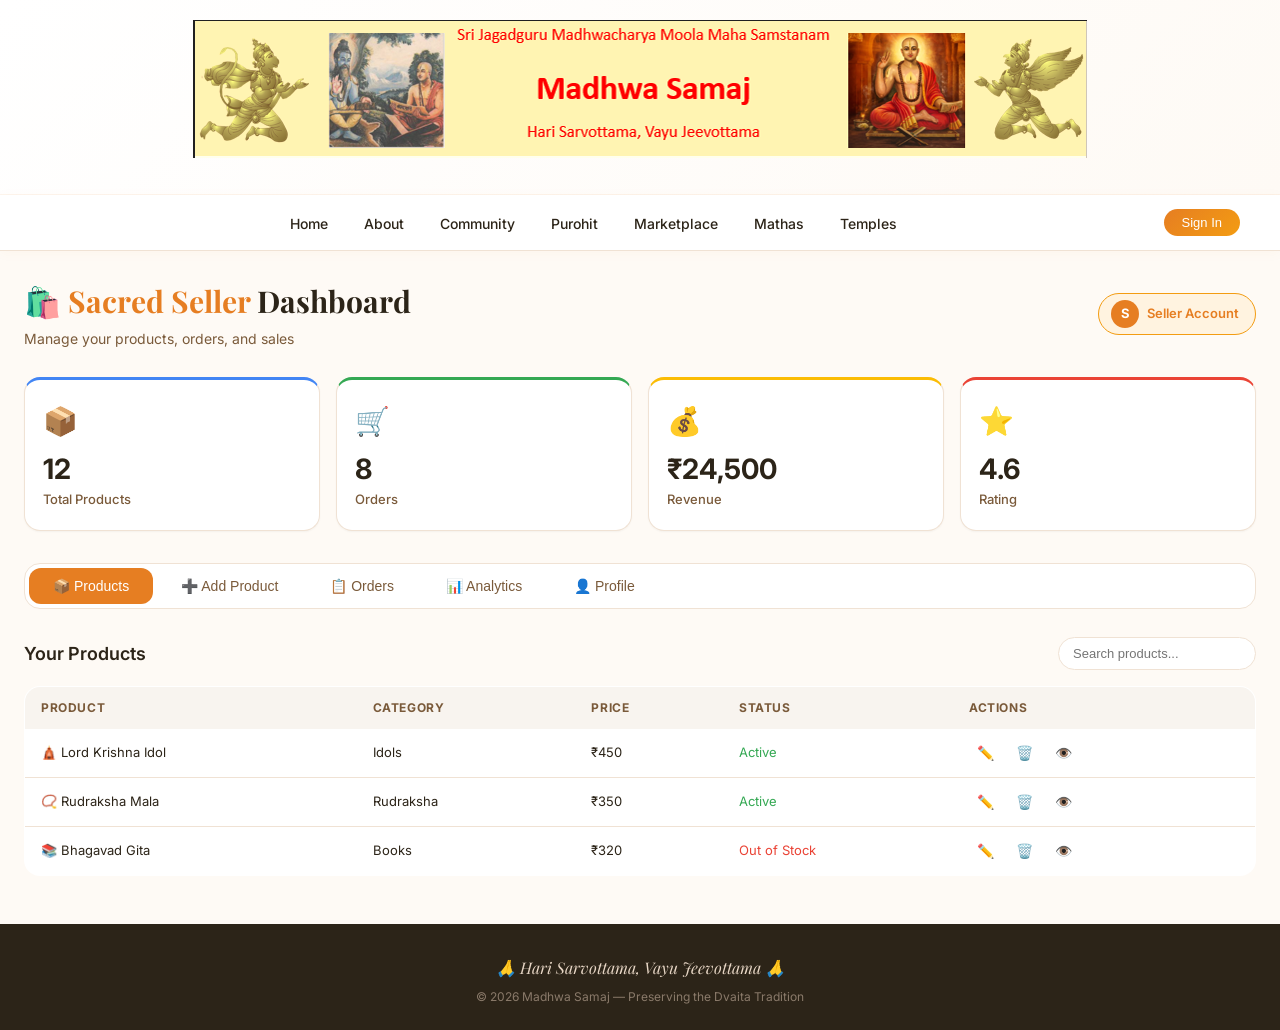
<file: ms-seller-dashboard.html>
<!DOCTYPE html>
<html lang="en">
<head>
    <meta charset="UTF-8">
    <meta name="viewport" content="width=device-width, initial-scale=1.0, viewport-fit=cover">
    <title>Madhwa Samaj | Seller Dashboard</title>
    <link href="https://fonts.googleapis.com/css2?family=Inter:opsz,wght@14..32,300;14..32,400;14..32,500;14..32,600;14..32,700&family=Playfair+Display:ital,wght@0,400;0,500;0,600;0,700;1,400&display=swap" rel="stylesheet">
    <style>
        * { margin: 0; padding: 0; box-sizing: border-box; }
        :root {
            --madhwa-primary: #e67e22;
            --madhwa-light: #f39c12;
            --madhwa-dark: #d35400;
            --google-blue: #4285f4;
            --google-red: #ea4335;
            --google-yellow: #fbbc04;
            --google-green: #34a853;
            --bg-warm: #fefaf5;
            --surface-white: #ffffff;
            --text-primary: #2c2418;
            --text-secondary: #7a5a3a;
            --border-soft: #f0e2d4;
            --shadow-sm: 0 1px 2px rgba(0,0,0,0.04);
            --shadow-md: 0 4px 14px rgba(230,126,34,0.06);
            --shadow-lg: 0 8px 28px rgba(0,0,0,0.08);
            --radius: 16px;
        }
        body {
            font-family: 'Inter', sans-serif;
            background: var(--bg-warm);
            color: var(--text-primary);
            line-height: 1.5;
            min-height: 100vh;
            display: flex;
            flex-direction: column;
        }
        .page-content {
            flex: 1;
            max-width: 1280px;
            margin: 0 auto;
            padding: 28px 24px 48px;
            width: 100%;
        }
        .dashboard-header {
            display: flex;
            flex-wrap: wrap;
            justify-content: space-between;
            align-items: center;
            margin-bottom: 28px;
            gap: 16px;
        }
        .dashboard-header h1 { font-family: 'Playfair Display', serif; font-size: 30px; font-weight: 700; }
        .dashboard-header h1 span { color: var(--madhwa-primary); }
        .seller-badge {
            display: inline-flex;
            align-items: center;
            gap: 8px;
            background: #fff3e0;
            padding: 6px 16px 6px 12px;
            border-radius: 40px;
            border: 1px solid var(--madhwa-light);
            font-weight: 600;
            font-size: 13px;
            color: var(--madhwa-primary);
        }
        .seller-badge .badge-letter {
            background: var(--madhwa-primary);
            color: white;
            width: 28px;
            height: 28px;
            border-radius: 50%;
            display: flex;
            align-items: center;
            justify-content: center;
            font-size: 13px;
            font-weight: 700;
        }
        .stats-grid {
            display: grid;
            grid-template-columns: repeat(auto-fit, minmax(180px, 1fr));
            gap: 16px;
            margin-bottom: 32px;
        }
        .stat-card {
            background: white;
            border-radius: var(--radius);
            padding: 20px 18px;
            border: 1px solid var(--border-soft);
            box-shadow: var(--shadow-sm);
            transition: transform 0.2s;
        }
        .stat-card:hover { transform: translateY(-2px); }
        .stat-card .stat-icon { font-size: 28px; margin-bottom: 6px; }
        .stat-card .stat-number { font-size: 28px; font-weight: 700; color: var(--text-primary); }
        .stat-card .stat-label { font-size: 13px; color: var(--text-secondary); font-weight: 500; }
        .stat-card:nth-child(1) { border-top: 3px solid var(--google-blue); }
        .stat-card:nth-child(2) { border-top: 3px solid var(--google-green); }
        .stat-card:nth-child(3) { border-top: 3px solid var(--google-yellow); }
        .stat-card:nth-child(4) { border-top: 3px solid var(--google-red); }
        .tab-nav {
            display: flex;
            gap: 4px;
            background: white;
            border: 1px solid var(--border-soft);
            border-radius: var(--radius);
            padding: 4px;
            margin-bottom: 28px;
            overflow-x: auto;
        }
        .tab-btn {
            padding: 10px 24px;
            border: none;
            background: none;
            border-radius: 12px;
            font-weight: 500;
            font-size: 14px;
            color: var(--text-secondary);
            cursor: pointer;
            transition: all 0.2s;
            white-space: nowrap;
        }
        .tab-btn:hover { background: #fff3e0; color: var(--madhwa-primary); }
        .tab-btn.active { background: var(--madhwa-primary); color: white; }
        .tab-content { display: none; }
        .tab-content.active { display: block; animation: fadeIn 0.3s ease; }
        @keyframes fadeIn { from { opacity: 0; transform: translateY(8px); } to { opacity: 1; transform: translateY(0); } }
        .form-grid {
            display: grid;
            grid-template-columns: 1fr 1fr;
            gap: 16px;
        }
        .form-group { display: flex; flex-direction: column; gap: 4px; }
        .form-group.full { grid-column: 1 / -1; }
        .form-group label { font-size: 13px; font-weight: 600; color: var(--text-primary); }
        .form-group input, .form-group select, .form-group textarea {
            padding: 10px 14px;
            border: 1px solid var(--border-soft);
            border-radius: 10px;
            font-size: 14px;
            outline: none;
            transition: border-color 0.2s;
            background: white;
        }
        .form-group input:focus, .form-group select:focus, .form-group textarea:focus { border-color: var(--madhwa-primary); }
        .form-group textarea { resize: vertical; min-height: 80px; }
        .btn-submit {
            background: var(--madhwa-primary);
            color: white;
            border: none;
            padding: 12px 32px;
            border-radius: 40px;
            font-weight: 600;
            font-size: 15px;
            cursor: pointer;
            transition: background 0.2s;
            grid-column: 1 / -1;
            justify-self: start;
        }
        .btn-submit:hover { background: var(--madhwa-dark); }
        .product-table {
            width: 100%;
            border-collapse: collapse;
            background: white;
            border-radius: var(--radius);
            overflow: hidden;
            border: 1px solid var(--border-soft);
        }
        .product-table th {
            background: #f8f4ef;
            padding: 12px 16px;
            text-align: left;
            font-size: 12px;
            font-weight: 700;
            text-transform: uppercase;
            letter-spacing: 0.05em;
            color: var(--text-secondary);
        }
        .product-table td { padding: 12px 16px; border-bottom: 1px solid var(--border-soft); font-size: 13px; }
        .product-table tr:last-child td { border-bottom: none; }
        .product-table .actions { display: flex; gap: 6px; }
        .product-table .actions button { background: none; border: none; cursor: pointer; padding: 4px 8px; border-radius: 6px; font-size: 14px; }
        .product-table .actions .edit { color: var(--google-blue); }
        .product-table .actions .delete { color: var(--google-red); }
        .product-table .actions .view { color: var(--google-green); }
        .order-item {
            background: white;
            border: 1px solid var(--border-soft);
            border-radius: var(--radius);
            padding: 16px 20px;
            margin-bottom: 12px;
            display: flex;
            flex-wrap: wrap;
            justify-content: space-between;
            align-items: center;
            gap: 12px;
        }
        .order-item .order-info { flex: 2; min-width: 160px; }
        .order-item .order-info .order-name { font-weight: 600; }
        .order-item .order-info .order-meta { font-size: 12px; color: var(--text-secondary); }
        .order-status { padding: 4px 14px; border-radius: 20px; font-size: 12px; font-weight: 600; }
        .order-status.pending { background: #fff8e1; color: #e65100; }
        .order-status.shipped { background: #e3f2fd; color: #0d47a1; }
        .order-status.delivered { background: #e8f5e9; color: #1b5e20; }
        @media (max-width: 768px) {
            .page-content { padding: 20px 16px 40px; }
            .dashboard-header h1 { font-size: 24px; }
            .stats-grid { grid-template-columns: 1fr 1fr; gap: 12px; }
            .form-grid { grid-template-columns: 1fr; }
            .form-group.full { grid-column: 1; }
            .btn-submit { grid-column: 1; width: 100%; text-align: center; }
            .product-table { display: block; overflow-x: auto; }
            .order-item { flex-direction: column; align-items: flex-start; }
        }
        @media (max-width: 480px) {
            .stats-grid { grid-template-columns: 1fr 1fr; gap: 10px; }
            .stat-card .stat-number { font-size: 22px; }
            .stat-card .stat-label { font-size: 11px; }
            .tab-btn { padding: 8px 16px; font-size: 12px; }
            .seller-badge { font-size: 11px; padding: 4px 12px 4px 8px; }
            .seller-badge .badge-letter { width: 24px; height: 24px; font-size: 11px; }
        }
    </style>
</head>
<body>
    <div id="headerPlaceholder"></div>
    <main class="page-content">
        <div class="dashboard-header">
            <div>
                <h1>🛍️ <span>Sacred Seller</span> Dashboard</h1>
                <p style="color:var(--text-secondary); font-size:14px; margin-top:4px;">Manage your products, orders, and sales</p>
            </div>
            <div class="seller-badge">
                <span class="badge-letter">S</span>
                <span>Seller Account</span>
            </div>
        </div>
        <div class="stats-grid">
            <div class="stat-card"><div class="stat-icon">📦</div><div class="stat-number">12</div><div class="stat-label">Total Products</div></div>
            <div class="stat-card"><div class="stat-icon">🛒</div><div class="stat-number">8</div><div class="stat-label">Orders</div></div>
            <div class="stat-card"><div class="stat-icon">💰</div><div class="stat-number">₹24,500</div><div class="stat-label">Revenue</div></div>
            <div class="stat-card"><div class="stat-icon">⭐</div><div class="stat-number">4.6</div><div class="stat-label">Rating</div></div>
        </div>
        <div class="tab-nav">
            <button class="tab-btn active" data-tab="products" onclick="switchTab('products', this)">📦 Products</button>
            <button class="tab-btn" data-tab="add" onclick="switchTab('add', this)">➕ Add Product</button>
            <button class="tab-btn" data-tab="orders" onclick="switchTab('orders', this)">📋 Orders</button>
            <button class="tab-btn" data-tab="analytics" onclick="switchTab('analytics', this)">📊 Analytics</button>
            <button class="tab-btn" data-tab="profile" onclick="switchTab('profile', this)">👤 Profile</button>
        </div>
        <div class="tab-content active" id="tab-products">
            <div style="display:flex; justify-content:space-between; align-items:center; margin-bottom:16px; flex-wrap:wrap; gap:8px;">
                <h3 style="font-size:18px; font-weight:600;">Your Products</h3>
                <input type="text" placeholder="Search products..." style="padding:8px 14px; border:1px solid var(--border-soft); border-radius:30px; font-size:13px; outline:none; min-width:180px;">
            </div>
            <table class="product-table">
                <thead><tr><th>Product</th><th>Category</th><th>Price</th><th>Status</th><th>Actions</th></tr></thead>
                <tbody>
                    <tr><td>🛕 Lord Krishna Idol</td><td>Idols</td><td>₹450</td><td><span style="color:var(--google-green);">Active</span></td><td><div class="actions"><button class="edit" title="Edit">✏️</button><button class="delete" title="Delete">🗑️</button><button class="view" title="View">👁️</button></div></td></tr>
                    <tr><td>📿 Rudraksha Mala</td><td>Rudraksha</td><td>₹350</td><td><span style="color:var(--google-green);">Active</span></td><td><div class="actions"><button class="edit" title="Edit">✏️</button><button class="delete" title="Delete">🗑️</button><button class="view" title="View">👁️</button></div></td></tr>
                    <tr><td>📚 Bhagavad Gita</td><td>Books</td><td>₹320</td><td><span style="color:var(--google-red);">Out of Stock</span></td><td><div class="actions"><button class="edit" title="Edit">✏️</button><button class="delete" title="Delete">🗑️</button><button class="view" title="View">👁️</button></div></td></tr>
                </tbody>
            </table>
        </div>
        <div class="tab-content" id="tab-add">
            <div style="background:white; border:1px solid var(--border-soft); border-radius:var(--radius); padding:24px;">
                <h3 style="font-size:18px; font-weight:600; margin-bottom:16px;">✨ Add New Product</h3>
                <form id="addProductForm" onsubmit="event.preventDefault(); showToast('✅ Product added successfully!');">
                    <div class="form-grid">
                        <div class="form-group"><label>Product Name *</label><input type="text" placeholder="e.g., Lord Krishna Idol" required></div>
                        <div class="form-group"><label>Category *</label><select required><option value="">Select Category</option><option>Puja Items</option><option>Books</option><option>Prasad</option><option>Rudraksha</option><option>Idols</option><option>Snacks</option><option>Merchandise</option><option>Traditional Wear - Men</option><option>Traditional Wear - Women</option><option>Traditional Wear - Children</option></select></div>
                        <div class="form-group"><label>Price (₹) *</label><input type="number" placeholder="e.g., 450" required></div>
                        <div class="form-group"><label>Discount (%)</label><input type="number" placeholder="e.g., 20" value="0"></div>
                        <div class="form-group full"><label>Product Description</label><textarea placeholder="Describe your product..."></textarea></div>
                        <div class="form-group"><label>Stock Quantity</label><input type="number" placeholder="e.g., 10" value="1"></div>
                        <div class="form-group"><label>WhatsApp Number</label><input type="text" placeholder="e.g., 919999999999" value="919999999999"></div>
                        <div class="form-group full"><label>Product Image</label><input type="file" accept="image/*" style="padding:8px;"><span style="font-size:12px; color:var(--text-secondary);">Upload a clear image of your product (JPEG, PNG)</span></div>
                        <button type="submit" class="btn-submit">➕ Add Product</button>
                    </div>
                </form>
            </div>
        </div>
        <div class="tab-content" id="tab-orders">
            <h3 style="font-size:18px; font-weight:600; margin-bottom:16px;">📋 Recent Orders</h3>
            <div class="order-item"><div class="order-info"><div class="order-name">🛕 Lord Krishna Idol (x2)</div><div class="order-meta">Order #1234 · Ram Jio · ₹900</div></div><span class="order-status pending">Pending</span><button style="background:var(--madhwa-primary); color:white; border:none; padding:6px 16px; border-radius:30px; cursor:pointer;">📱 Contact</button></div>
            <div class="order-item"><div class="order-info"><div class="order-name">📿 Rudraksha Mala (x1)</div><div class="order-meta">Order #1233 · Sita Devi · ₹350</div></div><span class="order-status shipped">Shipped</span><button style="background:var(--madhwa-primary); color:white; border:none; padding:6px 16px; border-radius:30px; cursor:pointer;">📱 Contact</button></div>
            <div class="order-item"><div class="order-info"><div class="order-name">📚 Bhagavad Gita (x3)</div><div class="order-meta">Order #1232 · Krishna Bhatta · ₹960</div></div><span class="order-status delivered">Delivered</span><button style="background:var(--madhwa-primary); color:white; border:none; padding:6px 16px; border-radius:30px; cursor:pointer;">📱 Contact</button></div>
        </div>
        <div class="tab-content" id="tab-analytics">
            <h3 style="font-size:18px; font-weight:600; margin-bottom:16px;">📊 Sales Analytics</h3>
            <div style="background:white; border:1px solid var(--border-soft); border-radius:var(--radius); padding:24px; text-align:center;">
                <div style="font-size:48px; margin-bottom:12px;">📈</div>
                <p style="color:var(--text-secondary);">Weekly sales trend (coming soon)</p>
                <div style="display:flex; gap:12px; justify-content:center; margin-top:16px; flex-wrap:wrap;">
                    <span style="background:#fff3e0; padding:6px 16px; border-radius:20px; font-size:12px;">Mon: ₹1,200</span>
                    <span style="background:#fff3e0; padding:6px 16px; border-radius:20px; font-size:12px;">Tue: ₹2,450</span>
                    <span style="background:#fff3e0; padding:6px 16px; border-radius:20px; font-size:12px;">Wed: ₹3,800</span>
                    <span style="background:#fff3e0; padding:6px 16px; border-radius:20px; font-size:12px;">Thu: ₹1,900</span>
                    <span style="background:#fff3e0; padding:6px 16px; border-radius:20px; font-size:12px;">Fri: ₹4,200</span>
                    <span style="background:#fff3e0; padding:6px 16px; border-radius:20px; font-size:12px;">Sat: ₹2,100</span>
                </div>
            </div>
        </div>
        <div class="tab-content" id="tab-profile">
            <div style="background:white; border:1px solid var(--border-soft); border-radius:var(--radius); padding:24px;">
                <h3 style="font-size:18px; font-weight:600; margin-bottom:16px;">👤 Seller Profile</h3>
                <div style="display:flex; align-items:center; gap:20px; flex-wrap:wrap; margin-bottom:20px;">
                    <div style="width:80px; height:80px; border-radius:50%; background:linear-gradient(135deg, var(--madhwa-primary), var(--madhwa-light)); display:flex; align-items:center; justify-content:center; font-size:32px; font-weight:700; color:white;">RJ</div>
                    <div>
                        <div style="font-size:20px; font-weight:700;">Ram Jio</div>
                        <div style="color:var(--text-secondary);">Seller since 2025 · ⭐ 4.6</div>
                        <div style="display:flex; gap:12px; margin-top:8px;">
                            <span style="background:#fff3e0; padding:4px 14px; border-radius:20px; font-size:12px; font-weight:600; color:var(--madhwa-primary);">🛍️ Seller</span>
                            <span style="background:#e8f5e9; padding:4px 14px; border-radius:20px; font-size:12px; font-weight:600; color:#1b5e20;">✅ Verified</span>
                        </div>
                    </div>
                </div>
                <div class="form-grid">
                    <div class="form-group"><label>Shop Name</label><input type="text" value="Ram Jio's Sacred Store" style="padding:10px 14px; border:1px solid var(--border-soft); border-radius:10px;"></div>
                    <div class="form-group"><label>WhatsApp Number</label><input type="text" value="919999999999" style="padding:10px 14px; border:1px solid var(--border-soft); border-radius:10px;"></div>
                    <div class="form-group full"><label>Shop Description</label><textarea style="padding:10px 14px; border:1px solid var(--border-soft); border-radius:10px; min-height:60px;">Selling authentic puja items, idols, and spiritual books.</textarea></div>
                    <button class="btn-submit" style="grid-column:1/-1;">💾 Update Profile</button>
                </div>
            </div>
        </div>
    </main>
    <footer class="site-footer">
        <div class="footer-mantra">🙏 Hari Sarvottama, Vayu Jeevottama 🙏</div>
        <div class="footer-copy">© 2026 Madhwa Samaj — Preserving the Dvaita Tradition</div>
    </footer>
    <div class="toast" id="toast">✅ Product added successfully!</div>
    <script>
        // =============================================
        // HAMBURGER — DEFINED IN PAGE
        // =============================================
        function initHamburger() {
            const hamburger = document.getElementById('hamburgerBtn');
            const navLinks = document.getElementById('navLinks');
            if (!hamburger || !navLinks) return;

            const newHamburger = hamburger.cloneNode(true);
            hamburger.parentNode.replaceChild(newHamburger, hamburger);
            const newNavLinks = navLinks.cloneNode(true);
            navLinks.parentNode.replaceChild(newNavLinks, navLinks);

            const finalHamburger = document.getElementById('hamburgerBtn');
            const finalNavLinks = document.getElementById('navLinks');

            finalHamburger.addEventListener('click', function(e) {
                e.stopPropagation();
                finalNavLinks.classList.toggle('active');
            });

            finalNavLinks.querySelectorAll('a').forEach(link => {
                link.addEventListener('click', () => {
                    finalNavLinks.classList.remove('active');
                });
            });

            document.addEventListener('click', function(e) {
                if (!finalNavLinks.contains(e.target) && !finalHamburger.contains(e.target)) {
                    finalNavLinks.classList.remove('active');
                }
            });
        }

        function highlightCurrentPage() {
            const currentPage = window.location.pathname.split('/').pop() || 'ms-seller-dashboard.html';
            document.querySelectorAll('.nav-links a').forEach(link => {
                const href = link.getAttribute('href');
                if (href === currentPage) {
                    link.classList.add('active');
                } else {
                    link.classList.remove('active');
                }
            });
        }

        // =============================================
        // DASHBOARD LOGIC
        // =============================================
        function switchTab(tabId, btn) {
            document.querySelectorAll('.tab-content').forEach(t => t.classList.remove('active'));
            document.querySelectorAll('.tab-btn').forEach(b => b.classList.remove('active'));
            document.getElementById('tab-' + tabId).classList.add('active');
            btn.classList.add('active');
        }
        function showToast(msg) {
            const toast = document.getElementById('toast');
            toast.textContent = msg;
            toast.classList.add('show');
            clearTimeout(toast._timer);
            toast._timer = setTimeout(() => toast.classList.remove('show'), 3000);
        }

        // =============================================
        // LOAD HEADER
        // =============================================
        fetch('components/header.html')
            .then(res => res.text())
            .then(data => {
                document.getElementById('headerPlaceholder').innerHTML = data;
                initHamburger();
                highlightCurrentPage();
            })
            .catch(err => console.error('Failed to load header:', err));
    </script>
    <style>
        .toast {
            position: fixed;
            bottom: 100px;
            left: 50%;
            transform: translateX(-50%);
            background: #2c2418;
            color: white;
            padding: 14px 28px;
            border-radius: 40px;
            font-size: 13px;
            font-weight: 500;
            box-shadow: 0 8px 28px rgba(0,0,0,0.2);
            z-index: 300;
            opacity: 0;
            pointer-events: none;
            transition: all 0.4s ease;
        }
        .toast.show { opacity: 1; bottom: 120px; }
        .site-footer {
            background: #2c2418;
            color: #b8a994;
            padding: 32px 24px 24px;
            text-align: center;
            font-size: 13px;
            margin-top: auto;
        }
        .site-footer .footer-mantra { font-family: 'Playfair Display', serif; font-size: 16px; font-style: italic; color: #e6d5c4; margin-bottom: 8px; }
        .site-footer .footer-copy { font-size: 12px; color: #8a7a6a; }
        @media (max-width: 480px) {
            .site-footer { padding: 24px 16px 20px; }
            .site-footer .footer-mantra { font-size: 14px; }
        }
    </style>
</body>
</html>
</file>
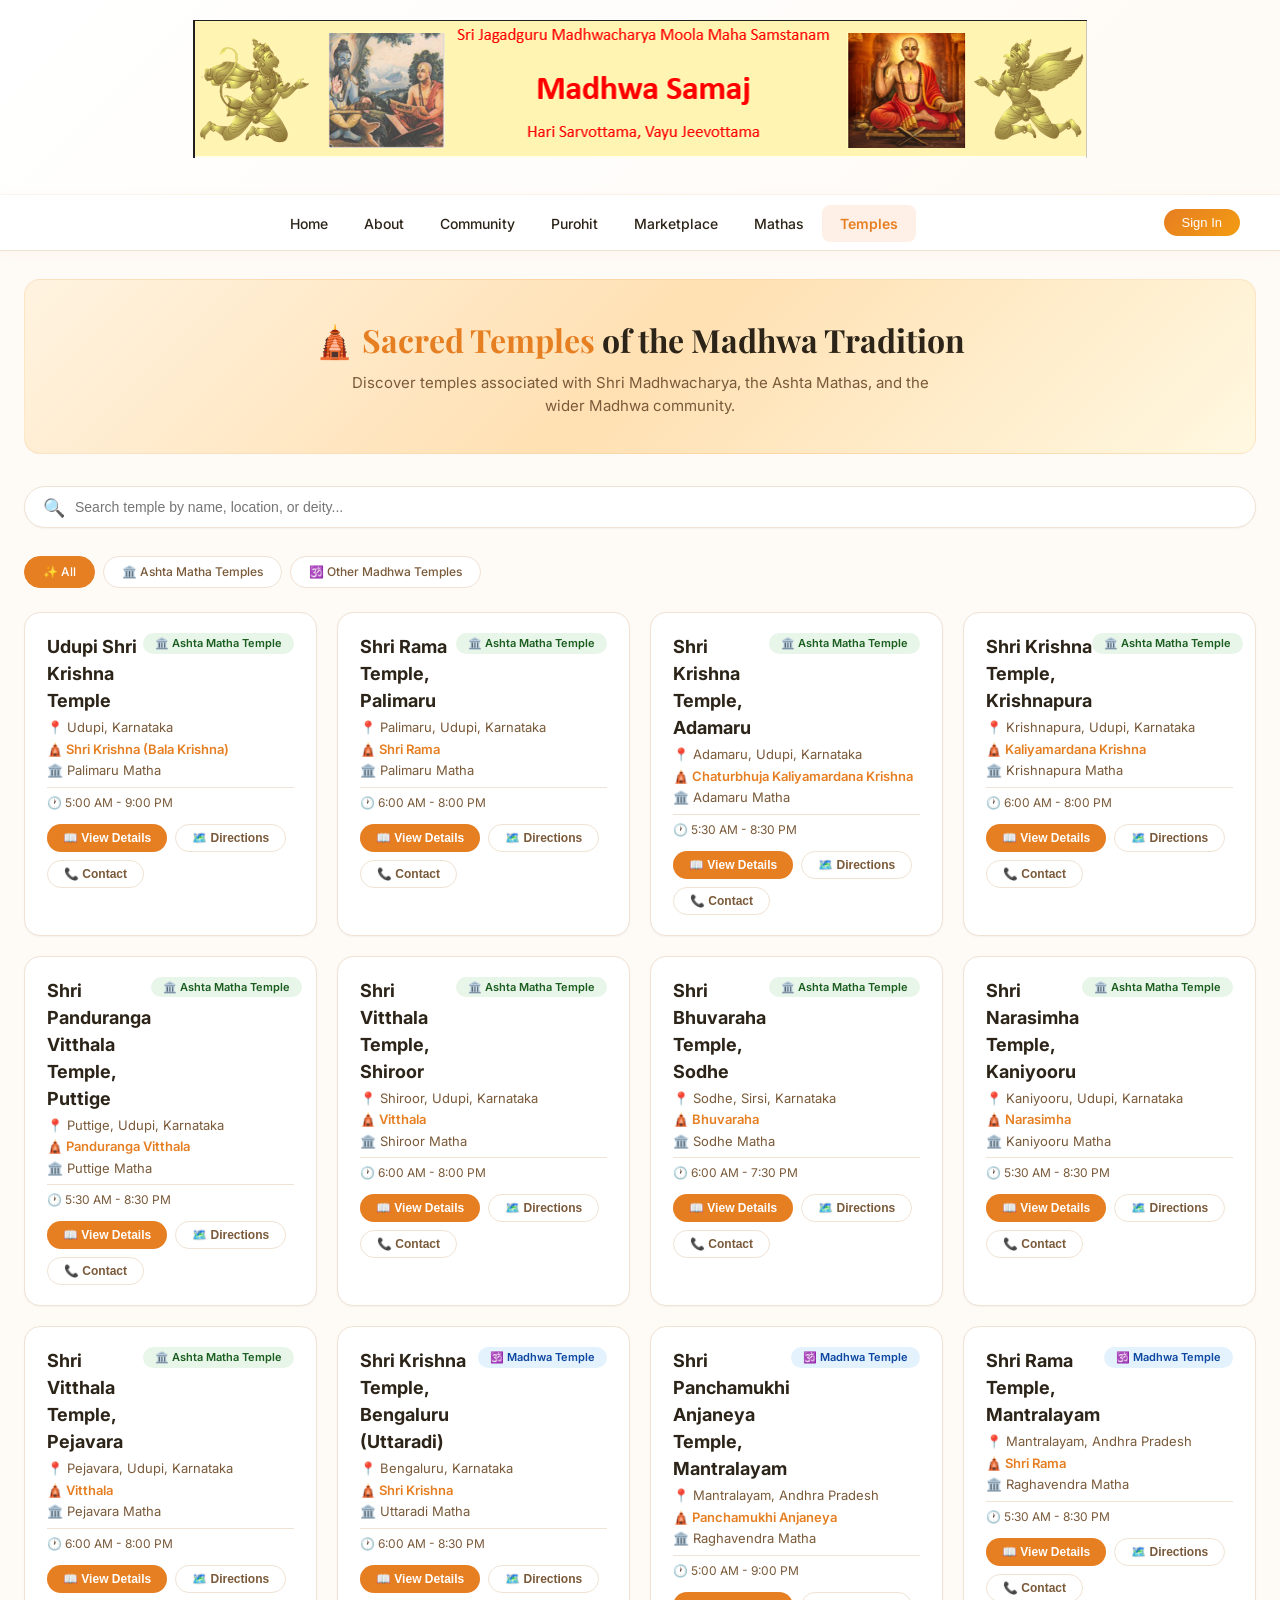
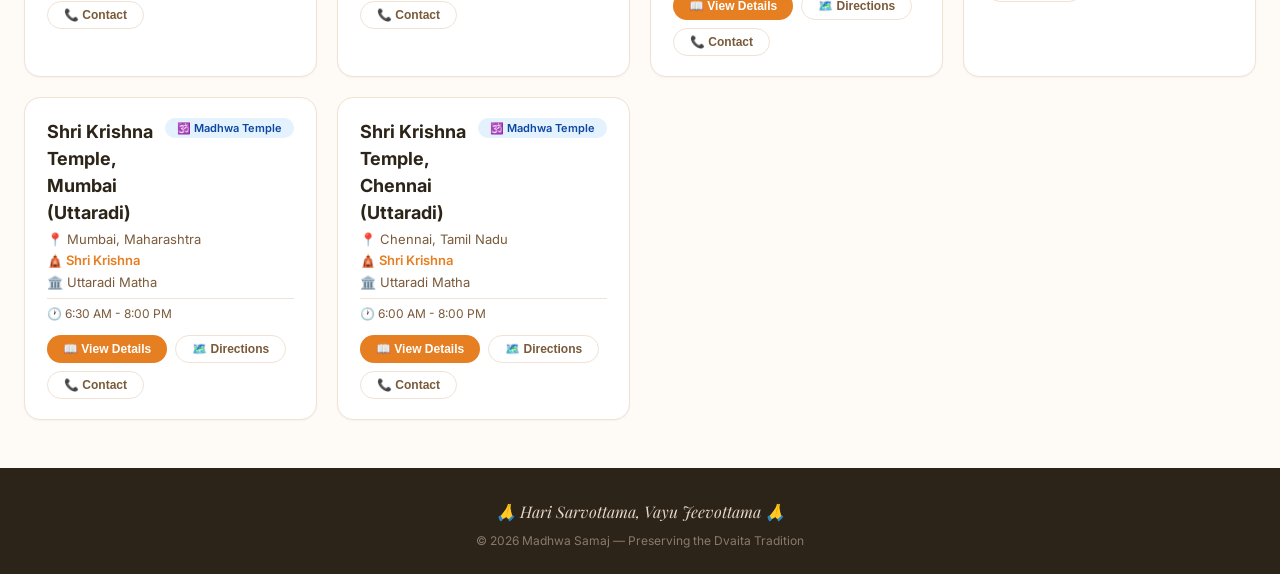
<file: ms-temples.html>
<!DOCTYPE html>
<html lang="en">
<head>
    <meta charset="UTF-8">
    <meta name="viewport" content="width=device-width, initial-scale=1.0, viewport-fit=cover">
    <title>Madhwa Samaj | Sacred Temples</title>
    <link href="https://fonts.googleapis.com/css2?family=Inter:opsz,wght@14..32,300;14..32,400;14..32,500;14..32,600;14..32,700&family=Playfair+Display:ital,wght@0,400;0,500;0,600;0,700;1,400&display=swap" rel="stylesheet">
    <style>
        * { margin: 0; padding: 0; box-sizing: border-box; }
        :root {
            --madhwa-primary: #e67e22;
            --madhwa-light: #f39c12;
            --madhwa-dark: #d35400;
            --google-blue: #4285f4;
            --google-red: #ea4335;
            --google-yellow: #fbbc04;
            --google-green: #34a853;
            --bg-warm: #fefaf5;
            --surface-white: #ffffff;
            --text-primary: #2c2418;
            --text-secondary: #7a5a3a;
            --border-soft: #f0e2d4;
            --shadow-sm: 0 1px 2px rgba(0,0,0,0.04);
            --shadow-md: 0 4px 14px rgba(230,126,34,0.06);
            --shadow-lg: 0 8px 28px rgba(0,0,0,0.08);
            --radius: 16px;
        }
        body {
            font-family: 'Inter', sans-serif;
            background: var(--bg-warm);
            color: var(--text-primary);
            line-height: 1.5;
            min-height: 100vh;
            display: flex;
            flex-direction: column;
        }
        .page-content {
            flex: 1;
            max-width: 1280px;
            margin: 0 auto;
            padding: 28px 24px 48px;
            width: 100%;
        }
        .temple-hero {
            background: linear-gradient(135deg, #fff3e0 0%, #ffe0b2 50%, #fff8e1 100%);
            border-radius: var(--radius);
            padding: 36px 32px;
            margin-bottom: 32px;
            text-align: center;
            border: 1px solid rgba(230,126,34,0.12);
        }
        .temple-hero h1 { font-family: 'Playfair Display', serif; font-size: 32px; font-weight: 700; color: var(--text-primary); }
        .temple-hero h1 span { color: var(--madhwa-primary); }
        .temple-hero p { font-size: 15px; color: var(--text-secondary); max-width: 600px; margin: 8px auto 0; }
        .search-section {
            display: flex;
            flex-wrap: wrap;
            gap: 12px;
            margin-bottom: 28px;
        }
        .search-bar {
            flex: 2;
            min-width: 200px;
            display: flex;
            align-items: center;
            background: white;
            border: 1px solid var(--border-soft);
            border-radius: 40px;
            padding: 0 18px;
            box-shadow: var(--shadow-sm);
        }
        .search-bar:focus-within { border-color: var(--madhwa-primary); box-shadow: 0 0 0 3px rgba(230,126,34,0.08); }
        .search-bar input { flex: 1; border: none; padding: 12px 10px; font-size: 14px; outline: none; background: transparent; }
        .search-bar .search-icon { font-size: 18px; color: var(--text-secondary); }
        .filter-chips {
            display: flex;
            gap: 8px;
            flex-wrap: wrap;
            margin-bottom: 24px;
        }
        .chip {
            padding: 6px 18px;
            border-radius: 40px;
            background: white;
            border: 1px solid var(--border-soft);
            font-size: 12px;
            font-weight: 500;
            color: var(--text-secondary);
            cursor: pointer;
            transition: all 0.2s;
            white-space: nowrap;
        }
        .chip:hover { background: #fff3e0; border-color: var(--madhwa-light); }
        .chip.active { background: var(--madhwa-primary); color: white; border-color: var(--madhwa-primary); }
        .temple-grid {
            display: grid;
            grid-template-columns: repeat(auto-fit, minmax(280px, 1fr));
            gap: 20px;
        }
        .temple-card {
            background: white;
            border-radius: var(--radius);
            border: 1px solid var(--border-soft);
            padding: 20px 22px;
            box-shadow: var(--shadow-sm);
            transition: transform 0.2s, box-shadow 0.2s;
        }
        .temple-card:hover { transform: translateY(-3px); box-shadow: var(--shadow-lg); }
        .temple-card .temple-header { display: flex; justify-content: space-between; align-items: flex-start; margin-bottom: 4px; }
        .temple-card .temple-name { font-size: 18px; font-weight: 700; color: var(--text-primary); }
        .temple-card .temple-badge { font-size: 11px; font-weight: 600; padding: 2px 12px; border-radius: 20px; background: #fff3e0; color: var(--madhwa-primary); white-space: nowrap; }
        .temple-card .temple-badge.ashta { background: #e8f5e9; color: #1b5e20; }
        .temple-card .temple-badge.other { background: #e3f2fd; color: #0d47a1; }
        .temple-card .temple-location { font-size: 13px; color: var(--text-secondary); margin-bottom: 2px; }
        .temple-card .temple-deity { font-size: 13px; color: var(--madhwa-primary); font-weight: 600; margin-bottom: 2px; }
        .temple-card .temple-matha { font-size: 13px; color: var(--text-secondary); margin-bottom: 4px; }
        .temple-card .temple-timings { font-size: 12px; color: var(--text-secondary); margin-top: 6px; padding-top: 6px; border-top: 1px solid var(--border-soft); }
        .temple-card .temple-actions { margin-top: 12px; display: flex; gap: 8px; flex-wrap: wrap; }
        .temple-card .temple-actions button { padding: 6px 16px; border: none; border-radius: 20px; font-size: 12px; font-weight: 600; cursor: pointer; transition: transform 0.2s; background: var(--madhwa-primary); color: white; }
        .temple-card .temple-actions button:hover { transform: scale(1.02); }
        .temple-card .temple-actions .btn-outline { background: none; color: var(--text-secondary); border: 1px solid var(--border-soft); }
        .temple-card .temple-actions .btn-outline:hover { background: #fff3e0; border-color: var(--madhwa-light); }
        @media (max-width: 768px) {
            .page-content { padding: 20px 16px 40px; }
            .temple-hero { padding: 24px 20px; }
            .temple-hero h1 { font-size: 26px; }
            .temple-grid { grid-template-columns: 1fr; gap: 16px; }
            .search-section { flex-direction: column; }
            .search-bar { width: 100%; }
            .filter-chips { gap: 6px; }
            .chip { font-size: 11px; padding: 4px 14px; }
        }
        @media (max-width: 480px) {
            .temple-card .temple-name { font-size: 16px; }
            .temple-card .temple-badge { font-size: 10px; padding: 2px 10px; }
            .temple-card .temple-actions { flex-wrap: wrap; }
        }
    </style>
</head>
<body>
    <div id="headerPlaceholder"></div>
    <main class="page-content">
        <div class="temple-hero">
            <h1>🛕 <span>Sacred Temples</span> of the Madhwa Tradition</h1>
            <p>Discover temples associated with Shri Madhwacharya, the Ashta Mathas, and the wider Madhwa community.</p>
        </div>
        <div class="search-section">
            <div class="search-bar">
                <span class="search-icon">🔍</span>
                <input type="text" id="searchInput" placeholder="Search temple by name, location, or deity..." oninput="filterTemples()">
            </div>
        </div>
        <div class="filter-chips">
            <span class="chip active" data-filter="all" onclick="filterByChip('all', this)">✨ All</span>
            <span class="chip" data-filter="ashta" onclick="filterByChip('ashta', this)">🏛️ Ashta Matha Temples</span>
            <span class="chip" data-filter="other" onclick="filterByChip('other', this)">🕉️ Other Madhwa Temples</span>
        </div>
        <div class="temple-grid" id="templeGrid"></div>
    </main>
    <footer class="site-footer">
        <div class="footer-mantra">🙏 Hari Sarvottama, Vayu Jeevottama 🙏</div>
        <div class="footer-copy">© 2026 Madhwa Samaj — Preserving the Dvaita Tradition</div>
    </footer>
    <div class="toast" id="toast">🛕 Temple details loaded!</div>
    <script>
        // =============================================
        // HAMBURGER — DEFINED IN PAGE
        // =============================================
        function initHamburger() {
            const hamburger = document.getElementById('hamburgerBtn');
            const navLinks = document.getElementById('navLinks');
            if (!hamburger || !navLinks) return;

            const newHamburger = hamburger.cloneNode(true);
            hamburger.parentNode.replaceChild(newHamburger, hamburger);
            const newNavLinks = navLinks.cloneNode(true);
            navLinks.parentNode.replaceChild(newNavLinks, navLinks);

            const finalHamburger = document.getElementById('hamburgerBtn');
            const finalNavLinks = document.getElementById('navLinks');

            finalHamburger.addEventListener('click', function(e) {
                e.stopPropagation();
                finalNavLinks.classList.toggle('active');
            });

            finalNavLinks.querySelectorAll('a').forEach(link => {
                link.addEventListener('click', () => {
                    finalNavLinks.classList.remove('active');
                });
            });

            document.addEventListener('click', function(e) {
                if (!finalNavLinks.contains(e.target) && !finalHamburger.contains(e.target)) {
                    finalNavLinks.classList.remove('active');
                }
            });
        }

        function highlightCurrentPage() {
            const currentPage = window.location.pathname.split('/').pop() || 'ms-temples.html';
            document.querySelectorAll('.nav-links a').forEach(link => {
                const href = link.getAttribute('href');
                if (href === currentPage) {
                    link.classList.add('active');
                } else {
                    link.classList.remove('active');
                }
            });
        }

        // =============================================
        // TEMPLE DATA & LOGIC
        // =============================================
        const templeData = [
            { id: 1, name: "Udupi Shri Krishna Temple", type: "ashta", location: "Udupi, Karnataka", deity: "Shri Krishna (Bala Krishna)", matha: "Palimaru Matha", timings: "5:00 AM - 9:00 PM" },
            { id: 2, name: "Shri Rama Temple, Palimaru", type: "ashta", location: "Palimaru, Udupi, Karnataka", deity: "Shri Rama", matha: "Palimaru Matha", timings: "6:00 AM - 8:00 PM" },
            { id: 3, name: "Shri Krishna Temple, Adamaru", type: "ashta", location: "Adamaru, Udupi, Karnataka", deity: "Chaturbhuja Kaliyamardana Krishna", matha: "Adamaru Matha", timings: "5:30 AM - 8:30 PM" },
            { id: 4, name: "Shri Krishna Temple, Krishnapura", type: "ashta", location: "Krishnapura, Udupi, Karnataka", deity: "Kaliyamardana Krishna", matha: "Krishnapura Matha", timings: "6:00 AM - 8:00 PM" },
            { id: 5, name: "Shri Panduranga Vitthala Temple, Puttige", type: "ashta", location: "Puttige, Udupi, Karnataka", deity: "Panduranga Vitthala", matha: "Puttige Matha", timings: "5:30 AM - 8:30 PM" },
            { id: 6, name: "Shri Vitthala Temple, Shiroor", type: "ashta", location: "Shiroor, Udupi, Karnataka", deity: "Vitthala", matha: "Shiroor Matha", timings: "6:00 AM - 8:00 PM" },
            { id: 7, name: "Shri Bhuvaraha Temple, Sodhe", type: "ashta", location: "Sodhe, Sirsi, Karnataka", deity: "Bhuvaraha", matha: "Sodhe Matha", timings: "6:00 AM - 7:30 PM" },
            { id: 8, name: "Shri Narasimha Temple, Kaniyooru", type: "ashta", location: "Kaniyooru, Udupi, Karnataka", deity: "Narasimha", matha: "Kaniyooru Matha", timings: "5:30 AM - 8:30 PM" },
            { id: 9, name: "Shri Vitthala Temple, Pejavara", type: "ashta", location: "Pejavara, Udupi, Karnataka", deity: "Vitthala", matha: "Pejavara Matha", timings: "6:00 AM - 8:00 PM" },
            { id: 10, name: "Shri Krishna Temple, Bengaluru (Uttaradi)", type: "other", location: "Bengaluru, Karnataka", deity: "Shri Krishna", matha: "Uttaradi Matha", timings: "6:00 AM - 8:30 PM" },
            { id: 11, name: "Shri Panchamukhi Anjaneya Temple, Mantralayam", type: "other", location: "Mantralayam, Andhra Pradesh", deity: "Panchamukhi Anjaneya", matha: "Raghavendra Matha", timings: "5:00 AM - 9:00 PM" },
            { id: 12, name: "Shri Rama Temple, Mantralayam", type: "other", location: "Mantralayam, Andhra Pradesh", deity: "Shri Rama", matha: "Raghavendra Matha", timings: "5:30 AM - 8:30 PM" },
            { id: 13, name: "Shri Krishna Temple, Mumbai (Uttaradi)", type: "other", location: "Mumbai, Maharashtra", deity: "Shri Krishna", matha: "Uttaradi Matha", timings: "6:30 AM - 8:00 PM" },
            { id: 14, name: "Shri Krishna Temple, Chennai (Uttaradi)", type: "other", location: "Chennai, Tamil Nadu", deity: "Shri Krishna", matha: "Uttaradi Matha", timings: "6:00 AM - 8:00 PM" }
        ];
        let activeFilter = 'all';
        function renderTemples(temples) {
            const grid = document.getElementById('templeGrid');
            if (temples.length === 0) {
                grid.innerHTML = `<p style="grid-column:1/-1; text-align:center; color:var(--text-secondary); padding:60px 0;">No temples found. Try a different search! 🔍</p>`;
                return;
            }
            let html = '';
            temples.forEach(t => {
                const badgeClass = t.type === 'ashta' ? 'ashta' : 'other';
                const badgeLabel = t.type === 'ashta' ? '🏛️ Ashta Matha Temple' : '🕉️ Madhwa Temple';
                html += `
                    <div class="temple-card" data-name="${t.name.toLowerCase()}" data-location="${t.location.toLowerCase()}" data-deity="${t.deity.toLowerCase()}" data-type="${t.type}">
                        <div class="temple-header">
                            <div class="temple-name">${t.name}</div>
                            <span class="temple-badge ${badgeClass}">${badgeLabel}</span>
                        </div>
                        <div class="temple-location">📍 ${t.location}</div>
                        <div class="temple-deity">🛕 ${t.deity}</div>
                        <div class="temple-matha">🏛️ ${t.matha}</div>
                        <div class="temple-timings">🕐 ${t.timings}</div>
                        <div class="temple-actions">
                            <button onclick="showToast('🛕 ${t.name} details loaded!')">📖 View Details</button>
                            <button class="btn-outline" onclick="showToast('📍 ${t.location}')">🗺️ Directions</button>
                            <button class="btn-outline" onclick="showToast('📞 Contact info for ${t.name}')">📞 Contact</button>
                        </div>
                    </div>
                `;
            });
            grid.innerHTML = html;
        }
        function filterTemples() {
            const search = document.getElementById('searchInput').value.toLowerCase();
            const filtered = templeData.filter(t => {
                const matchSearch = t.name.toLowerCase().includes(search) || t.location.toLowerCase().includes(search) || t.deity.toLowerCase().includes(search) || t.matha.toLowerCase().includes(search);
                const matchFilter = activeFilter === 'all' || t.type === activeFilter;
                return matchSearch && matchFilter;
            });
            renderTemples(filtered);
        }
        function filterByChip(filter, el) {
            activeFilter = filter;
            document.querySelectorAll('.chip').forEach(c => c.classList.remove('active'));
            el.classList.add('active');
            filterTemples();
        }
        function showToast(msg) {
            const toast = document.getElementById('toast');
            toast.textContent = msg;
            toast.classList.add('show');
            clearTimeout(toast._timer);
            toast._timer = setTimeout(() => toast.classList.remove('show'), 3000);
        }

        // =============================================
        // LOAD HEADER
        // =============================================
        fetch('components/header.html')
            .then(res => res.text())
            .then(data => {
                document.getElementById('headerPlaceholder').innerHTML = data;
                initHamburger();
                highlightCurrentPage();
            })
            .catch(err => console.error('Failed to load header:', err));

        renderTemples(templeData);
    </script>
    <style>
        .toast {
            position: fixed;
            bottom: 100px;
            left: 50%;
            transform: translateX(-50%);
            background: #2c2418;
            color: white;
            padding: 14px 28px;
            border-radius: 40px;
            font-size: 13px;
            font-weight: 500;
            box-shadow: 0 8px 28px rgba(0,0,0,0.2);
            z-index: 300;
            opacity: 0;
            pointer-events: none;
            transition: all 0.4s ease;
        }
        .toast.show { opacity: 1; bottom: 120px; }
        .site-footer {
            background: #2c2418;
            color: #b8a994;
            padding: 32px 24px 24px;
            text-align: center;
            font-size: 13px;
            margin-top: auto;
        }
        .site-footer .footer-mantra { font-family: 'Playfair Display', serif; font-size: 16px; font-style: italic; color: #e6d5c4; margin-bottom: 8px; }
        .site-footer .footer-copy { font-size: 12px; color: #8a7a6a; }
        @media (max-width: 480px) {
            .site-footer { padding: 24px 16px 20px; }
            .site-footer .footer-mantra { font-size: 14px; }
        }
    </style>
</body>
</html>
</file>
